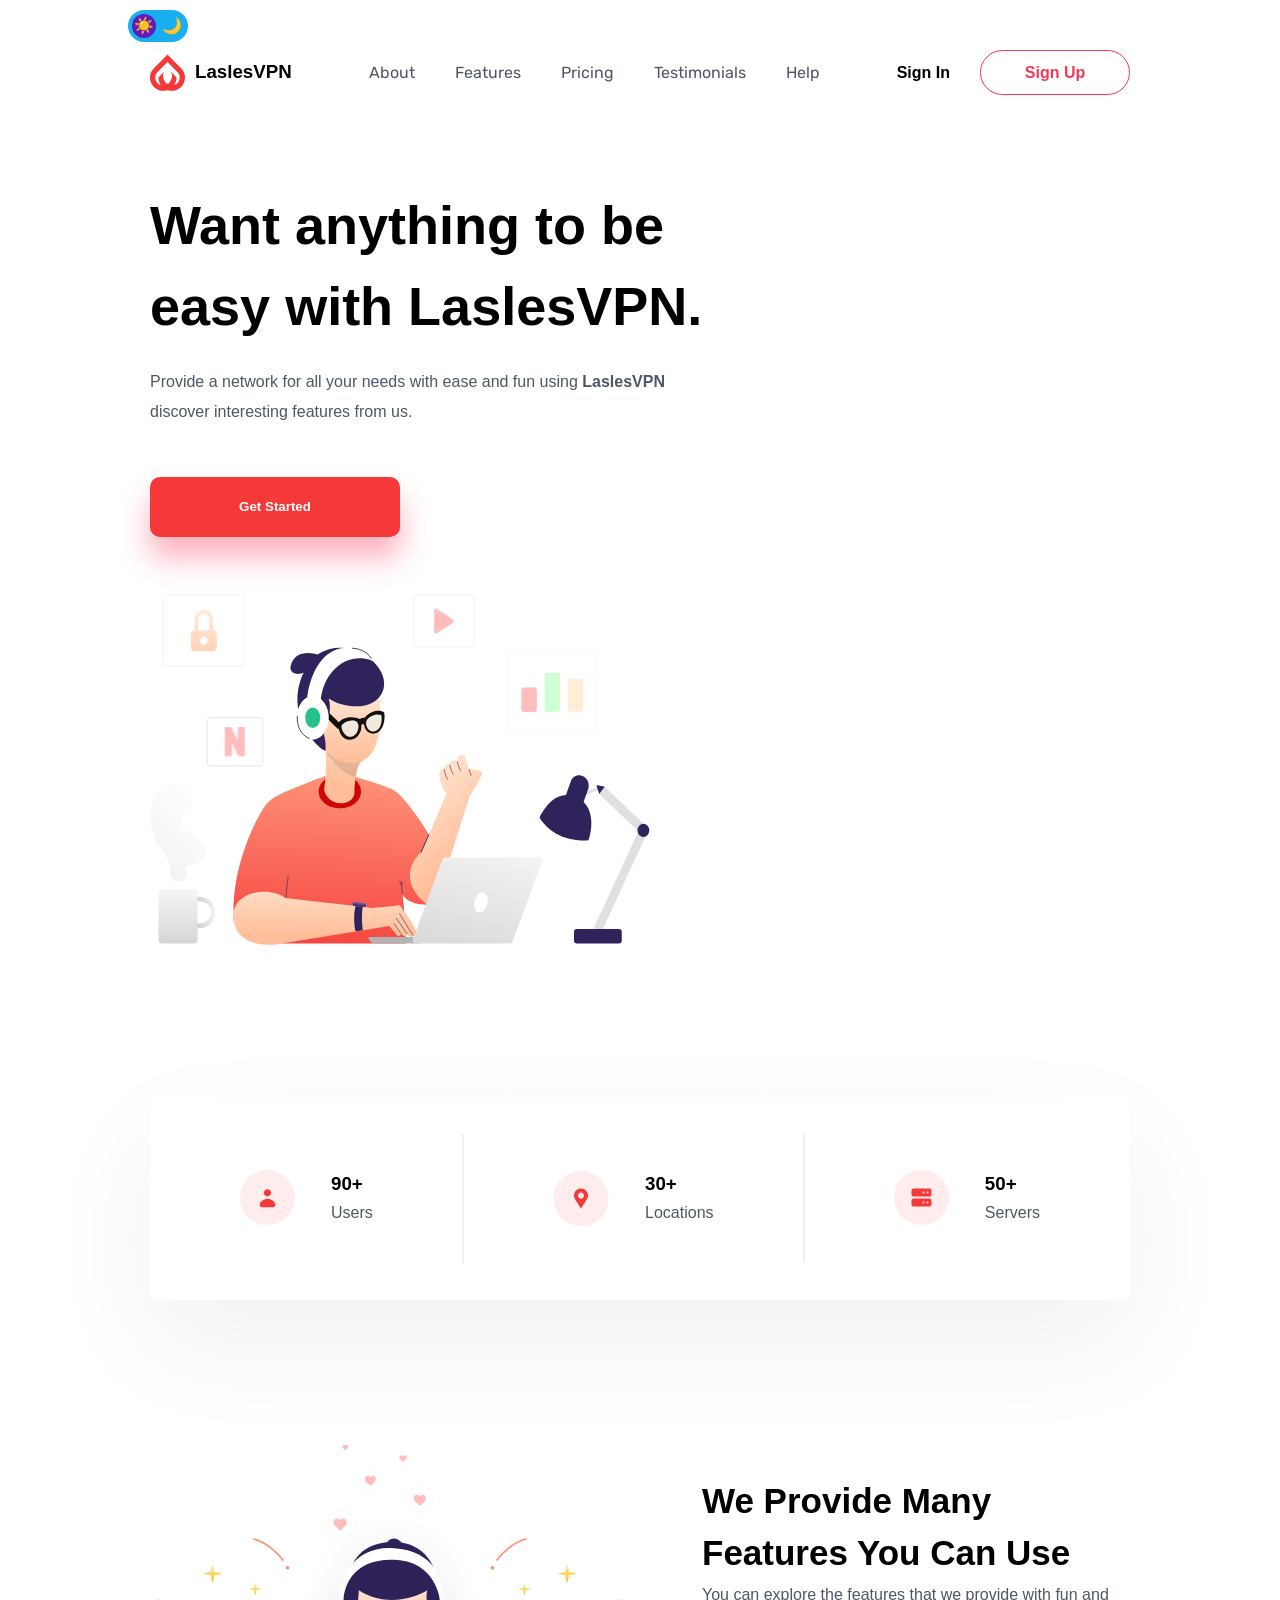
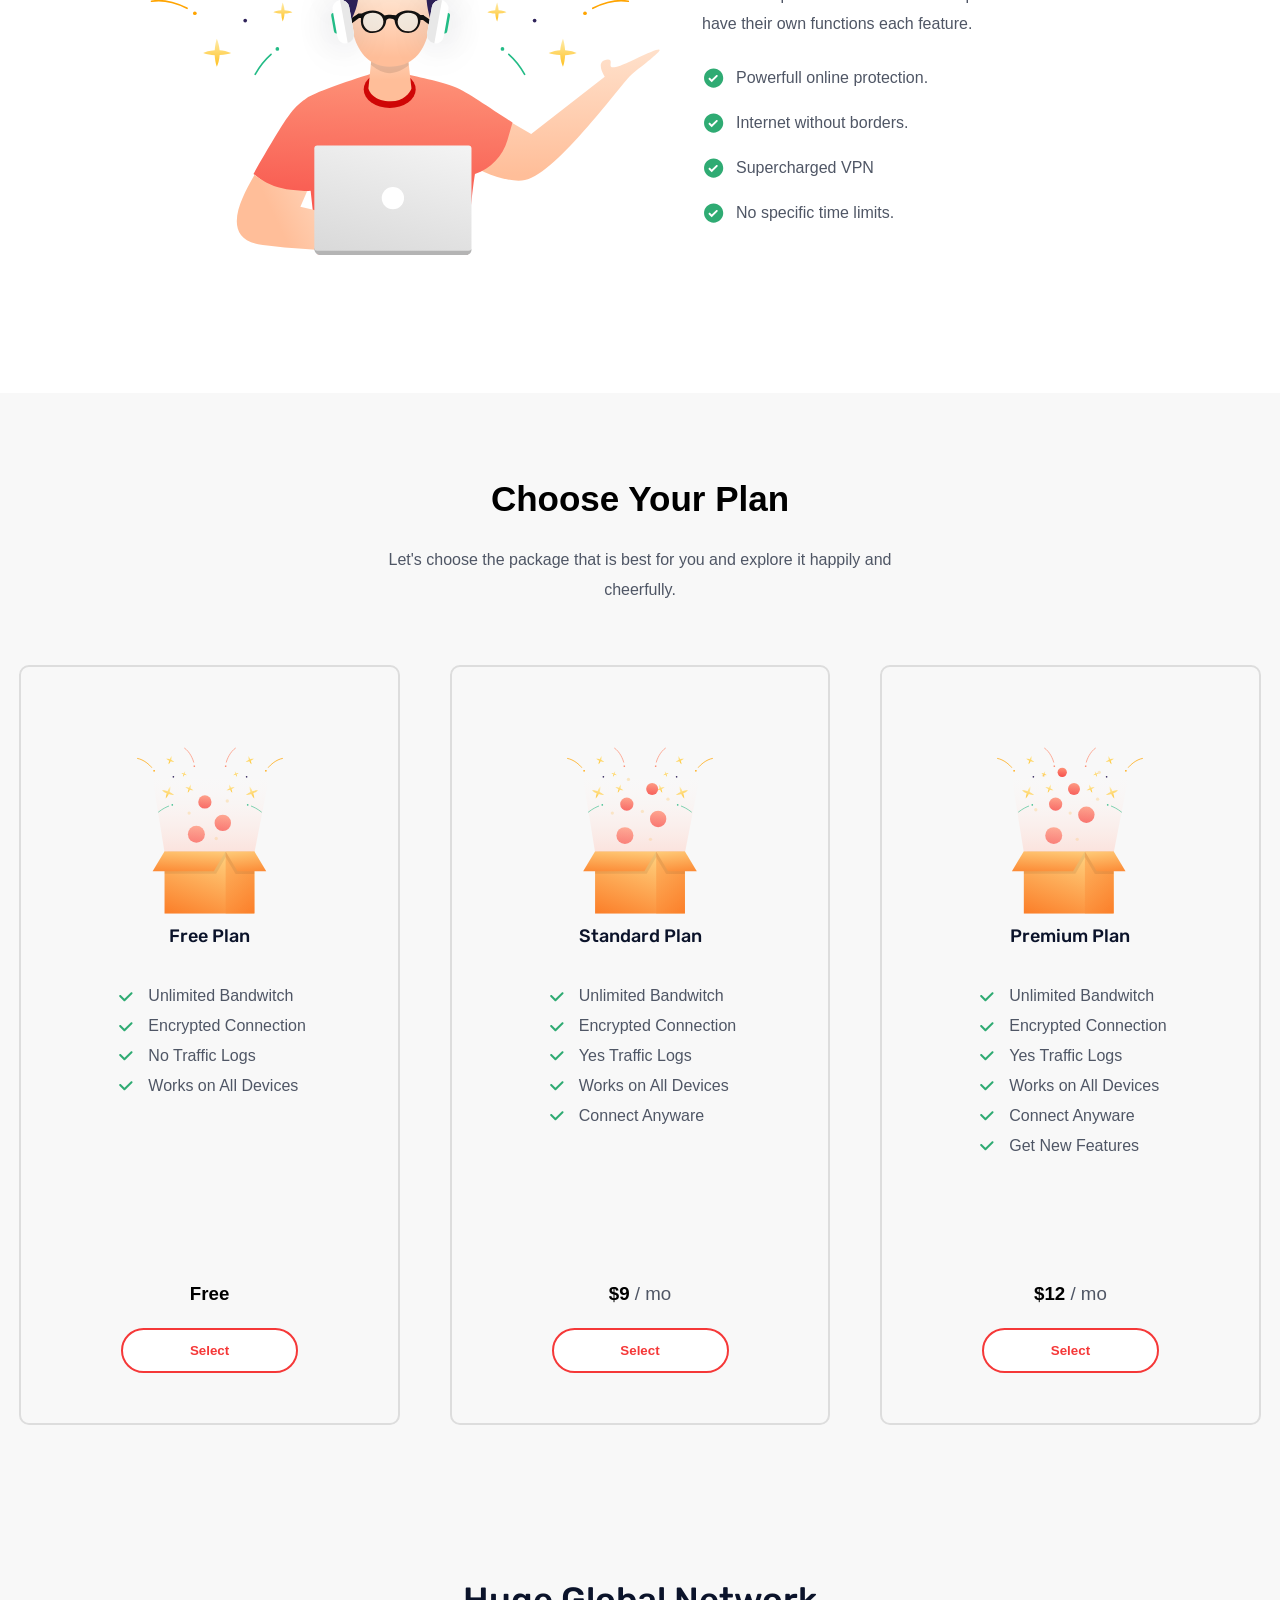
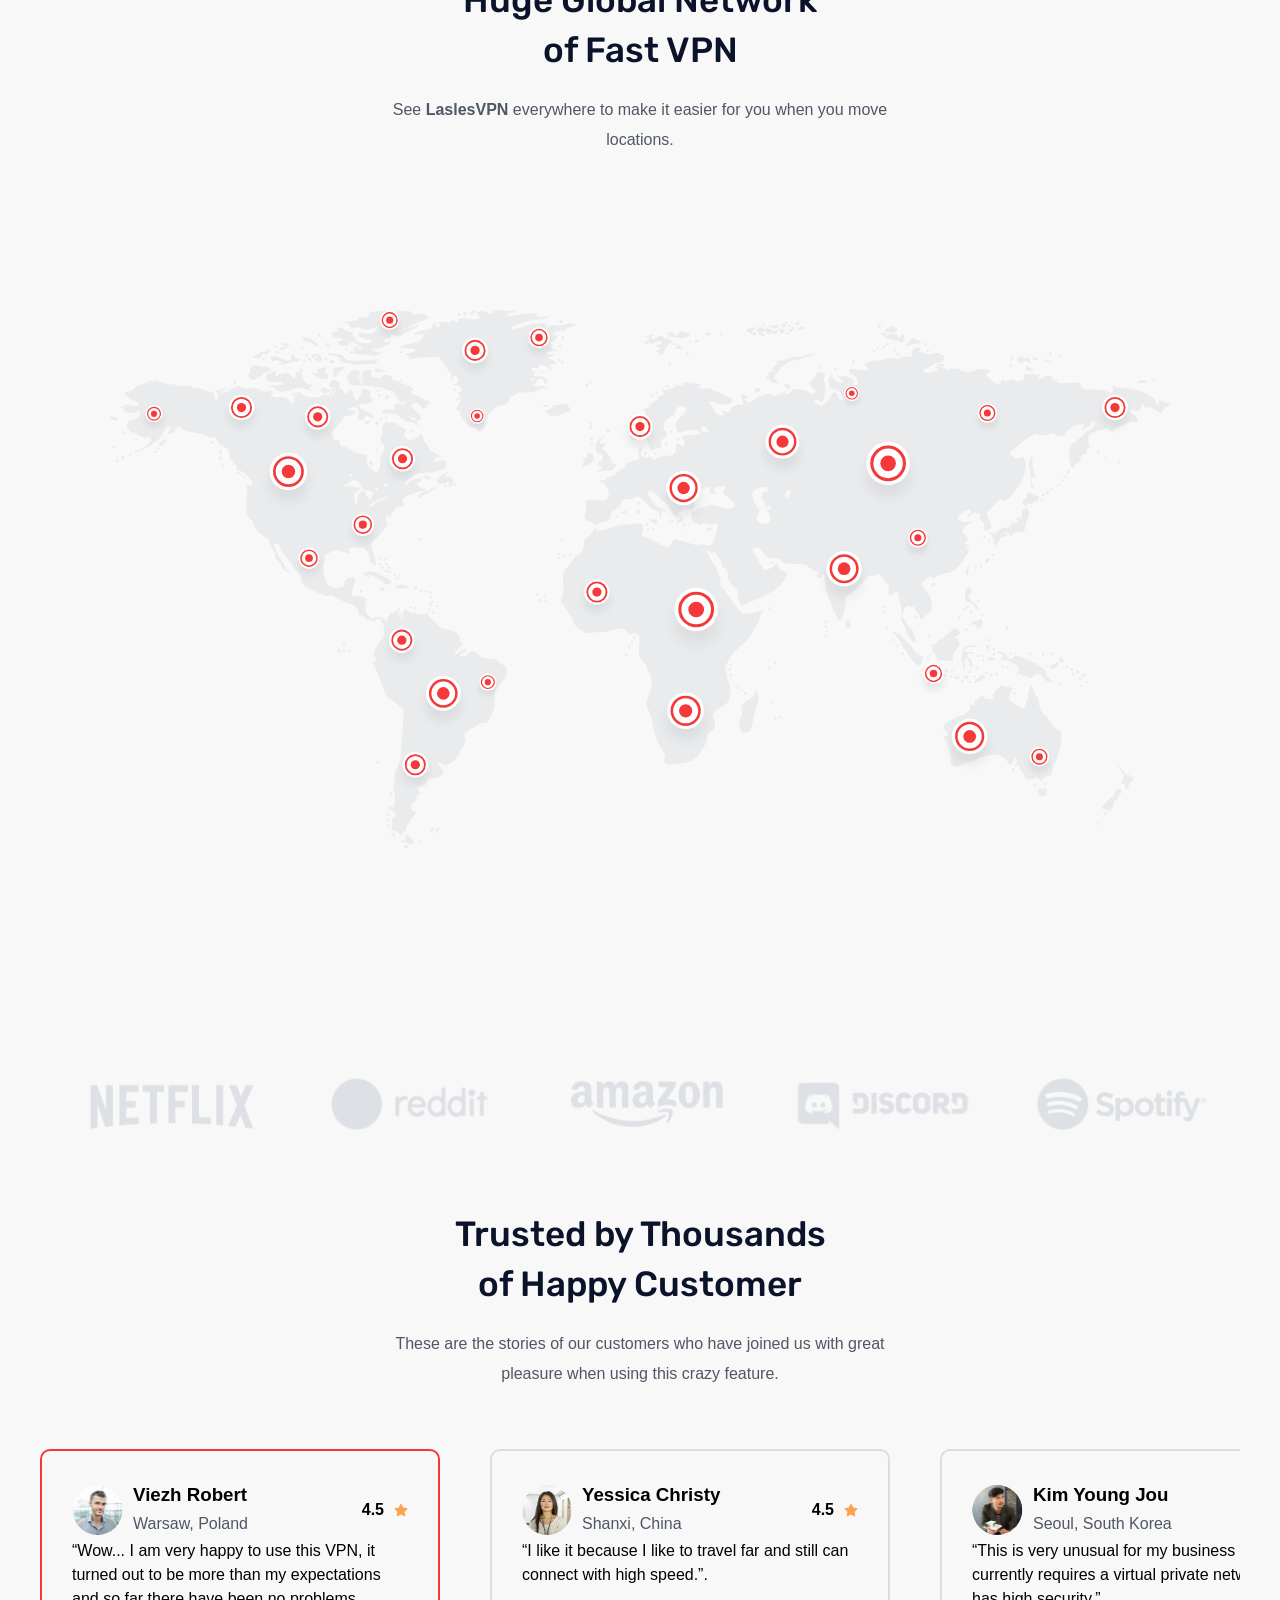
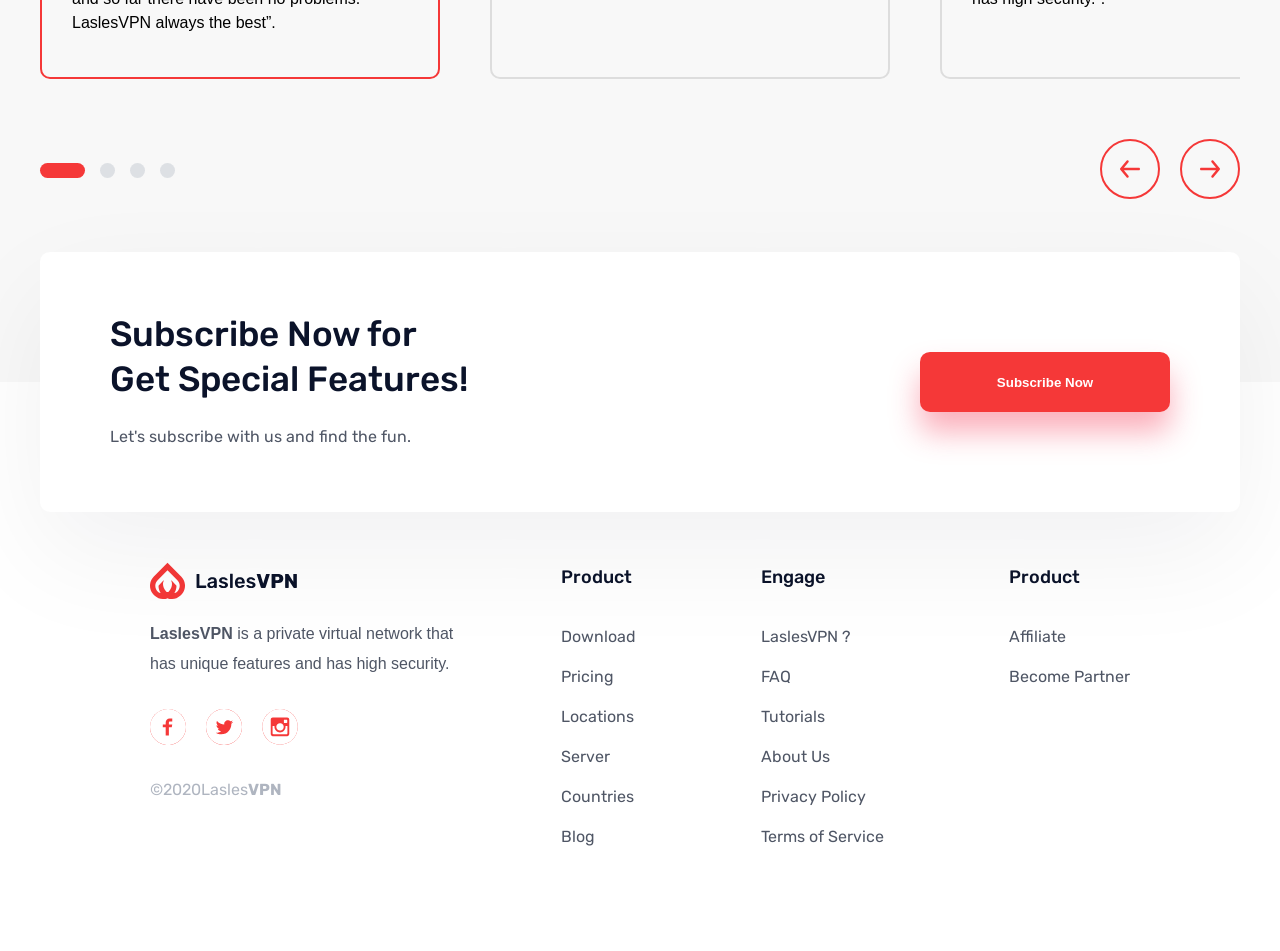
<file: index.html>
<!DOCTYPE html>
<html lang="en">
<head>
    <meta charset="UTF-8">
    <meta name="viewport" content="width=device-width, initial-scale=1.0">
    <link rel="preconnect" href="https://fonts.googleapis.com">
    <link rel="preconnect" href="https://fonts.gstatic.com/" crossorigin>
    <link href="https://fonts.googleapis.com/css2?family=Rubik:ital,wght@0,300..900;1,300..900&display=swap" rel="stylesheet">
    <link href="style.css" rel="stylesheet">
    <title>Document</title>
</head>
<body>
    <label class="theme-switch">
        <input type="checkbox" id="themeToggle">
            <span class="slider">
            <span class="icon sun">☀️</span>
            <span class="icon moon">🌙</span>
        </span>
    </label>

    
    <div class="navBlockMobile" id="menuOverlay">
        <div class="containerBurger">
            <button class="closeBtn" id="closeBtn"><svg xmlns="http://www.w3.org/2000/svg" width="24" height="24" viewBox="0 0 24 24" fill="none" stroke="currentColor" stroke-width="2" stroke-linecap="round" stroke-linejoin="round">
                <line x1="18" y1="6" x2="6" y2="18" />
                <line x1="6" y1="6" x2="18" y2="18" />
            </svg>
            </button>
            <div class="logo">
                <svg width="35" height="37" viewBox="0 0 35 37" fill="none" xmlns="http://www.w3.org/2000/svg">
                        <path d="M31.1473 14.1548L31.1255 14.1329C31.1238 14.1317 31.1224 14.1301 31.1215 14.1282L17.5006 0.463623L3.87983 14.1278C3.87826 14.1294 3.8758 14.1326 3.8758 14.1326L3.85333 14.1544C1.77053 16.2556 0.447586 18.9949 0.0948177 21.9369C-0.25795 24.8789 0.379698 27.8549 1.90639 30.3916C3.43309 32.9284 5.76122 34.8805 8.52069 35.9373C11.2802 36.9942 14.3126 37.0954 17.136 36.2247C17.3735 36.1519 17.6275 36.1519 17.8651 36.2247C20.6882 37.0951 23.7205 36.9938 26.4798 35.9368C29.2391 34.8798 31.567 32.9279 33.0936 30.3913C34.6202 27.8547 35.2579 24.8789 34.9053 21.9371C34.5526 18.9952 33.2299 16.2559 31.1473 14.1548ZM8.7232 23.1654C8.65689 23.2319 8.6043 23.311 8.56844 23.3978C8.53256 23.4846 8.5141 23.5777 8.51412 23.6718C8.53835 26.0835 9.21776 28.4427 10.4792 30.4959C10.5079 30.5425 10.5211 30.597 10.517 30.6515C10.513 30.706 10.4918 30.7579 10.4566 30.7997C10.4213 30.8415 10.3738 30.871 10.3209 30.8841C10.2679 30.8971 10.2122 30.8931 10.1616 30.8724C9.21332 30.4723 8.35182 29.8906 7.62531 29.1599C6.13646 27.6661 5.29946 25.6404 5.2981 23.528C5.29675 21.4155 6.13117 19.3888 7.61812 17.8932L17.5006 7.98018L27.3826 17.8932C28.8698 19.3887 29.7045 21.4154 29.703 23.528C29.7018 25.6404 28.8647 27.6661 27.3757 29.1599C26.6492 29.8906 25.7877 30.4723 24.8396 30.8724C24.7889 30.8931 24.7332 30.8971 24.6802 30.8841C24.6273 30.871 24.5798 30.8414 24.5445 30.7997C24.5093 30.7579 24.488 30.706 24.484 30.6513C24.4799 30.5968 24.4931 30.5423 24.5218 30.4957C25.7835 28.4427 26.4633 26.0835 26.4879 23.6718C26.4879 23.5777 26.4692 23.4846 26.4332 23.3976C26.3971 23.3106 26.3444 23.2318 26.2779 23.1652L21.6037 18.1916C21.557 18.1526 21.4985 18.1312 21.4378 18.1312C21.3773 18.1312 21.3186 18.1526 21.2721 18.1916C21.2255 18.2304 21.1942 18.2845 21.1833 18.3444C21.1724 18.4042 21.1828 18.4657 21.2127 18.5187C23.0281 21.8143 21.467 26.548 18.8637 29.1599L18.85 29.1737C18.4907 29.5303 18.0056 29.7302 17.5002 29.73C16.9948 29.7298 16.5098 29.5296 16.1508 29.1728L16.1382 29.1599C13.5339 26.548 11.9736 21.8148 13.7893 18.5194C13.8192 18.4664 13.8296 18.4049 13.8187 18.3451C13.8079 18.2852 13.7764 18.2311 13.7299 18.1923C13.6834 18.1533 13.6247 18.1319 13.5642 18.1319C13.5036 18.1319 13.4449 18.1533 13.3984 18.1923L8.7232 23.1654Z" fill="#F53838"/>
                    </svg>
                <h3>LaslesVPN</h3>
            </div>
        <ul>
            <li><a href="#">About</a></li>
            <li><a href="#">Features</a></li>
            <li><a href="#">Pricing</a></li>
            <li><a href="#">Testimonials</a></li>
            <li><a href="#">Help</a></li>
        </ul>
        </div>
        
    </div>
    <svg style="display: none;">
        <symbol id="check-icon" viewBox="0 0 25 25" fill="none" xmlns="http://www.w3.org/2000/svg">
                <path d="M12.1215 2.54932C6.60746 2.54932 2.12146 7.03532 2.12146 12.5493C2.12146 18.0633 6.60746 22.5493 12.1215 22.5493C17.6355 22.5493 22.1215 18.0633 22.1215 12.5493C22.1215 7.03532 17.6355 2.54932 12.1215 2.54932ZM10.1225 16.9623L7.11691 13.9632C6.72616 13.5733 6.72537 12.9405 7.11515 12.5496C7.50517 12.1585 8.13847 12.1578 8.52939 12.548L10.1205 14.1363L14.7075 9.54932C15.0979 9.15885 15.731 9.15885 16.1215 9.54932C16.5119 9.93978 16.5119 10.5729 16.1215 10.9633L10.1225 16.9623Z" fill="#2FAB73"/>
            </symbol>
    </svg>
    <svg style="display: none;">
        <symbol id="check-icon2"viewBox="0 0 25 25" fill="none" xmlns="http://www.w3.org/2000/svg">
            <path d="M11.4487 17.2795C11.3174 17.2798 11.1874 17.2542 11.0661 17.204C10.9448 17.1539 10.8345 17.0804 10.7417 16.9875L6.4997 12.7445C6.40412 12.6524 6.32786 12.5421 6.27537 12.4201C6.22288 12.2981 6.1952 12.1669 6.19395 12.0342C6.19271 11.9014 6.21792 11.7697 6.26811 11.6468C6.3183 11.5238 6.39248 11.4121 6.4863 11.3182C6.58013 11.2242 6.69173 11.1499 6.81458 11.0995C6.93744 11.0491 7.0691 11.0237 7.20188 11.0248C7.33466 11.0259 7.4659 11.0534 7.58794 11.1057C7.70998 11.158 7.82038 11.2341 7.9127 11.3295L11.4477 14.8645L17.8127 8.50155C18.0002 8.31391 18.2546 8.20844 18.5198 8.20834C18.7851 8.20825 19.0396 8.31354 19.2272 8.50105C19.4148 8.68855 19.5203 8.94292 19.5204 9.20819C19.5205 9.47346 19.4152 9.72791 19.2277 9.91555L12.1557 16.9875C12.0629 17.0804 11.9526 17.1539 11.8313 17.204C11.71 17.2542 11.58 17.2798 11.4487 17.2795Z" fill="#2FAB73"/>        
        </symbol> 
    </svg>
    <div class="registrationWindow" id="registrationWindow">
        <button class="closeReg" id="closeReg">X</button>
        <div class="regInput">
            <div class="logoInput">
                <svg width="35" height="37" viewBox="0 0 35 37" fill="none" xmlns="http://www.w3.org/2000/svg">
                    <path d="M31.1473 14.1548L31.1255 14.1329C31.1238 14.1317 31.1224 14.1301 31.1215 14.1282L17.5006 0.463623L3.87983 14.1278C3.87826 14.1294 3.8758 14.1326 3.8758 14.1326L3.85333 14.1544C1.77053 16.2556 0.447586 18.9949 0.0948177 21.9369C-0.25795 24.8789 0.379698 27.8549 1.90639 30.3916C3.43309 32.9284 5.76122 34.8805 8.52069 35.9373C11.2802 36.9942 14.3126 37.0954 17.136 36.2247C17.3735 36.1519 17.6275 36.1519 17.8651 36.2247C20.6882 37.0951 23.7205 36.9938 26.4798 35.9368C29.2391 34.8798 31.567 32.9279 33.0936 30.3913C34.6202 27.8547 35.2579 24.8789 34.9053 21.9371C34.5526 18.9952 33.2299 16.2559 31.1473 14.1548ZM8.7232 23.1654C8.65689 23.2319 8.6043 23.311 8.56844 23.3978C8.53256 23.4846 8.5141 23.5777 8.51412 23.6718C8.53835 26.0835 9.21776 28.4427 10.4792 30.4959C10.5079 30.5425 10.5211 30.597 10.517 30.6515C10.513 30.706 10.4918 30.7579 10.4566 30.7997C10.4213 30.8415 10.3738 30.871 10.3209 30.8841C10.2679 30.8971 10.2122 30.8931 10.1616 30.8724C9.21332 30.4723 8.35182 29.8906 7.62531 29.1599C6.13646 27.6661 5.29946 25.6404 5.2981 23.528C5.29675 21.4155 6.13117 19.3888 7.61812 17.8932L17.5006 7.98018L27.3826 17.8932C28.8698 19.3887 29.7045 21.4154 29.703 23.528C29.7018 25.6404 28.8647 27.6661 27.3757 29.1599C26.6492 29.8906 25.7877 30.4723 24.8396 30.8724C24.7889 30.8931 24.7332 30.8971 24.6802 30.8841C24.6273 30.871 24.5798 30.8414 24.5445 30.7997C24.5093 30.7579 24.488 30.706 24.484 30.6513C24.4799 30.5968 24.4931 30.5423 24.5218 30.4957C25.7835 28.4427 26.4633 26.0835 26.4879 23.6718C26.4879 23.5777 26.4692 23.4846 26.4332 23.3976C26.3971 23.3106 26.3444 23.2318 26.2779 23.1652L21.6037 18.1916C21.557 18.1526 21.4985 18.1312 21.4378 18.1312C21.3773 18.1312 21.3186 18.1526 21.2721 18.1916C21.2255 18.2304 21.1942 18.2845 21.1833 18.3444C21.1724 18.4042 21.1828 18.4657 21.2127 18.5187C23.0281 21.8143 21.467 26.548 18.8637 29.1599L18.85 29.1737C18.4907 29.5303 18.0056 29.7302 17.5002 29.73C16.9948 29.7298 16.5098 29.5296 16.1508 29.1728L16.1382 29.1599C13.5339 26.548 11.9736 21.8148 13.7893 18.5194C13.8192 18.4664 13.8296 18.4049 13.8187 18.3451C13.8079 18.2852 13.7764 18.2311 13.7299 18.1923C13.6834 18.1533 13.6247 18.1319 13.5642 18.1319C13.5036 18.1319 13.4449 18.1533 13.3984 18.1923L8.7232 23.1654Z" fill="#F53838"/>
                </svg>
            
                <h3>LaslesVPN</h3>
                <h3>Hello! Welcome back!</h3>
                <a href="#" id="aReg">Do you have an account?</a>
            </div>
            <div class="containerInput">
                <input class="inputArea" id="login" placeholder="Enter name" maxlength="15">
                <input class="inputArea" id="login" placeholder="Enter last name" maxlength="15">
                <input class="inputArea" id="login" placeholder="Create a login" maxlength="30">
                <input class="inputArea" id="login" placeholder="Create a password" maxlength="30">
                <button class="buttonIn">Log in</button>
            </div>
        </div>
    </div>
    <div class="loginWindow" id="loginWindow">
        <button class="closeLog" id="closeLog">X</button>
        <div class="logoInput">
            <svg width="35" height="37" viewBox="0 0 35 37" fill="none" xmlns="http://www.w3.org/2000/svg">
                <path d="M31.1473 14.1548L31.1255 14.1329C31.1238 14.1317 31.1224 14.1301 31.1215 14.1282L17.5006 0.463623L3.87983 14.1278C3.87826 14.1294 3.8758 14.1326 3.8758 14.1326L3.85333 14.1544C1.77053 16.2556 0.447586 18.9949 0.0948177 21.9369C-0.25795 24.8789 0.379698 27.8549 1.90639 30.3916C3.43309 32.9284 5.76122 34.8805 8.52069 35.9373C11.2802 36.9942 14.3126 37.0954 17.136 36.2247C17.3735 36.1519 17.6275 36.1519 17.8651 36.2247C20.6882 37.0951 23.7205 36.9938 26.4798 35.9368C29.2391 34.8798 31.567 32.9279 33.0936 30.3913C34.6202 27.8547 35.2579 24.8789 34.9053 21.9371C34.5526 18.9952 33.2299 16.2559 31.1473 14.1548ZM8.7232 23.1654C8.65689 23.2319 8.6043 23.311 8.56844 23.3978C8.53256 23.4846 8.5141 23.5777 8.51412 23.6718C8.53835 26.0835 9.21776 28.4427 10.4792 30.4959C10.5079 30.5425 10.5211 30.597 10.517 30.6515C10.513 30.706 10.4918 30.7579 10.4566 30.7997C10.4213 30.8415 10.3738 30.871 10.3209 30.8841C10.2679 30.8971 10.2122 30.8931 10.1616 30.8724C9.21332 30.4723 8.35182 29.8906 7.62531 29.1599C6.13646 27.6661 5.29946 25.6404 5.2981 23.528C5.29675 21.4155 6.13117 19.3888 7.61812 17.8932L17.5006 7.98018L27.3826 17.8932C28.8698 19.3887 29.7045 21.4154 29.703 23.528C29.7018 25.6404 28.8647 27.6661 27.3757 29.1599C26.6492 29.8906 25.7877 30.4723 24.8396 30.8724C24.7889 30.8931 24.7332 30.8971 24.6802 30.8841C24.6273 30.871 24.5798 30.8414 24.5445 30.7997C24.5093 30.7579 24.488 30.706 24.484 30.6513C24.4799 30.5968 24.4931 30.5423 24.5218 30.4957C25.7835 28.4427 26.4633 26.0835 26.4879 23.6718C26.4879 23.5777 26.4692 23.4846 26.4332 23.3976C26.3971 23.3106 26.3444 23.2318 26.2779 23.1652L21.6037 18.1916C21.557 18.1526 21.4985 18.1312 21.4378 18.1312C21.3773 18.1312 21.3186 18.1526 21.2721 18.1916C21.2255 18.2304 21.1942 18.2845 21.1833 18.3444C21.1724 18.4042 21.1828 18.4657 21.2127 18.5187C23.0281 21.8143 21.467 26.548 18.8637 29.1599L18.85 29.1737C18.4907 29.5303 18.0056 29.7302 17.5002 29.73C16.9948 29.7298 16.5098 29.5296 16.1508 29.1728L16.1382 29.1599C13.5339 26.548 11.9736 21.8148 13.7893 18.5194C13.8192 18.4664 13.8296 18.4049 13.8187 18.3451C13.8079 18.2852 13.7764 18.2311 13.7299 18.1923C13.6834 18.1533 13.6247 18.1319 13.5642 18.1319C13.5036 18.1319 13.4449 18.1533 13.3984 18.1923L8.7232 23.1654Z" fill="#F53838"/>
            </svg>
            
            <h3>LaslesVPN</h3>
            <h3>Hello! Welcome back!</h3>
            <a href="#" id="aInpt">Don't have an account yet?</a>
        </div>
        <div class="containerInput">
            <input class="inputArea" id="login" placeholder="Enter your login" maxlength="30">
            <input class="inputArea" id="Password" placeholder="Enter your Password" maxlength="30">
            <button class="buttonIn">Log in</button>
        </div>
        
    </div>
    <header>
            <div class="contentMain">
                <div class="svg">
                    <button class="burger" id="burgerBtn">
                    <span ></span>
                    <span ></span>
                    <span ></span>
                </button>
                    <svg width="35" height="37" viewBox="0 0 35 37" fill="none" xmlns="http://www.w3.org/2000/svg">
                        <path d="M31.1473 14.1548L31.1255 14.1329C31.1238 14.1317 31.1224 14.1301 31.1215 14.1282L17.5006 0.463623L3.87983 14.1278C3.87826 14.1294 3.8758 14.1326 3.8758 14.1326L3.85333 14.1544C1.77053 16.2556 0.447586 18.9949 0.0948177 21.9369C-0.25795 24.8789 0.379698 27.8549 1.90639 30.3916C3.43309 32.9284 5.76122 34.8805 8.52069 35.9373C11.2802 36.9942 14.3126 37.0954 17.136 36.2247C17.3735 36.1519 17.6275 36.1519 17.8651 36.2247C20.6882 37.0951 23.7205 36.9938 26.4798 35.9368C29.2391 34.8798 31.567 32.9279 33.0936 30.3913C34.6202 27.8547 35.2579 24.8789 34.9053 21.9371C34.5526 18.9952 33.2299 16.2559 31.1473 14.1548ZM8.7232 23.1654C8.65689 23.2319 8.6043 23.311 8.56844 23.3978C8.53256 23.4846 8.5141 23.5777 8.51412 23.6718C8.53835 26.0835 9.21776 28.4427 10.4792 30.4959C10.5079 30.5425 10.5211 30.597 10.517 30.6515C10.513 30.706 10.4918 30.7579 10.4566 30.7997C10.4213 30.8415 10.3738 30.871 10.3209 30.8841C10.2679 30.8971 10.2122 30.8931 10.1616 30.8724C9.21332 30.4723 8.35182 29.8906 7.62531 29.1599C6.13646 27.6661 5.29946 25.6404 5.2981 23.528C5.29675 21.4155 6.13117 19.3888 7.61812 17.8932L17.5006 7.98018L27.3826 17.8932C28.8698 19.3887 29.7045 21.4154 29.703 23.528C29.7018 25.6404 28.8647 27.6661 27.3757 29.1599C26.6492 29.8906 25.7877 30.4723 24.8396 30.8724C24.7889 30.8931 24.7332 30.8971 24.6802 30.8841C24.6273 30.871 24.5798 30.8414 24.5445 30.7997C24.5093 30.7579 24.488 30.706 24.484 30.6513C24.4799 30.5968 24.4931 30.5423 24.5218 30.4957C25.7835 28.4427 26.4633 26.0835 26.4879 23.6718C26.4879 23.5777 26.4692 23.4846 26.4332 23.3976C26.3971 23.3106 26.3444 23.2318 26.2779 23.1652L21.6037 18.1916C21.557 18.1526 21.4985 18.1312 21.4378 18.1312C21.3773 18.1312 21.3186 18.1526 21.2721 18.1916C21.2255 18.2304 21.1942 18.2845 21.1833 18.3444C21.1724 18.4042 21.1828 18.4657 21.2127 18.5187C23.0281 21.8143 21.467 26.548 18.8637 29.1599L18.85 29.1737C18.4907 29.5303 18.0056 29.7302 17.5002 29.73C16.9948 29.7298 16.5098 29.5296 16.1508 29.1728L16.1382 29.1599C13.5339 26.548 11.9736 21.8148 13.7893 18.5194C13.8192 18.4664 13.8296 18.4049 13.8187 18.3451C13.8079 18.2852 13.7764 18.2311 13.7299 18.1923C13.6834 18.1533 13.6247 18.1319 13.5642 18.1319C13.5036 18.1319 13.4449 18.1533 13.3984 18.1923L8.7232 23.1654Z" fill="#F53838"/>
                    </svg>
                    <h3>LaslesVPN</h3>
                </div>
            
                <nav class="navblocks" >
                    <ul class="navblock" id="navID"> 
                        <li><a href="#">About</a></li>
                        <li><a href="#">Features</a></li>
                        <li><a href="#">Pricing</a></li>
                        <li><a href="#">Testimonials</a></li>
                        <li><a href="#">Help</a></li>
                    </ul>
                </nav>
                
                
                <div class="auth-buttons">
                    <button class="sign-in" id="signIn">Sign In</button>
                    <button class="sign-up" id="signUp">Sign Up</button>
                </div>
              
            </div>
        <!--Следующий блок-->
        <div class="centrContent" id="middleBlock">
            <div class="texttitle">
                <h1>Want anything to be easy with LaslesVPN.</h1>
                <p class="p1head">Provide a network for all your needs with ease and fun using <span class="headspan">LaslesVPN </span>discover interesting features from us.</p>
                <button class="but1">Get Started</button>
            </div>
            <div class="svgcont">
                <svg width="500" height="383" viewBox="0 0 545 383" fill="none" xmlns="http://www.w3.org/2000/svg" xmlns:xlink="http://www.w3.org/1999/xlink">
                <path d="M131.327 224.689C141.305 216.907 178.431 202.889 195.747 196.853H215.196C226.738 200.066 252.671 207.791 264.059 212.976C275.448 218.161 296.211 248.866 304.547 263.126L295.477 282.633C272.392 308.215 290.992 330.8 303.304 339.154C284.836 339.154 276.884 331.376 275.217 327.487C277.064 339.241 278.552 368.106 279.065 381.07H143.247V357.51H91.4452C86.6713 298.848 118.853 234.417 131.327 224.689Z" fill="url(#paint0_linear_742_6)"/>
                <ellipse cx="206.938" cy="215.361" rx="23.1256" ry="18.5082" fill="#CF0606"/>
                <path d="M189.769 213.45C192.771 194.065 191.713 176.128 191.244 169.939C191.901 164.145 219.199 174.997 232.331 180.792C224.921 185.006 222.912 206.075 222.834 216.083C223.069 219.376 221.239 226.355 212.047 227.935C196.664 229.937 190.785 219.112 189.769 213.45Z" fill="url(#paint1_linear_742_6)"/>
                <mask id="mask0_742_6" style="mask-type:alpha" maskUnits="userSpaceOnUse" x="189" y="168" width="44" height="61">
                <path d="M189.769 213.45C192.771 194.065 191.713 176.128 191.244 169.939C191.901 164.145 219.199 174.997 232.331 180.792C224.921 185.006 222.912 206.075 222.834 216.083C223.069 219.376 221.239 226.355 212.047 227.935C196.664 229.937 190.785 219.112 189.769 213.45Z" fill="#BABABA"/>
                </mask>
                <g mask="url(#mask0_742_6)">
                <path opacity="0.1" d="M227.787 200.902C209.3 197.662 195.594 179.408 191.052 170.686C201.603 168.241 225.329 164.819 235.818 170.686C246.307 176.553 234.835 193.275 227.787 200.902Z" fill="black"/>
                </g>
                <path d="M222.155 184.341C252.52 182.858 253.387 136.222 250.026 113.089C195.165 60.8648 173.138 101.9 168.982 128.945C174.054 148.028 191.791 185.824 222.155 184.341Z" fill="url(#paint2_linear_742_6)"/>
                <path d="M182.962 66.4749C174.226 63.3823 156.015 61.836 153.052 80.3916C153.052 92.3887 178.831 89.3494 182.962 66.4749Z" fill="#30235B"/>
                <path d="M193.48 128.098L205.852 140.032L204.509 146.992L192.97 135.618L193.48 128.098Z" fill="#111111"/>
                <path d="M180.9 138.83C191.461 148.879 192.146 164.571 191.168 171.161C187.745 170.131 178.186 163.459 167.331 145.008C150.022 105.304 170.876 75.6093 183.467 65.7246C217.204 43.6901 262.311 77.8745 254.426 104.028C246.542 130.181 208.831 124.14 194.835 114.118C197.768 124.003 195.079 133.75 193.368 137.388C186.767 120.09 167.698 126.268 180.9 138.83Z" fill="#30235B"/>
                <path d="M203.509 60.6219C225.975 53.3745 239.658 66.4378 243.691 73.8754C239.16 71.1352 226.602 67.299 212.62 73.8754C190.513 85.2834 185.683 109.609 186.032 120.346L171.393 119.172V113.132C172.737 98.6487 181.042 67.8694 203.509 60.6219Z" fill="white"/>
                <ellipse cx="177.388" cy="135.067" rx="17.1823" ry="23.6088" fill="white"/>
                <ellipse cx="177.388" cy="135.067" rx="17.1823" ry="23.6088" fill="white"/>
                <ellipse cx="177.388" cy="135.067" rx="8.20164" ry="11.2692" fill="#24C28A"/>
                <path opacity="0.5" d="M252.464 131.464C246.095 129.254 239.236 133.967 236.602 136.6C231.814 141.735 239.075 154.792 247.47 148.777C254.186 143.965 253.597 135.231 252.464 131.464Z" fill="#E6FCFF"/>
                <path d="M233.904 135.05C243.115 125.493 251.851 127.126 255.067 129.138C256.929 134.673 255.067 150.849 244.794 152.283C236.576 153.43 233.759 146.294 233.378 142.582C231.816 141.165 230.779 142.387 230.455 143.175C230.725 153.49 223.342 160.468 215.418 158.85C209.079 157.555 206.319 150.44 205.731 147.045H204.421V141.01C212.675 131.932 224.08 134.157 228.75 136.405C229.978 135.321 232.698 135.05 233.904 135.05ZM227.08 143.488C226.537 136.722 219.445 137.573 215.968 138.844C213.581 139.653 208.807 141.894 208.807 144.39C208.807 147.51 210.583 152.45 214.919 154.86C220.907 158.187 227.759 151.947 227.08 143.488ZM251.981 132.113C245.612 129.902 239.792 133.69 237.158 136.322C232.37 141.458 238.66 154.038 247.447 148.778C252.709 145.628 253.114 135.879 251.981 132.113Z" fill="#111111"/>
                <path opacity="0.5" d="M227.103 143.489C226.56 136.722 219.469 137.572 215.991 138.844C213.604 139.652 208.83 141.894 208.83 144.39C208.83 147.51 210.606 152.45 214.942 154.86C220.93 158.188 227.782 151.948 227.103 143.489Z" fill="#E6FCFF"/>
                <path d="M91.4013 357.585C96.743 384.321 128.464 384.375 143.657 381.061L260.766 362.058C262.276 363.531 265.891 367.413 268.275 371.165C270.659 374.916 272.844 372.279 273.638 370.491C277.071 374.668 279.597 372.68 280.432 371.165C283.387 375.344 285.874 373.885 286.748 372.633C290.848 376.06 291.883 373.082 291.888 371.165C286.295 357.862 276.26 344.529 271.942 339.525L242.743 342.528L147.867 331.664C129.868 317.481 84.7241 324.165 91.4013 357.585Z" fill="url(#paint3_linear_742_6)"/>
                <path d="M318.306 317.133C313.016 336.319 305.724 339.671 302.739 338.949C271.32 315.337 284.811 291.141 295.484 281.995L323.304 217.664C319.277 214.126 314.789 203.059 315.249 196.08C315.617 190.497 319.008 190.31 320.658 190.915C321.118 185.13 324.839 185.314 326.642 186.129C328.207 179.822 332.741 181.175 334.812 182.639C335.088 173.954 340.451 175.144 343.097 176.824L347.743 190.915C349.641 191.211 354.043 191.895 356.468 192.267C359.499 192.731 363.357 193.35 361.428 198.146C359.885 201.984 352.06 215.115 348.34 221.201C340.533 245.184 323.597 297.946 318.306 317.133Z" fill="url(#paint4_linear_742_6)"/>
                <path d="M238.223 374.167H299.487V374.167C299.487 377.979 296.397 381.07 292.585 381.07H245.126C241.314 381.07 238.223 377.979 238.223 374.167V374.167Z" fill="#B4B4B4"/>
                <path d="M318.978 289.332C319.429 288.118 320.587 287.313 321.881 287.313H424.713C426.871 287.313 428.367 289.464 427.616 291.487L395.113 379.05C394.663 380.264 393.505 381.07 392.21 381.07H289.378C287.22 381.07 285.724 378.918 286.475 376.895L318.978 289.332Z" fill="url(#paint5_linear_742_6)"/>
                <path d="M147.903 331.632L150.65 307.343" stroke="#30235B" stroke-width="0.619401"/>
                <path d="M275.133 327.631C274.721 324.78 274.021 317.889 274.515 313.134" stroke="#30235B" stroke-width="0.619401"/>
                <path d="M274.387 318.451L272.023 313.072" stroke="#30235B" stroke-width="0.619401"/>
                <path d="M273.551 370.269L265.877 359.392" stroke="#30235B" stroke-width="0.619401"/>
                <path d="M280.343 370.807L268.367 353.352" stroke="#30235B" stroke-width="0.619401"/>
                <path d="M286.639 372.407L271.753 348.319" stroke="#30235B" stroke-width="0.619401"/>
                <path d="M320.654 191.019C321.064 193.415 322.402 199.078 324.473 202.566" stroke="#30235B" stroke-width="0.619401"/>
                <path d="M334.838 182.69C335.465 185.162 337.098 190.737 338.611 193.262" stroke="#30235B" stroke-width="0.619401"/>
                <path d="M326.559 186.282C327.297 188.973 329.131 194.889 330.558 197.026" stroke="#30235B" stroke-width="0.619401"/>
                <path d="M347.684 190.906L349.967 198.408" stroke="#30235B" stroke-width="0.619401"/>
                <ellipse cx="7.1048" cy="11.2438" rx="7.1048" ry="11.2438" transform="matrix(0.926368 0.376619 -0.306771 0.951783 357.669 323.046)" fill="white"/>
                <rect width="123.606" height="9.47058" transform="matrix(-0.41863 0.908157 -0.864487 -0.502655 541.692 261.004)" fill="#E0E0E0"/>
                <rect x="462.177" y="365.447" width="52.0371" height="15.6235" rx="3.09701" fill="#30235B"/>
                <rect width="63.6652" height="9.89662" transform="matrix(-0.724907 -0.688847 0.601712 -0.798713 535.737 262.019)" fill="#E0E0E0"/>
                <rect width="18.0549" height="3.53164" transform="matrix(-0.940244 0.3405 -0.275953 -0.961171 490.567 213.653)" fill="#E0E0E0"/>
                <ellipse cx="537.8" cy="257.849" rx="6.44052" ry="7.23339" fill="#30235B"/>
                <path d="M486.54 208.427L495.563 210.308L489.601 218.144L486.54 208.427Z" fill="#30235B"/>
                <path d="M458.741 204.193C460.652 198.803 466.433 196.326 471.653 198.66V198.66C476.873 200.994 479.557 207.256 477.646 212.646L471.596 229.715L452.691 221.262L458.741 204.193Z" fill="#30235B"/>
                <path d="M464.432 221.591C443.451 212.339 429.492 233.065 424.564 244.042C439.131 267.368 465.816 269.764 477.91 268.59C482.159 256.779 485.412 230.843 464.432 221.591Z" fill="#30235B"/>
                <path d="M40.2745 309.441C26.7745 318.722 22.5264 310.258 22.0899 304.867C22.0899 297.024 22.0899 290.489 12.9251 278.888C-9.18723 251.44 -2.2044 207.653 28.3455 204.875C58.8953 202.098 50.0213 223.828 39.2561 237.879C28.5122 251.902 35.3014 256.161 51.3805 266.248L51.4761 266.308C72.4246 280.522 54.9675 293.266 44.6387 295.554C34.31 297.841 43.184 304.867 40.2745 309.441Z" fill="url(#paint6_linear_742_6)"/>
                <path d="M173.919 157.483C169.135 156.355 159.646 149.308 160.502 133.118" stroke="#30235B" stroke-width="0.949425"/>
                <path d="M241.314 70.6571C238.709 66.3154 232.556 59.8983 220.153 59.2402" stroke="#30235B" stroke-width="0.949425"/>
                <path d="M70.8947 348.499C72.0253 333.953 60.1874 330.341 52.7747 330.271C51.7543 330.262 50.8957 330.981 50.6299 331.966C50.2112 333.518 51.4147 335.042 53.015 335.194C59.5144 335.809 68.0529 338.976 66.4513 348.499C64.9151 357.633 58.0069 359.543 52.9167 359.266C51.316 359.179 49.788 360.358 49.788 361.961C49.788 363.115 50.5919 364.125 51.7381 364.251C58.6591 365.014 69.7847 362.779 70.8947 348.499Z" fill="url(#paint7_linear_742_6)"/>
                <path d="M51.9276 325.094V377.973C51.9276 379.683 50.5411 381.07 48.8306 381.07H12.338C10.6276 381.07 9.241 379.683 9.241 377.973L9.24103 325.094C9.24104 323.384 10.6276 321.997 12.338 321.997H48.8306C50.5411 321.997 51.9276 323.384 51.9276 325.094Z" fill="url(#paint8_linear_742_6)"/>
                <path d="M295.447 281.938L303.987 262.272" stroke="#30235B" stroke-width="0.949425"/>
                <path d="M224.084 340.283C221.245 351.043 222.901 363.199 224.084 367.932L231.977 366.675C230.331 352.574 231.291 343.857 231.977 341.262L224.084 340.283Z" fill="#30235B"/>
                <rect width="14.9503" height="4.34202" rx="2.17101" transform="matrix(0.993066 0.117558 -0.0934391 0.995625 220.957 335.674)" fill="url(#paint9_linear_742_6)"/>
                <rect opacity="0.5" x="287.588" y="1.17599" width="65.5859" height="57.2037" rx="2.54344" stroke="#F0F0F0" stroke-width="1.89885"/>
                <path d="M329.99 27.778C331.361 28.6668 331.361 30.8889 329.99 31.7777L312.829 42.9052C311.458 43.7941 309.745 42.683 309.745 40.9053V18.6504C309.745 16.8727 311.458 15.7616 312.829 16.6505L329.99 27.778Z" fill="#FF7979"/>
                <rect opacity="0.5" x="300.696" y="8.57031" width="37.9154" height="39.2283" fill="white"/>
                <rect opacity="0.5" x="14.2141" y="1.0588" width="88.8152" height="77.5477" rx="3.7977" stroke="#F0F0F0" stroke-width="1.89885"/>
                <path d="M68.7619 39.8329C69.8376 39.8329 70.8693 40.3128 71.6299 41.1671C72.3906 42.0214 72.8179 43.1801 72.8179 44.3882V58.0544C72.8179 59.2626 72.3906 60.4212 71.6299 61.2755C70.8693 62.1299 69.8376 62.6098 68.7619 62.6098H48.4816C47.4058 62.6098 46.3742 62.1299 45.6135 61.2755C44.8528 60.4212 44.4255 59.2626 44.4255 58.0544V44.3882C44.4255 43.1801 44.8528 42.0214 45.6135 41.1671C46.3742 40.3128 47.4058 39.8329 48.4816 39.8329V28.4444C48.4816 25.424 49.5499 22.5273 51.4515 20.3915C53.3532 18.2558 55.9324 17.0559 58.6217 17.0559C61.311 17.0559 63.8902 18.2558 65.7919 20.3915C67.6935 22.5273 68.7619 25.424 68.7619 28.4444V39.8329ZM58.6217 55.7767C59.6974 55.7767 60.7291 55.2968 61.4898 54.4425C62.2504 53.5882 62.6778 52.4295 62.6778 51.2213C62.6778 50.0132 62.2504 48.8545 61.4898 48.0002C60.7291 47.1459 59.6974 46.6659 58.6217 46.6659C57.546 46.6659 56.5143 47.1459 55.7536 48.0002C54.993 48.8545 54.5657 50.0132 54.5657 51.2213C54.5657 52.4295 54.993 53.5882 55.7536 54.4425C56.5143 55.2968 57.546 55.7767 58.6217 55.7767ZM64.7058 39.8329V28.4444C64.7058 26.6321 64.0648 24.8941 62.9238 23.6127C61.7828 22.3312 60.2353 21.6113 58.6217 21.6113C57.0081 21.6113 55.4606 22.3312 54.3196 23.6127C53.1786 24.8941 52.5376 26.6321 52.5376 28.4444V39.8329H64.7058Z" fill="url(#paint10_linear_742_6)"/>
                <rect opacity="0.5" x="31.867" y="8.15186" width="54.0942" height="58.4305" fill="white"/>
                <rect opacity="0.5" x="62.2639" y="134.896" width="60.3969" height="52.6592" rx="3.7977" stroke="#E2E2E2" stroke-width="1.89885"/>
                <mask id="mask1_742_6" style="mask-type:alpha" maskUnits="userSpaceOnUse" x="78" y="145" width="29" height="33">
                <rect x="78.0806" y="145.073" width="28.7635" height="32.3045" fill="url(#pattern0_742_6)"/>
                </mask>
                <g mask="url(#mask1_742_6)">
                <rect x="71.1219" y="131.939" width="39.4681" height="54.6698" fill="#FF7979"/>
                </g>
                <rect opacity="0.5" x="75.5922" y="139.016" width="38.2258" height="45.3675" fill="white"/>
                <rect opacity="0.5" x="389.202" y="67.1135" width="98.6444" height="80.4669" rx="3.7977" stroke="#F7F7F7" stroke-width="1.89885"/>
                <rect x="404.733" y="102.172" width="16.9071" height="26.5653" rx="2.58027" fill="#FF7979"/>
                <rect x="430.07" y="85.9568" width="16.9071" height="42.7804" rx="2.58027" fill="#9EFFAE"/>
                <rect x="455.407" y="92.8569" width="16.9071" height="35.8803" rx="2.58027" fill="#FFDEAD"/>
                <rect opacity="0.5" x="394.229" y="79.5562" width="85.9198" height="58.4137" fill="white"/>
                <defs>
                <pattern id="pattern0_742_6" patternContentUnits="objectBoundingBox" width="1" height="1">
                <use xlink:href="#image0_742_6" transform="matrix(0.00219357 0 0 0.00195312 -0.0615537 0)"/>
                </pattern>
                <linearGradient id="paint0_linear_742_6" x1="208.797" y1="166.563" x2="194.88" y2="414.739" gradientUnits="userSpaceOnUse">
                <stop stop-color="#FF9F81"/>
                <stop offset="1" stop-color="#F53838"/>
                </linearGradient>
                <linearGradient id="paint1_linear_742_6" x1="208.678" y1="99.3437" x2="206.188" y2="209.632" gradientUnits="userSpaceOnUse">
                <stop stop-color="#FFEFE0"/>
                <stop offset="1" stop-color="#FFBE99"/>
                </linearGradient>
                <linearGradient id="paint2_linear_742_6" x1="210.174" y1="87.928" x2="210.174" y2="184.383" gradientUnits="userSpaceOnUse">
                <stop stop-color="#FFEFE0"/>
                <stop offset="1" stop-color="#FFBE99"/>
                </linearGradient>
                <linearGradient id="paint3_linear_742_6" x1="191.311" y1="288.635" x2="191.311" y2="372.501" gradientUnits="userSpaceOnUse">
                <stop offset="0.0677966" stop-color="#FFEFE0"/>
                <stop offset="1" stop-color="#FFBE99"/>
                </linearGradient>
                <linearGradient id="paint4_linear_742_6" x1="295.384" y1="165.546" x2="377.708" y2="251.332" gradientUnits="userSpaceOnUse">
                <stop stop-color="#FFEFE0"/>
                <stop offset="1" stop-color="#FFBE99"/>
                </linearGradient>
                <linearGradient id="paint5_linear_742_6" x1="386.829" y1="216.948" x2="336.29" y2="403.613" gradientUnits="userSpaceOnUse">
                <stop offset="0.0171777" stop-color="white"/>
                <stop offset="1" stop-color="#D7D7D7"/>
                </linearGradient>
                <linearGradient id="paint6_linear_742_6" x1="-20.8797" y1="321.388" x2="73.3261" y2="215.299" gradientUnits="userSpaceOnUse">
                <stop stop-color="#ECECEC"/>
                <stop offset="1" stop-color="#F5F5F5" stop-opacity="0"/>
                </linearGradient>
                <linearGradient id="paint7_linear_742_6" x1="78.1344" y1="337.422" x2="49.7852" y2="337.976" gradientUnits="userSpaceOnUse">
                <stop stop-color="white"/>
                <stop offset="1" stop-color="#CCCCCC"/>
                </linearGradient>
                <linearGradient id="paint8_linear_742_6" x1="30.5843" y1="304.164" x2="30.5843" y2="399.388" gradientUnits="userSpaceOnUse">
                <stop stop-color="white"/>
                <stop offset="1" stop-color="#CCCCCC"/>
                </linearGradient>
                <linearGradient id="paint9_linear_742_6" x1="7.19097" y1="-0.849073" x2="7.06628" y2="4.4124" gradientUnits="userSpaceOnUse">
                <stop stop-color="#7F67CE"/>
                <stop offset="1" stop-color="#30235B"/>
                </linearGradient>
                <linearGradient id="paint10_linear_742_6" x1="58.6217" y1="17.0559" x2="58.6217" y2="62.6098" gradientUnits="userSpaceOnUse">
                <stop stop-color="#FFD5B7"/>
                <stop offset="1" stop-color="#FFAB6D"/>
                </linearGradient>
                <image id="image0_742_6" width="512" height="512" preserveAspectRatio="none" xlink:href="[data-uri]"/>
                </defs>
                </svg>
            </div>
                
        </div>
        <!--Следующий блок-->
        <div class="lowerblock">
            <div class="block1">
                <svg width="55" height="56" viewBox="0 0 55 56" fill="none" xmlns="http://www.w3.org/2000/svg">
                    <rect y="0.0493164" width="55" height="55" rx="27.5" fill="#FFECEC"/>
                    <path fill-rule="evenodd" clip-rule="evenodd" d="M27.5 26.3493C28.4548 26.3493 29.3705 25.97 30.0456 25.2949C30.7207 24.6197 31.1 23.7041 31.1 22.7493C31.1 21.7945 30.7207 20.8788 30.0456 20.2037C29.3705 19.5286 28.4548 19.1493 27.5 19.1493C26.5452 19.1493 25.6296 19.5286 24.9544 20.2037C24.2793 20.8788 23.9 21.7945 23.9 22.7493C23.9 23.7041 24.2793 24.6197 24.9544 25.2949C25.6296 25.97 26.5452 26.3493 27.5 26.3493ZM22.3987 37.1493C20.5769 37.1493 19.0422 35.6179 19.7394 33.9347C20.1616 32.9156 20.7803 31.9896 21.5603 31.2096C22.3403 30.4296 23.2663 29.8108 24.2855 29.3887C25.3046 28.9666 26.3969 28.7493 27.5 28.7493C28.6031 28.7493 29.6954 28.9666 30.7145 29.3887C31.7337 29.8108 32.6597 30.4296 33.4397 31.2096C34.2197 31.9896 34.8385 32.9156 35.2606 33.9347C35.9578 35.6179 34.4232 37.1493 32.6014 37.1493H22.3987Z" fill="#F53838"/>
                </svg>
                <div class="text-block">
                    <h3>90+</h3>
                    <p class="p1head2">Users</p>
                </div>
            </div>
            <div class="divider"></div><!--дейвайдер между блоками-->
            <div class="block2">
                <svg width="56" height="56" viewBox="0 0 56 56" fill="none" xmlns="http://www.w3.org/2000/svg">
                    <rect x="0.5" y="0.0493164" width="55" height="55" rx="27.5" fill="#FFECEC"/>
                    <path d="M35 24.5493C35 23.6301 34.8189 22.7198 34.4672 21.8705C34.1154 21.0213 33.5998 20.2496 32.9497 19.5996C32.2997 18.9496 31.5281 18.4339 30.6788 18.0822C29.8295 17.7304 28.9193 17.5493 28 17.5493C27.0807 17.5493 26.1705 17.7304 25.3212 18.0822C24.4719 18.4339 23.7003 18.9496 23.0503 19.5996C22.4002 20.2496 21.8846 21.0213 21.5328 21.8705C21.1811 22.7198 21 23.6301 21 24.5493C21 25.9363 21.41 27.2263 22.105 28.3143H22.097C24.457 32.0093 28 37.5493 28 37.5493L33.903 28.3143H33.896C34.6164 27.1907 34.9995 25.8841 35 24.5493ZM28 27.5493C27.2044 27.5493 26.4413 27.2332 25.8787 26.6706C25.3161 26.108 25 25.345 25 24.5493C25 23.7537 25.3161 22.9906 25.8787 22.428C26.4413 21.8654 27.2044 21.5493 28 21.5493C28.7956 21.5493 29.5587 21.8654 30.1213 22.428C30.6839 22.9906 31 23.7537 31 24.5493C31 25.345 30.6839 26.108 30.1213 26.6706C29.5587 27.2332 28.7956 27.5493 28 27.5493Z" fill="#F53838"/>
                    </svg>
                   
                <div class="text-block">
                    <h3>30+</h3>
                    <p class="p1head2">Locations</p> 
                </div>
            </div>
            <div class="divider"></div><!--дейвайдер между блоками-->
            <div class="block3">
                <svg width="55" height="56" viewBox="0 0 55 56" fill="none" xmlns="http://www.w3.org/2000/svg">
                    <rect y="0.0493164" width="55" height="55" rx="27.5" fill="#FFECEC"/>
                    <path d="M35.5 18.5493H19.5C18.9696 18.5493 18.4609 18.76 18.0858 19.1351C17.7107 19.5102 17.5 20.0189 17.5 20.5493V24.5493C17.5 25.0797 17.7107 25.5885 18.0858 25.9635C18.4609 26.3386 18.9696 26.5493 19.5 26.5493H35.5C36.0304 26.5493 36.5391 26.3386 36.9142 25.9635C37.2893 25.5885 37.5 25.0797 37.5 24.5493V20.5493C37.5 20.0189 37.2893 19.5102 36.9142 19.1351C36.5391 18.76 36.0304 18.5493 35.5 18.5493ZM30.5 22.5493C30.5 23.1016 30.0523 23.5493 29.5 23.5493C28.9477 23.5493 28.5 23.1016 28.5 22.5493C28.5 21.997 28.9477 21.5493 29.5 21.5493C30.0523 21.5493 30.5 21.997 30.5 22.5493ZM34.5 22.5493C34.5 23.1016 34.0523 23.5493 33.5 23.5493C32.9477 23.5493 32.5 23.1016 32.5 22.5493C32.5 21.997 32.9477 21.5493 33.5 21.5493C34.0523 21.5493 34.5 21.997 34.5 22.5493ZM35.5 28.5493H19.5C18.9696 28.5493 18.4609 28.76 18.0858 29.1351C17.7107 29.5102 17.5 30.0189 17.5 30.5493V34.5493C17.5 35.0798 17.7107 35.5885 18.0858 35.9635C18.4609 36.3386 18.9696 36.5493 19.5 36.5493H35.5C36.0304 36.5493 36.5391 36.3386 36.9142 35.9635C37.2893 35.5885 37.5 35.0798 37.5 34.5493V30.5493C37.5 30.0189 37.2893 29.5102 36.9142 29.1351C36.5391 28.76 36.0304 28.5493 35.5 28.5493ZM30.5 32.5493C30.5 33.1016 30.0523 33.5493 29.5 33.5493C28.9477 33.5493 28.5 33.1016 28.5 32.5493C28.5 31.997 28.9477 31.5493 29.5 31.5493C30.0523 31.5493 30.5 31.997 30.5 32.5493ZM34.5 32.5493C34.5 33.1016 34.0523 33.5493 33.5 33.5493C32.9477 33.5493 32.5 33.1016 32.5 32.5493C32.5 31.997 32.9477 31.5493 33.5 31.5493C34.0523 31.5493 34.5 31.997 34.5 32.5493Z" fill="#F53838"/>
                    </svg>
                    
                    
                <div class="text-block">
                    <h3>50+</h3>
                <p class="p1head2">Servers</p>
                </div>
            </div>
        </div>
    </header>

    <main>
        <div class="Provide">
            <div class="svgMainContent">
                <svg width="510" height="416" viewBox="0 0 510 416" fill="none" xmlns="http://www.w3.org/2000/svg">
                    <path d="M381.172 294.036L341.45 270.718L310.249 317.15C328.477 332.362 359.1 343.425 374.924 340.047C407.398 333.114 473.021 240.911 482.127 233.891C513.125 209.994 523.201 200.925 484.413 219.494C447.432 237.198 467.019 219.494 457.959 219.494C447.074 220.254 450.681 229.915 454.721 236.837L381.172 294.036Z" fill="url(#paint0_linear_11_45)"/>
                    <path d="M155.79 258.711C166.997 250.929 211.279 236.911 230.727 230.874L251.302 233.119C264.266 236.333 292.073 241.812 304.863 246.998C317.654 252.183 340.866 268.72 362.521 282.51L357.408 300.218C352.816 316.121 340.673 328.733 324.955 333.924C320.91 359.646 317.422 401.463 317.998 414.427L167.512 414.31L160.623 350.662L129.634 353.982L103.457 333.924C136.234 277.23 141.782 268.439 155.79 258.711Z" fill="url(#paint1_linear_11_45)"/>
                    <path d="M112.739 404.965C65.0583 398.92 96.0694 350.595 104.523 334.636C114.748 343.243 127.374 348.494 140.687 349.677L157.118 351.136L150.39 366.658L223.029 383.664L233.22 411.935C225.961 410.699 172.032 412.484 112.739 404.965Z" fill="url(#paint2_linear_11_45)"/>
                    <path d="M235.798 104C238.145 99.7566 244.875 93.8154 253.022 104H235.798Z" fill="#30235B"/>
                    <ellipse cx="239.71" cy="249.383" rx="25.9725" ry="18.5082" fill="#CF0606"/>
                    <path d="M218.429 248.388L222.059 212.239H257.404L261.464 248.388C260.045 252.645 253.345 261.281 240.939 261.281C225.126 261.281 219.442 252.645 218.429 248.388Z" fill="url(#paint3_linear_11_45)"/>
                    <mask id="mask0_11_45" style="mask-type:alpha" maskUnits="userSpaceOnUse" x="218" y="212" width="44" height="50">
                    <path d="M218.429 248.388L222.059 212.239H257.404L261.472 248.461C260.053 252.718 253.33 261.282 240.923 261.282C225.111 261.282 219.442 252.645 218.429 248.388Z" fill="url(#paint4_linear_11_45)"/>
                    </mask>
                    <g mask="url(#mask0_11_45)">
                    <path opacity="0.1" d="M270.142 213.623C238.183 253.165 220.324 221.371 211.099 216.602L217.438 189.87L255.28 185.351L270.142 213.623Z" fill="black"/>
                    </g>
                    <path d="M239.097 226.751C200.98 226.751 194.425 172.036 206.202 147.01C232.7 114.623 265.824 133.515 279.073 147.01C282.263 167.865 285.78 226.751 239.097 226.751Z" fill="url(#paint5_linear_11_45)"/>
                    <path d="M279.724 184.893L272.256 179.392L273.411 175.296L281.941 180.921L279.724 184.893Z" fill="#111111"/>
                    <path d="M201.919 183.298L209.387 177.796L208.232 173.701L199.702 179.325L201.919 183.298Z" fill="#111111"/>
                    <path d="M208.753 150.298C235.777 167.905 265.735 157.634 277.336 150.298C274.893 158.002 278.354 172.811 280.389 179.252C297.973 156.354 292.224 143.989 287.152 140.668C286.307 129.256 275.932 100.722 241.103 102.074C206.274 103.427 199.515 128.129 200.502 137.287C187.314 155.209 195.16 172.731 201.521 179.252C208.753 165.212 208.588 155.363 208.753 150.298Z" fill="#30235B"/>
                    <g filter="url(#filter0_d_11_45)">
                    <path d="M243.871 119.695C203.528 118.344 194.542 144.876 193.336 160.282C193.239 161.516 192.23 162.487 190.993 162.487C189.672 162.487 188.62 161.386 188.738 160.071C190.498 140.317 201.03 105.799 243.871 108.179C287.127 110.582 295.589 145.017 294.262 164.213C294.191 165.24 293.323 166.016 292.293 166.016C291.17 166.016 290.269 165.105 290.224 163.983C289.588 148.056 279 120.713 243.871 119.695Z" fill="white"/>
                    </g>
                    <g filter="url(#filter1_d_11_45)">
                    <rect x="295.069" y="172.316" width="5.4757" height="21.0131" rx="2.73785" transform="rotate(10.0542 295.069 172.316)" fill="#24C28A"/>
                    </g>
                    <g filter="url(#filter2_d_11_45)">
                    <rect x="283.305" y="158.693" width="16.8668" height="43.7733" rx="8.43338" transform="rotate(10.0542 283.305 158.693)" fill="white"/>
                    </g>
                    <g filter="url(#filter3_d_11_45)">
                    <rect width="5.4757" height="21.0131" rx="2.73785" transform="matrix(-0.984643 0.17458 0.17458 0.984643 186.159 172.316)" fill="#24C28A"/>
                    </g>
                    <g filter="url(#filter4_d_11_45)">
                    <rect width="16.8668" height="43.7733" rx="8.43338" transform="matrix(-0.984643 0.17458 0.17458 0.984643 197.77 158.693)" fill="white"/>
                    </g>
                    <mask id="mask1_11_45" style="mask-type:alpha" maskUnits="userSpaceOnUse" x="182" y="160" width="23" height="44">
                    <rect width="16.8668" height="43.7733" rx="8.43338" transform="matrix(-0.984643 0.17458 0.17458 0.984643 197.77 158.693)" fill="white"/>
                    </mask>
                    <g mask="url(#mask1_11_45)">
                    <rect x="189.828" y="158.693" width="21.9399" height="47.5168" transform="rotate(-10.0977 189.828 158.693)" fill="#E8E8E8"/>
                    </g>
                    <mask id="mask2_11_45" style="mask-type:alpha" maskUnits="userSpaceOnUse" x="277" y="160" width="22" height="44">
                    <rect x="283.305" y="158.693" width="16.8668" height="43.7733" rx="8.43338" transform="rotate(10.0542 283.305 158.693)" fill="white"/>
                    </mask>
                    <g mask="url(#mask2_11_45)">
                    <rect width="21.9399" height="47.5168" transform="matrix(-0.98451 -0.175326 -0.175326 0.98451 292.271 158.693)" fill="#E8E8E8"/>
                    </g>
                    <path opacity="0.5" d="M222.672 191.284C217.28 191.284 214.564 187.034 213.874 185.137C213.08 183.55 212.454 179.415 214.333 176.13C216.722 171.954 227.951 170.789 231.885 176.689C235.818 182.589 231.885 191.284 222.672 191.284Z" fill="#E6FCFF"/>
                    <path opacity="0.5" d="M258.403 191.284C263.796 191.284 266.511 187.034 267.201 185.137C267.995 183.55 268.622 179.415 266.743 176.13C264.354 171.954 253.124 170.789 249.191 176.689C245.257 182.589 249.191 191.284 258.403 191.284Z" fill="#E6FCFF"/>
                    <path d="M211.778 173.448C216.176 171.795 224.898 166.805 234.671 175.388C236.248 174.851 240.714 174.079 245.953 175.287C250.702 169.307 264.183 168.712 270.459 175.07L272.953 175.048C273.505 175.043 273.957 175.487 273.962 176.039L273.989 179.07C273.994 179.622 273.55 180.074 272.998 180.079L270.504 180.102C270.401 184.407 267.788 193.014 258.153 193.002C246.109 192.987 244.777 182.034 244.518 180.331C244.259 178.628 237.726 177.103 236.235 180.405C235.862 184.185 233.996 190.209 227.029 192.339C219.214 194.727 209.442 191.181 210.985 177.931H208.854C208.306 177.93 207.86 177.488 207.855 176.939L207.833 174.462C207.828 173.907 208.276 173.454 208.831 173.453L211.778 173.448ZM231.885 176.689C227.951 170.79 216.722 171.954 214.333 176.13C212.454 179.414 213.08 183.549 213.874 185.137C214.564 187.034 217.28 191.284 222.673 191.284C231.885 191.284 235.818 182.589 231.885 176.689ZM266.744 176.13C264.355 171.954 253.125 170.789 249.192 176.689C245.259 182.589 249.192 191.284 258.404 191.284C263.797 191.284 266.513 187.034 267.203 185.137C267.996 183.549 268.623 179.414 266.744 176.13Z" fill="#111111"/>
                    <path d="M164.324 409.064C164.324 408.509 164.774 408.06 165.329 408.06H319.721C320.692 408.06 321.479 408.847 321.479 409.818C321.479 412.73 319.118 415.092 316.205 415.092H170.352C167.023 415.092 164.324 412.393 164.324 409.064Z" fill="#B4B4B4"/>
                    <rect x="164.324" y="305.524" width="157.155" height="105.147" rx="2.94666" fill="url(#paint6_linear_11_45)"/>
                    <circle cx="242.901" cy="358.098" r="11.1765" fill="white"/>
                    <path fill-rule="evenodd" clip-rule="evenodd" d="M131.238 170.252C131.438 166.844 132.117 163.99 132.684 162.404C133.796 165.186 134.346 167.857 134.532 170.292C136.968 170.478 139.639 171.028 142.42 172.141C140.834 172.708 137.981 173.387 134.572 173.586C134.382 177.205 133.452 180.017 132.684 181.457C131.749 178.84 131.322 176.149 131.211 173.613C128.676 173.502 125.984 173.076 123.367 172.141C124.808 171.373 127.619 170.442 131.238 170.252Z" fill="url(#paint7_linear_11_45)"/>
                    <path fill-rule="evenodd" clip-rule="evenodd" d="M104.351 147.826C104.483 145.557 104.936 143.657 105.313 142.602C106.053 144.453 106.419 146.231 106.543 147.852C108.164 147.976 109.942 148.342 111.794 149.083C110.738 149.46 108.839 149.912 106.57 150.045C106.443 152.454 105.824 154.325 105.313 155.284C104.691 153.542 104.407 151.75 104.333 150.063C102.645 149.989 100.853 149.705 99.1115 149.083C100.07 148.572 101.942 147.952 104.351 147.826Z" fill="url(#paint8_linear_11_45)"/>
                    <path fill-rule="evenodd" clip-rule="evenodd" d="M61.0274 131.848C61.2267 128.439 61.9063 125.586 62.4727 124C63.5855 126.782 64.1355 129.452 64.3215 131.888C66.7571 132.074 69.4278 132.624 72.2097 133.737C70.6237 134.303 67.7702 134.983 64.3616 135.182C64.1715 138.801 63.2408 141.613 62.4727 143.053C61.5382 140.436 61.1117 137.744 61.0004 135.209C58.4652 135.098 55.7735 134.671 53.1566 133.737C54.5968 132.969 57.4085 132.038 61.0274 131.848Z" fill="url(#paint9_linear_11_45)"/>
                    <path fill-rule="evenodd" clip-rule="evenodd" d="M64.7364 210.189C65.0296 205.174 66.0295 200.976 66.8628 198.642C68.5 202.735 69.3092 206.664 69.5828 210.248C73.1661 210.521 77.0954 211.331 81.1881 212.968C78.8547 213.801 74.6567 214.801 69.6417 215.094C69.362 220.418 67.9928 224.555 66.8628 226.674C65.4878 222.824 64.8604 218.864 64.6967 215.134C60.9668 214.97 57.0066 214.343 53.1566 212.968C55.2754 211.838 59.4122 210.468 64.7364 210.189Z" fill="url(#paint10_linear_11_45)"/>
                    <circle cx="95.2053" cy="180.534" r="1.8414" fill="#2F235A"/>
                    <circle cx="137.463" cy="127.737" r="1.8414" fill="#FE9076"/>
                    <circle cx="44.8435" cy="173.224" r="1.8414" fill="#FFA400"/>
                    <circle cx="127.37" cy="208.934" r="1.8414" fill="#23BB86"/>
                    <path d="M132.951 120.052C128.788 114.334 117.061 102.121 103.457 99.0115" stroke="#FE9076" stroke-width="1.60277" stroke-linecap="round"/>
                    <path d="M37.0741 168.288C30.921 164.801 15.1963 158.522 1.52302 161.309" stroke="#FFA400" stroke-width="1.60277" stroke-linecap="round"/>
                    <path d="M121.05 214.283C117.897 217.065 110.311 224.967 105.192 234.314" stroke="#23BB86" stroke-width="1.60277" stroke-linecap="round"/>
                    <path fill-rule="evenodd" clip-rule="evenodd" d="M348.588 170.252C348.389 166.844 347.709 163.99 347.143 162.404C346.03 165.186 345.48 167.857 345.294 170.292C342.858 170.478 340.187 171.028 337.406 172.141C338.992 172.708 341.845 173.387 345.254 173.586C345.444 177.205 346.374 180.017 347.143 181.457C348.077 178.84 348.504 176.149 348.615 173.613C351.15 173.502 353.842 173.076 356.459 172.141C355.019 171.373 352.207 170.442 348.588 170.252Z" fill="url(#paint11_linear_11_45)"/>
                    <path fill-rule="evenodd" clip-rule="evenodd" d="M375.476 147.826C375.343 145.557 374.891 143.657 374.514 142.602C373.773 144.453 373.407 146.231 373.283 147.852C371.662 147.976 369.884 148.342 368.032 149.083C369.088 149.46 370.987 149.912 373.256 150.045C373.383 152.454 374.002 154.325 374.514 155.284C375.136 153.542 375.419 151.75 375.494 150.063C377.181 149.989 378.973 149.705 380.715 149.083C379.756 148.572 377.884 147.952 375.476 147.826Z" fill="url(#paint12_linear_11_45)"/>
                    <path fill-rule="evenodd" clip-rule="evenodd" d="M418.799 131.848C418.599 128.439 417.92 125.586 417.353 124C416.241 126.782 415.691 129.452 415.505 131.888C413.069 132.074 410.398 132.624 407.616 133.737C409.202 134.303 412.056 134.983 415.465 135.182C415.655 138.801 416.585 141.613 417.353 143.053C418.288 140.436 418.714 137.744 418.826 135.209C421.361 135.098 424.053 134.671 426.669 133.737C425.229 132.969 422.418 132.038 418.799 131.848Z" fill="url(#paint13_linear_11_45)"/>
                    <path fill-rule="evenodd" clip-rule="evenodd" d="M415.09 210.189C414.796 205.174 413.797 200.976 412.963 198.642C411.326 202.735 410.517 206.664 410.243 210.248C406.66 210.521 402.731 211.331 398.638 212.968C400.971 213.801 405.169 214.801 410.184 215.094C410.464 220.418 411.833 224.555 412.963 226.674C414.338 222.824 414.966 218.864 415.129 215.134C418.859 214.97 422.819 214.343 426.669 212.968C424.551 211.838 420.414 210.468 415.09 210.189Z" fill="url(#paint14_linear_11_45)"/>
                    <circle cx="1.8414" cy="1.8414" r="1.8414" transform="matrix(-1 0 0 1 386.462 178.693)" fill="#2F235A"/>
                    <circle cx="1.8414" cy="1.8414" r="1.8414" transform="matrix(-1 0 0 1 344.204 125.895)" fill="#FE9076"/>
                    <circle cx="1.8414" cy="1.8414" r="1.8414" transform="matrix(-1 0 0 1 436.824 171.382)" fill="#FFA400"/>
                    <circle cx="1.8414" cy="1.8414" r="1.8414" transform="matrix(-1 0 0 1 354.298 207.093)" fill="#23BB86"/>
                    <path d="M346.875 120.052C351.038 114.334 362.765 102.121 376.369 99.0115" stroke="#FE9076" stroke-width="1.60277" stroke-linecap="round"/>
                    <path d="M442.752 168.288C448.905 164.801 464.63 158.522 478.303 161.309" stroke="#FFA400" stroke-width="1.60277" stroke-linecap="round"/>
                    <path d="M358.776 214.283C361.929 217.065 369.515 224.967 374.634 234.314" stroke="#23BB86" stroke-width="1.60277" stroke-linecap="round"/>
                    <path d="M269.949 56.5506C267.861 53.3253 263.635 55.0823 263.635 58.5958C263.635 61.2342 269.429 65.3613 269.949 65.8979C270.473 65.3613 275.979 61.2342 275.979 58.5958C275.979 55.109 272.041 53.3253 269.949 56.5506Z" fill="#FFBCBC"/>
                    <circle cx="269.807" cy="60.3757" r="13.7999" stroke="#F7F7F7" stroke-width="0.649684"/>
                    <path d="M220.426 37.3174C218.578 34.4628 214.838 36.0179 214.838 39.1275C214.838 41.4626 219.966 45.1153 220.426 45.5902C220.89 45.1153 225.763 41.4626 225.763 39.1275C225.763 36.0415 222.278 34.4628 220.426 37.3174Z" fill="#FFBCBC"/>
                    <circle cx="220.3" cy="40.7028" r="12.2135" stroke="#F7F7F7" stroke-width="0.574998"/>
                    <path d="M253.109 16.3424C251.845 14.39 249.287 15.4536 249.287 17.5803C249.287 19.1774 252.794 21.6755 253.109 22.0004C253.426 21.6755 256.758 19.1774 256.758 17.5803C256.758 15.4697 254.375 14.39 253.109 16.3424Z" fill="#FFBCBC"/>
                    <circle cx="253.022" cy="18.6577" r="8.35318" stroke="#F7F7F7" stroke-width="0.393259"/>
                    <path d="M195.379 5.47825C194.345 3.88077 192.252 4.75102 192.252 6.49121C192.252 7.79795 195.121 9.84206 195.379 10.1078C195.638 9.84206 198.365 7.79795 198.365 6.49121C198.365 4.76422 196.415 3.88077 195.379 5.47825Z" fill="#FFBCBC"/>
                    <circle cx="195.308" cy="7.37273" r="6.83488" stroke="#F7F7F7" stroke-width="0.321779"/>
                    <path d="M190.292 80.3643C188.034 76.8765 183.464 78.7765 183.464 82.5759C183.464 85.4289 189.729 89.8918 190.292 90.4721C190.859 89.8918 196.813 85.4289 196.813 82.5759C196.813 78.8053 192.554 76.8765 190.292 80.3643Z" fill="#FFBCBC"/>
                    <circle cx="190.138" cy="84.5004" r="14.9226" stroke="#F7F7F7" stroke-width="0.702541"/>
                    <defs>
                    <filter id="filter0_d_11_45" x="154.729" y="78.0618" width="173.661" height="125.955" filterUnits="userSpaceOnUse" color-interpolation-filters="sRGB">
                    <feFlood flood-opacity="0" result="BackgroundImageFix"/>
                    <feColorMatrix in="SourceAlpha" type="matrix" values="0 0 0 0 0 0 0 0 0 0 0 0 0 0 0 0 0 0 127 0" result="hardAlpha"/>
                    <feOffset dy="4"/>
                    <feGaussianBlur stdDeviation="17"/>
                    <feColorMatrix type="matrix" values="0 0 0 0 0.0386285 0 0 0 0 0.0648437 0 0 0 0 0.104167 0 0 0 0.13 0"/>
                    <feBlend mode="normal" in2="BackgroundImageFix" result="effect1_dropShadow_11_45"/>
                    <feBlend mode="normal" in="SourceGraphic" in2="effect1_dropShadow_11_45" result="shape"/>
                    </filter>
                    <filter id="filter1_d_11_45" x="257.836" y="142.751" width="76.1891" height="88.7754" filterUnits="userSpaceOnUse" color-interpolation-filters="sRGB">
                    <feFlood flood-opacity="0" result="BackgroundImageFix"/>
                    <feColorMatrix in="SourceAlpha" type="matrix" values="0 0 0 0 0 0 0 0 0 0 0 0 0 0 0 0 0 0 127 0" result="hardAlpha"/>
                    <feOffset dy="4"/>
                    <feGaussianBlur stdDeviation="17"/>
                    <feColorMatrix type="matrix" values="0 0 0 0 0.0386285 0 0 0 0 0.0648437 0 0 0 0 0.104167 0 0 0 0.13 0"/>
                    <feBlend mode="normal" in2="BackgroundImageFix" result="effect1_dropShadow_11_45"/>
                    <feBlend mode="normal" in="SourceGraphic" in2="effect1_dropShadow_11_45" result="shape"/>
                    </filter>
                    <filter id="filter2_d_11_45" x="243.005" y="130.034" width="89.567" height="111.363" filterUnits="userSpaceOnUse" color-interpolation-filters="sRGB">
                    <feFlood flood-opacity="0" result="BackgroundImageFix"/>
                    <feColorMatrix in="SourceAlpha" type="matrix" values="0 0 0 0 0 0 0 0 0 0 0 0 0 0 0 0 0 0 127 0" result="hardAlpha"/>
                    <feOffset dy="4"/>
                    <feGaussianBlur stdDeviation="17"/>
                    <feColorMatrix type="matrix" values="0 0 0 0 0.0386285 0 0 0 0 0.0648437 0 0 0 0 0.104167 0 0 0 0.13 0"/>
                    <feBlend mode="normal" in2="BackgroundImageFix" result="effect1_dropShadow_11_45"/>
                    <feBlend mode="normal" in="SourceGraphic" in2="effect1_dropShadow_11_45" result="shape"/>
                    </filter>
                    <filter id="filter3_d_11_45" x="147.203" y="142.751" width="76.1891" height="88.7754" filterUnits="userSpaceOnUse" color-interpolation-filters="sRGB">
                    <feFlood flood-opacity="0" result="BackgroundImageFix"/>
                    <feColorMatrix in="SourceAlpha" type="matrix" values="0 0 0 0 0 0 0 0 0 0 0 0 0 0 0 0 0 0 127 0" result="hardAlpha"/>
                    <feOffset dy="4"/>
                    <feGaussianBlur stdDeviation="17"/>
                    <feColorMatrix type="matrix" values="0 0 0 0 0.0386285 0 0 0 0 0.0648437 0 0 0 0 0.104167 0 0 0 0.13 0"/>
                    <feBlend mode="normal" in2="BackgroundImageFix" result="effect1_dropShadow_11_45"/>
                    <feBlend mode="normal" in="SourceGraphic" in2="effect1_dropShadow_11_45" result="shape"/>
                    </filter>
                    <filter id="filter4_d_11_45" x="148.504" y="130.034" width="89.5669" height="111.363" filterUnits="userSpaceOnUse" color-interpolation-filters="sRGB">
                    <feFlood flood-opacity="0" result="BackgroundImageFix"/>
                    <feColorMatrix in="SourceAlpha" type="matrix" values="0 0 0 0 0 0 0 0 0 0 0 0 0 0 0 0 0 0 127 0" result="hardAlpha"/>
                    <feOffset dy="4"/>
                    <feGaussianBlur stdDeviation="17"/>
                    <feColorMatrix type="matrix" values="0 0 0 0 0.0386285 0 0 0 0 0.0648437 0 0 0 0 0.104167 0 0 0 0.13 0"/>
                    <feBlend mode="normal" in2="BackgroundImageFix" result="effect1_dropShadow_11_45"/>
                    <feBlend mode="normal" in="SourceGraphic" in2="effect1_dropShadow_11_45" result="shape"/>
                    </filter>
                    <linearGradient id="paint0_linear_11_45" x1="391.304" y1="158.698" x2="393.951" y2="334.566" gradientUnits="userSpaceOnUse">
                    <stop stop-color="#FFEFE0"/>
                    <stop offset="1" stop-color="#FFBE99"/>
                    </linearGradient>
                    <linearGradient id="paint1_linear_11_45" x1="242.798" y1="200.585" x2="230.398" y2="448.923" gradientUnits="userSpaceOnUse">
                    <stop stop-color="#FF9F81"/>
                    <stop offset="1" stop-color="#F53838"/>
                    </linearGradient>
                    <linearGradient id="paint2_linear_11_45" x1="227.733" y1="287.86" x2="109.061" y2="344.735" gradientUnits="userSpaceOnUse">
                    <stop offset="0.0677966" stop-color="#FFEFE0"/>
                    <stop offset="1" stop-color="#FFBE99"/>
                    </linearGradient>
                    <linearGradient id="paint3_linear_11_45" x1="238.727" y1="173.352" x2="240.807" y2="239.738" gradientUnits="userSpaceOnUse">
                    <stop stop-color="#FFEFE0"/>
                    <stop offset="1" stop-color="#FFBE99"/>
                    </linearGradient>
                    <linearGradient id="paint4_linear_11_45" x1="238.727" y1="173.352" x2="235.813" y2="248.983" gradientUnits="userSpaceOnUse">
                    <stop stop-color="#FFEFE0"/>
                    <stop offset="1" stop-color="#FFBE99"/>
                    </linearGradient>
                    <linearGradient id="paint5_linear_11_45" x1="242.184" y1="137.96" x2="242.184" y2="217.679" gradientUnits="userSpaceOnUse">
                    <stop stop-color="#FFEFE0"/>
                    <stop offset="1" stop-color="#FFBE99"/>
                    </linearGradient>
                    <linearGradient id="paint6_linear_11_45" x1="275.352" y1="226.611" x2="217.247" y2="435.106" gradientUnits="userSpaceOnUse">
                    <stop offset="0.0171777" stop-color="white"/>
                    <stop offset="1" stop-color="#D7D7D7"/>
                    </linearGradient>
                    <linearGradient id="paint7_linear_11_45" x1="132.894" y1="164.432" x2="132.894" y2="182.322" gradientUnits="userSpaceOnUse">
                    <stop stop-color="#FFE89E"/>
                    <stop offset="1" stop-color="#FFBF1A"/>
                    </linearGradient>
                    <linearGradient id="paint8_linear_11_45" x1="105.453" y1="143.952" x2="105.453" y2="155.859" gradientUnits="userSpaceOnUse">
                    <stop stop-color="#FFE89E"/>
                    <stop offset="1" stop-color="#FFBF1A"/>
                    </linearGradient>
                    <linearGradient id="paint9_linear_11_45" x1="62.6831" y1="126.028" x2="62.6831" y2="143.917" gradientUnits="userSpaceOnUse">
                    <stop stop-color="#FFE89E"/>
                    <stop offset="1" stop-color="#FFBF1A"/>
                    </linearGradient>
                    <linearGradient id="paint10_linear_11_45" x1="67.1724" y1="201.626" x2="67.1724" y2="227.945" gradientUnits="userSpaceOnUse">
                    <stop stop-color="#FFE89E"/>
                    <stop offset="1" stop-color="#FFBF1A"/>
                    </linearGradient>
                    <linearGradient id="paint11_linear_11_45" x1="346.932" y1="164.432" x2="346.932" y2="182.322" gradientUnits="userSpaceOnUse">
                    <stop stop-color="#FFE89E"/>
                    <stop offset="1" stop-color="#FFBF1A"/>
                    </linearGradient>
                    <linearGradient id="paint12_linear_11_45" x1="374.373" y1="143.952" x2="374.373" y2="155.859" gradientUnits="userSpaceOnUse">
                    <stop stop-color="#FFE89E"/>
                    <stop offset="1" stop-color="#FFBF1A"/>
                    </linearGradient>
                    <linearGradient id="paint13_linear_11_45" x1="417.143" y1="126.028" x2="417.143" y2="143.917" gradientUnits="userSpaceOnUse">
                    <stop stop-color="#FFE89E"/>
                    <stop offset="1" stop-color="#FFBF1A"/>
                    </linearGradient>
                    <linearGradient id="paint14_linear_11_45" x1="412.654" y1="201.626" x2="412.654" y2="227.945" gradientUnits="userSpaceOnUse">
                    <stop stop-color="#FFE89E"/>
                    <stop offset="1" stop-color="#FFBF1A"/>
                    </linearGradient>
                    </defs>
                </svg>
                    
            </div>
            <div class="text-area">
                <h2>We Provide Many Features You Can Use</h2>
                <p>You can explore the features that we provide with fun and have their own functions each feature.</p>
                <div class="check-box">
                    <div class="box">
                        <svg class="check-icon"  width="24" height="24">
                            <use href="#check-icon"></use>
                        </svg>
                        <p>Powerfull online protection.</p>
                    </div>
                    <div class="box">
                        <svg class="check-icon"  width="24" height="24">
                            <use href="#check-icon"></use>
                        </svg>
                        <p>Internet without borders.</p>
                    </div>
                    <div class="box">
                        <svg class="check-icon"  width="24" height="24">
                            <use href="#check-icon"></use>
                        </svg>
                        <p>Supercharged VPN</p>
                    </div>
                    <div class="box">
                        <svg class="check-icon"  width="24" height="24">
                            <use href="#check-icon"></use>
                        </svg>
                        <p>No specific time limits.</p>
                    </div>
                </div>
                    
            </div>
        </div>


        
        
        <div class="plan">
            <div class="choose">
                <h2>Choose Your Plan</h2>
                <p class="text-ch">Let's choose the package that is best for you and explore it happily and cheerfully.</p>
                <div class="cards">
                    <div class="card">
                        <div class="svgCard">
                            <svg width="146" height="167" viewBox="0 0 146 167" fill="none" xmlns="http://www.w3.org/2000/svg">
                                <path d="M53.9588 37.57C53.4504 38.1541 52.6823 39.2623 52.0256 40.6882C50.4442 40.1626 49.0845 40.0894 48.339 40.1768C49.3035 41.0163 50.387 41.6468 51.4545 42.1195C51.0766 43.2242 50.8036 44.4477 50.7649 45.7257C51.3352 45.2379 52.2058 44.1905 52.8939 42.6727C54.3862 43.1587 55.7209 43.3473 56.4947 43.3708C55.4906 42.4282 54.4399 41.7444 53.4286 41.2565C53.7572 40.1828 53.9688 38.9473 53.9588 37.57Z" fill="url(#paint0_linear_11_46)"/>
                                <path fill-rule="evenodd" clip-rule="evenodd" d="M46.8334 26.4047C47.2705 25.4557 47.7825 24.7185 48.1209 24.3298C48.1276 25.2466 47.9863 26.069 47.7675 26.7837C48.4407 27.1085 49.1403 27.5632 49.8087 28.1907C49.2936 28.1751 48.4048 28.0504 47.4113 27.7268C46.9533 28.7367 46.3744 29.434 45.9949 29.7586C46.0206 28.9087 46.1994 28.0942 46.4506 27.3594C45.7407 27.0448 45.0213 26.6229 44.3799 26.0646C44.876 26.0065 45.781 26.0551 46.8334 26.4047Z" fill="url(#paint1_linear_11_46)"/>
                                <path fill-rule="evenodd" clip-rule="evenodd" d="M32.7827 12.2072C33.4394 10.7814 34.2087 9.67389 34.7171 9.08993C34.727 10.4673 34.5147 11.7028 34.186 12.7765C35.1974 13.2644 36.2485 13.9476 37.2528 14.8903C36.4789 14.8669 35.1435 14.6794 33.651 14.1933C32.9629 15.7105 32.0932 16.7581 31.523 17.2458C31.5616 15.969 31.8303 14.7453 32.2077 13.6414C31.1411 13.1688 30.0604 12.535 29.0969 11.6962C29.8421 11.6089 31.2017 11.6819 32.7827 12.2072Z" fill="url(#paint2_linear_11_46)"/>
                                <path fill-rule="evenodd" clip-rule="evenodd" d="M30.5563 44.1723C31.5226 42.0747 32.6543 40.4453 33.4022 39.5861C33.4169 41.6125 33.1046 43.4302 32.621 45.01C34.109 45.7278 35.6553 46.7329 37.1328 48.1198C35.9943 48.0854 34.0297 47.8096 31.8338 47.0944C30.8215 49.3266 29.542 50.8678 28.703 51.5854C28.7599 49.7068 29.1551 47.9065 29.7104 46.2824C28.1412 45.5871 26.5511 44.6546 25.1336 43.4206C26.23 43.2921 28.2303 43.3995 30.5563 44.1723Z" fill="url(#paint3_linear_11_46)"/>
                                <circle cx="36.3694" cy="29.8161" r="0.846528" transform="rotate(21.3865 36.3694 29.8161)" fill="#2F235A"/>
                                <circle cx="57.3296" cy="19.1722" r="0.846528" transform="rotate(21.3865 57.3296 19.1722)" fill="#FE9076"/>
                                <circle cx="17.0945" cy="23.7965" r="0.846528" transform="rotate(21.3865 17.0945 23.7965)" fill="#FFA400"/>
                                <circle cx="35.2725" cy="57.8818" r="0.846528" transform="rotate(21.3865 35.2725 57.8818)" fill="#23BB86"/>
                                <path d="M56.6865 15.1262C55.863 11.9807 52.8903 4.78684 47.5884 1.17531" stroke="#FE9076" stroke-width="0.736823" stroke-linecap="round"/>
                                <path d="M14.5961 20.3814C12.5468 17.857 6.86817 12.5333 0.54788 11.4343" stroke="#FFA400" stroke-width="0.736823" stroke-linecap="round"/>
                                <path d="M31.6704 59.112C29.8543 59.7743 25.2825 61.8848 21.5242 65.0281" stroke="#23BB86" stroke-width="0.736823" stroke-linecap="round"/>
                                <path fill-rule="evenodd" clip-rule="evenodd" d="M93.9753 40.6874C93.3185 39.2617 92.5492 38.1541 92.0409 37.5702C92.0309 38.9475 92.2432 40.183 92.5719 41.2568C91.5605 41.7447 90.5094 42.4279 89.5052 43.3705C90.2791 43.3471 91.6144 43.1597 93.107 42.6736C93.795 44.1908 94.6647 45.2384 95.2349 45.7261C95.1963 44.4492 94.9276 43.2255 94.5502 42.1217C95.6168 41.6491 96.6976 41.0153 97.6611 40.1765C96.9159 40.0891 95.5562 40.1621 93.9753 40.6874Z" fill="url(#paint4_linear_11_46)"/>
                                <path fill-rule="evenodd" clip-rule="evenodd" d="M99.1666 26.4047C98.7295 25.4557 98.2175 24.7185 97.8791 24.3298C97.8724 25.2466 98.0137 26.069 98.2325 26.7837C97.5593 27.1085 96.8597 27.5632 96.1913 28.1907C96.7064 28.1751 97.5952 28.0504 98.5887 27.7268C99.0467 28.7367 99.6256 29.434 100.005 29.7586C99.9794 28.9087 99.8006 28.0942 99.5494 27.3594C100.259 27.0448 100.979 26.6229 101.62 26.0646C101.124 26.0065 100.219 26.0551 99.1666 26.4047Z" fill="url(#paint5_linear_11_46)"/>
                                <path fill-rule="evenodd" clip-rule="evenodd" d="M113.217 12.2072C112.561 10.7814 111.791 9.67389 111.283 9.08993C111.273 10.4673 111.485 11.7028 111.814 12.7765C110.803 13.2644 109.752 13.9476 108.747 14.8903C109.521 14.8669 110.856 14.6794 112.349 14.1933C113.037 15.7105 113.907 16.7581 114.477 17.2458C114.438 15.969 114.17 14.7453 113.792 13.6414C114.859 13.1688 115.94 12.535 116.903 11.6962C116.158 11.6089 114.798 11.6819 113.217 12.2072Z" fill="url(#paint6_linear_11_46)"/>
                                <path fill-rule="evenodd" clip-rule="evenodd" d="M115.444 44.1723C114.477 42.0747 113.346 40.4453 112.598 39.5861C112.583 41.6125 112.895 43.4302 113.379 45.01C111.891 45.7278 110.345 46.7329 108.867 48.1198C110.006 48.0854 111.97 47.8096 114.166 47.0944C115.178 49.3266 116.458 50.8678 117.297 51.5854C117.24 49.7068 116.845 47.9065 116.29 46.2824C117.859 45.5871 119.449 44.6546 120.866 43.4206C119.77 43.2921 117.77 43.3995 115.444 44.1723Z" fill="url(#paint7_linear_11_46)"/>
                                <circle cx="0.846528" cy="0.846528" r="0.846528" transform="matrix(-0.931142 0.364658 0.364658 0.931142 110.11 28.7192)" fill="#2F235A"/>
                                <circle cx="0.846528" cy="0.846528" r="0.846528" transform="matrix(-0.931142 0.364658 0.364658 0.931142 89.15 18.0753)" fill="#FE9076"/>
                                <circle cx="0.846528" cy="0.846528" r="0.846528" transform="matrix(-0.931142 0.364658 0.364658 0.931142 129.385 22.6995)" fill="#FFA400"/>
                                <circle cx="0.846528" cy="0.846528" r="0.846528" transform="matrix(-0.931142 0.364658 0.364658 0.931142 111.207 56.7849)" fill="#23BB86"/>
                                <path d="M89.3135 15.1262C90.137 11.9807 93.1097 4.78684 98.4116 1.17531" stroke="#FE9076" stroke-width="0.736823" stroke-linecap="round"/>
                                <path d="M131.404 20.3814C133.453 17.857 139.132 12.5333 145.452 11.4343" stroke="#FFA400" stroke-width="0.736823" stroke-linecap="round"/>
                                <path d="M114.33 59.112C116.146 59.7743 120.718 61.8848 124.476 65.0281" stroke="#23BB86" stroke-width="0.736823" stroke-linecap="round"/>
                                <rect x="27.5352" y="104.439" width="89.8505" height="62.1103" fill="url(#paint8_linear_11_46)"/>
                                <mask id="mask0_11_46" style="mask-type:alpha" maskUnits="userSpaceOnUse" x="27" y="104" width="91" height="63">
                                <rect x="27.5352" y="104.439" width="89.8505" height="62.1103" fill="#C4C4C4"/>
                                </mask>
                                <g mask="url(#mask0_11_46)">
                                <path d="M31.7865 102.858L92.9685 102.858L79.1399 126.869L17.9579 126.869L31.7865 102.858Z" fill="black" fill-opacity="0.07"/>
                                <rect x="88.6371" y="104.439" width="89.8505" height="62.1103" fill="url(#paint9_linear_11_46)"/>
                                </g>
                                <path d="M27.4557 104.439L88.6377 104.439L76.8192 124.162L15.6372 124.162L27.4557 104.439Z" fill="url(#paint10_linear_11_46)"/>
                                <mask id="mask1_11_46" style="mask-type:alpha" maskUnits="userSpaceOnUse" x="88" y="104" width="30" height="63">
                                <rect x="88.6377" y="104.439" width="28.7479" height="62.1103" fill="#C4C4C4"/>
                                </mask>
                                <g mask="url(#mask1_11_46)">
                                <path d="M113.886 104.336L85.0929 104.336L98.6222 127.043L127.415 127.043L113.886 104.336Z" fill="black" fill-opacity="0.07"/>
                                </g>
                                <path d="M117.431 104.439L88.6377 104.439L100.456 124.162L129.249 124.162L117.431 104.439Z" fill="url(#paint11_linear_11_46)"/>
                                <circle cx="59.3861" cy="87.2411" r="8.49082" fill="url(#paint12_linear_11_46)"/>
                                <circle cx="85.7863" cy="75.8913" r="8.20473" fill="url(#paint13_linear_11_46)"/>
                                <circle cx="67.8769" cy="54.9853" r="6.61631" fill="url(#paint14_linear_11_46)"/>
                                <circle cx="90.2877" cy="53.9868" r="1.65" fill="#FFA800" fill-opacity="0.23"/>
                                <circle cx="79.2316" cy="91.4905" r="1.65" fill="#FFA800" fill-opacity="0.23"/>
                                <circle cx="52.1374" cy="66.0365" r="1.65" fill="#FFA800" fill-opacity="0.23"/>
                                <path d="M117.598 104.733H27.464L13.6216 19.3853H134.22L117.598 104.733Z" fill="url(#paint15_linear_11_46)"/>
                                <defs>
                                <linearGradient id="paint0_linear_11_46" x1="53.7093" y1="38.4735" x2="50.7104" y2="46.1312" gradientUnits="userSpaceOnUse">
                                <stop stop-color="#FFE89E"/>
                                <stop offset="1" stop-color="#FFBF1A"/>
                                </linearGradient>
                                <linearGradient id="paint1_linear_11_46" x1="47.9546" y1="24.9311" x2="45.9583" y2="30.0284" gradientUnits="userSpaceOnUse">
                                <stop stop-color="#FFE89E"/>
                                <stop offset="1" stop-color="#FFBF1A"/>
                                </linearGradient>
                                <linearGradient id="paint2_linear_11_46" x1="34.4672" y1="9.99329" x2="31.4681" y2="17.6512" gradientUnits="userSpaceOnUse">
                                <stop stop-color="#FFE89E"/>
                                <stop offset="1" stop-color="#FFBF1A"/>
                                </linearGradient>
                                <linearGradient id="paint3_linear_11_46" x1="33.0346" y1="40.9152" x2="28.6223" y2="52.1817" gradientUnits="userSpaceOnUse">
                                <stop stop-color="#FFE89E"/>
                                <stop offset="1" stop-color="#FFBF1A"/>
                                </linearGradient>
                                <linearGradient id="paint4_linear_11_46" x1="92.2908" y1="38.4735" x2="95.2898" y2="46.1314" gradientUnits="userSpaceOnUse">
                                <stop stop-color="#FFE89E"/>
                                <stop offset="1" stop-color="#FFBF1A"/>
                                </linearGradient>
                                <linearGradient id="paint5_linear_11_46" x1="98.0454" y1="24.9311" x2="100.042" y2="30.0284" gradientUnits="userSpaceOnUse">
                                <stop stop-color="#FFE89E"/>
                                <stop offset="1" stop-color="#FFBF1A"/>
                                </linearGradient>
                                <linearGradient id="paint6_linear_11_46" x1="111.533" y1="9.99329" x2="114.532" y2="17.6512" gradientUnits="userSpaceOnUse">
                                <stop stop-color="#FFE89E"/>
                                <stop offset="1" stop-color="#FFBF1A"/>
                                </linearGradient>
                                <linearGradient id="paint7_linear_11_46" x1="112.965" y1="40.9152" x2="117.378" y2="52.1817" gradientUnits="userSpaceOnUse">
                                <stop stop-color="#FFE89E"/>
                                <stop offset="1" stop-color="#FFBF1A"/>
                                </linearGradient>
                                <linearGradient id="paint8_linear_11_46" x1="57.5494" y1="92.9402" x2="21.7391" y2="191.572" gradientUnits="userSpaceOnUse">
                                <stop stop-color="#FFD481"/>
                                <stop offset="1" stop-color="#FA620C"/>
                                </linearGradient>
                                <linearGradient id="paint9_linear_11_46" x1="42.8649" y1="100.5" x2="151.545" y2="216.639" gradientUnits="userSpaceOnUse">
                                <stop stop-color="#FFD481"/>
                                <stop offset="0.83311" stop-color="#FA620C"/>
                                </linearGradient>
                                <linearGradient id="paint10_linear_11_46" x1="28.7148" y1="97.3904" x2="25.8071" y2="139.413" gradientUnits="userSpaceOnUse">
                                <stop stop-color="#FFD481"/>
                                <stop offset="1" stop-color="#FA620C"/>
                                </linearGradient>
                                <linearGradient id="paint11_linear_11_46" x1="121.974" y1="97.3904" x2="127.145" y2="138.971" gradientUnits="userSpaceOnUse">
                                <stop stop-color="#FFD481"/>
                                <stop offset="1" stop-color="#FA620C"/>
                                </linearGradient>
                                <linearGradient id="paint12_linear_11_46" x1="60.029" y1="75.948" x2="58.414" y2="98.8668" gradientUnits="userSpaceOnUse">
                                <stop stop-color="#FF9F81"/>
                                <stop offset="1" stop-color="#F53838"/>
                                </linearGradient>
                                <linearGradient id="paint13_linear_11_46" x1="86.4076" y1="64.9787" x2="84.847" y2="87.1252" gradientUnits="userSpaceOnUse">
                                <stop stop-color="#FF9F81"/>
                                <stop offset="1" stop-color="#F53838"/>
                                </linearGradient>
                                <linearGradient id="paint14_linear_11_46" x1="68.3779" y1="46.1854" x2="67.1194" y2="64.0444" gradientUnits="userSpaceOnUse">
                                <stop stop-color="#FF9F81"/>
                                <stop offset="1" stop-color="#F53838"/>
                                </linearGradient>
                                <linearGradient id="paint15_linear_11_46" x1="72.9297" y1="19.3853" x2="72.9297" y2="200.709" gradientUnits="userSpaceOnUse">
                                <stop stop-color="white" stop-opacity="0"/>
                                <stop offset="1" stop-color="#FE9277"/>
                                </linearGradient>
                                </defs>
                                </svg>
                        
                        
                        <h4 class="infof4">Free Plan</h4>
                        </div>
                        <div class="info">
                            <div class="box">
                                <svg class="check-icon2" width="25" height="25">
                                    <use href="#check-icon2"></use>
                                </svg>
                                <p>Unlimited Bandwitch</p>
                            </div>
                            <div class="box">
                                <svg class="check-icon2" width="25" height="25">
                                    <use href="#check-icon2"></use>
                                </svg>
                                <p>Encrypted Connection</p>
                            </div>
                            <div class="box">
                                <svg class="check-icon2" width="25" height="25">
                                    <use href="#check-icon2"></use>
                                </svg>
                                <p>No Traffic Logs</p>
                            </div>
                            <div class="box">
                                <svg class="check-icon2" width="25" height="25">
                                    <use href="#check-icon2"></use>
                                </svg>
                                <p>Works on All Devices</p>
                            </div>
                            
                        </div>
                        <div class="txt"><h3>Free</h3></div>
                        <button class="butinfoc">Select</button>
                      </div>
                    <div class="card">
                        <div class="svgCard">
                            <svg width="146" height="167" viewBox="0 0 146 167" fill="none" xmlns="http://www.w3.org/2000/svg">
                                <path fill-rule="evenodd" clip-rule="evenodd" d="M52.0247 40.6874C52.6815 39.2617 53.4508 38.1541 53.9591 37.5702C53.9691 38.9475 53.7568 40.183 53.4281 41.2568C54.4395 41.7447 55.4906 42.4279 56.4948 43.3705C55.7209 43.3471 54.3856 43.1597 52.893 42.6736C52.205 44.1908 51.3353 45.2384 50.7651 45.7261C50.8037 44.4492 51.0724 43.2255 51.4498 42.1217C50.3832 41.6491 49.3024 41.0153 48.3389 40.1765C49.0841 40.0891 50.4438 40.1621 52.0247 40.6874Z" fill="url(#paint0_linear_11_47)"/>
                                <path fill-rule="evenodd" clip-rule="evenodd" d="M46.8334 26.4047C47.2705 25.4557 47.7825 24.7185 48.1209 24.3298C48.1276 25.2466 47.9863 26.069 47.7675 26.7837C48.4407 27.1085 49.1403 27.5632 49.8087 28.1907C49.2936 28.1751 48.4048 28.0504 47.4113 27.7268C46.9533 28.7367 46.3744 29.434 45.9949 29.7586C46.0206 28.9087 46.1994 28.0942 46.4506 27.3594C45.7407 27.0448 45.0213 26.6229 44.3799 26.0646C44.876 26.0065 45.781 26.0551 46.8334 26.4047Z" fill="url(#paint1_linear_11_47)"/>
                                <path fill-rule="evenodd" clip-rule="evenodd" d="M32.7827 12.2072C33.4394 10.7814 34.2087 9.67389 34.7171 9.08993C34.727 10.4673 34.5147 11.7028 34.186 12.7765C35.1974 13.2644 36.2485 13.9476 37.2528 14.8903C36.4789 14.8669 35.1435 14.6794 33.651 14.1933C32.9629 15.7105 32.0932 16.7581 31.523 17.2458C31.5616 15.969 31.8303 14.7453 32.2077 13.6414C31.1411 13.1688 30.0604 12.535 29.0969 11.6962C29.8421 11.6089 31.2017 11.6819 32.7827 12.2072Z" fill="url(#paint2_linear_11_47)"/>
                                <path fill-rule="evenodd" clip-rule="evenodd" d="M30.5563 44.1723C31.5226 42.0747 32.6543 40.4453 33.4022 39.5861C33.4169 41.6125 33.1046 43.4302 32.621 45.01C34.109 45.7278 35.6553 46.7329 37.1328 48.1198C35.9943 48.0854 34.0297 47.8096 31.8338 47.0944C30.8215 49.3266 29.542 50.8678 28.703 51.5854C28.7599 49.7068 29.1551 47.9065 29.7104 46.2824C28.1412 45.5871 26.5511 44.6546 25.1336 43.4206C26.23 43.2921 28.2303 43.3995 30.5563 44.1723Z" fill="url(#paint3_linear_11_47)"/>
                                <circle cx="36.3693" cy="29.8161" r="0.846528" transform="rotate(21.3865 36.3693 29.8161)" fill="#2F235A"/>
                                <circle cx="57.3296" cy="19.1722" r="0.846528" transform="rotate(21.3865 57.3296 19.1722)" fill="#FE9076"/>
                                <circle cx="17.0945" cy="23.7965" r="0.846528" transform="rotate(21.3865 17.0945 23.7965)" fill="#FFA400"/>
                                <circle cx="35.2724" cy="57.8818" r="0.846528" transform="rotate(21.3865 35.2724 57.8818)" fill="#23BB86"/>
                                <path d="M56.6865 15.1262C55.863 11.9807 52.8903 4.78684 47.5884 1.17531" stroke="#FE9076" stroke-width="0.736823" stroke-linecap="round"/>
                                <path d="M14.5961 20.3814C12.5468 17.857 6.86814 12.5333 0.54785 11.4343" stroke="#FFA400" stroke-width="0.736823" stroke-linecap="round"/>
                                <path d="M31.6704 59.112C29.8543 59.7743 25.2825 61.8848 21.5241 65.0281" stroke="#23BB86" stroke-width="0.736823" stroke-linecap="round"/>
                                <path fill-rule="evenodd" clip-rule="evenodd" d="M93.9753 40.6874C93.3186 39.2617 92.5493 38.1541 92.0409 37.5702C92.031 38.9475 92.2432 40.183 92.572 41.2568C91.5606 41.7447 90.5095 42.4279 89.5053 43.3705C90.2791 43.3471 91.6145 43.1597 93.107 42.6736C93.7951 44.1908 94.6648 45.2384 95.235 45.7261C95.1964 44.4492 94.9277 43.2255 94.5503 42.1217C95.6169 41.6491 96.6976 41.0153 97.6612 40.1765C96.9159 40.0891 95.5563 40.1621 93.9753 40.6874Z" fill="url(#paint4_linear_11_47)"/>
                                <path fill-rule="evenodd" clip-rule="evenodd" d="M99.1667 26.4047C98.7296 25.4557 98.2175 24.7185 97.8791 24.3298C97.8725 25.2466 98.0138 26.069 98.2326 26.7837C97.5594 27.1085 96.8598 27.5632 96.1913 28.1907C96.7064 28.1751 97.5953 28.0504 98.5888 27.7268C99.0467 28.7367 99.6256 29.434 100.005 29.7586C99.9795 28.9087 99.8006 28.0942 99.5494 27.3594C100.259 27.0448 100.979 26.6229 101.62 26.0646C101.124 26.0065 100.219 26.0551 99.1667 26.4047Z" fill="url(#paint5_linear_11_47)"/>
                                <path fill-rule="evenodd" clip-rule="evenodd" d="M113.217 12.2072C112.561 10.7814 111.791 9.67389 111.283 9.08993C111.273 10.4673 111.485 11.7028 111.814 12.7765C110.803 13.2644 109.752 13.9476 108.747 14.8903C109.521 14.8669 110.857 14.6794 112.349 14.1933C113.037 15.7105 113.907 16.7581 114.477 17.2458C114.438 15.969 114.17 14.7453 113.792 13.6414C114.859 13.1688 115.94 12.535 116.903 11.6962C116.158 11.6089 114.798 11.6819 113.217 12.2072Z" fill="url(#paint6_linear_11_47)"/>
                                <path fill-rule="evenodd" clip-rule="evenodd" d="M115.444 44.1723C114.478 42.0747 113.346 40.4453 112.598 39.5861C112.583 41.6125 112.895 43.4302 113.379 45.01C111.891 45.7278 110.345 46.7329 108.867 48.1198C110.006 48.0854 111.97 47.8096 114.166 47.0944C115.179 49.3266 116.458 50.8678 117.297 51.5854C117.24 49.7068 116.845 47.9065 116.29 46.2824C117.859 45.5871 119.449 44.6546 120.866 43.4206C119.77 43.2921 117.77 43.3995 115.444 44.1723Z" fill="url(#paint7_linear_11_47)"/>
                                <circle cx="0.846528" cy="0.846528" r="0.846528" transform="matrix(-0.931142 0.364658 0.364658 0.931142 110.11 28.7192)" fill="#2F235A"/>
                                <circle cx="0.846528" cy="0.846528" r="0.846528" transform="matrix(-0.931142 0.364658 0.364658 0.931142 89.1501 18.0753)" fill="#FE9076"/>
                                <circle cx="0.846528" cy="0.846528" r="0.846528" transform="matrix(-0.931142 0.364658 0.364658 0.931142 129.385 22.6995)" fill="#FFA400"/>
                                <circle cx="0.846528" cy="0.846528" r="0.846528" transform="matrix(-0.931142 0.364658 0.364658 0.931142 111.207 56.7849)" fill="#23BB86"/>
                                <path d="M89.3135 15.1262C90.1371 11.9807 93.1097 4.78684 98.4117 1.17531" stroke="#FE9076" stroke-width="0.736823" stroke-linecap="round"/>
                                <path d="M131.404 20.3814C133.453 17.857 139.132 12.5333 145.452 11.4343" stroke="#FFA400" stroke-width="0.736823" stroke-linecap="round"/>
                                <path d="M114.33 59.112C116.146 59.7743 120.718 61.8848 124.476 65.0281" stroke="#23BB86" stroke-width="0.736823" stroke-linecap="round"/>
                                <rect x="28.0748" y="104.439" width="89.8505" height="62.1103" fill="url(#paint8_linear_11_47)"/>
                                <mask id="mask0_11_47" style="mask-type:alpha" maskUnits="userSpaceOnUse" x="28" y="104" width="90" height="63">
                                <rect x="28.0748" y="104.439" width="89.8505" height="62.1103" fill="#C4C4C4"/>
                                </mask>
                                <g mask="url(#mask0_11_47)">
                                <path d="M32.3262 102.858L93.5082 102.858L79.6796 126.869L18.4976 126.869L32.3262 102.858Z" fill="black" fill-opacity="0.07"/>
                                <rect x="89.1767" y="104.439" width="89.8505" height="62.1103" fill="url(#paint9_linear_11_47)"/>
                                </g>
                                <path d="M27.9954 104.439L89.1774 104.439L77.3589 124.162L16.1769 124.162L27.9954 104.439Z" fill="url(#paint10_linear_11_47)"/>
                                <mask id="mask1_11_47" style="mask-type:alpha" maskUnits="userSpaceOnUse" x="89" y="104" width="29" height="63">
                                <rect x="89.1773" y="104.439" width="28.7479" height="62.1103" fill="#C4C4C4"/>
                                </mask>
                                <g mask="url(#mask1_11_47)">
                                <path d="M114.425 104.336L85.6325 104.336L99.1618 127.043L127.955 127.043L114.425 104.336Z" fill="black" fill-opacity="0.07"/>
                                </g>
                                <path d="M117.97 104.439L89.1773 104.439L100.996 124.162L129.789 124.162L117.97 104.439Z" fill="url(#paint11_linear_11_47)"/>
                                <circle cx="57.9258" cy="88.6195" r="8.49082" fill="url(#paint12_linear_11_47)"/>
                                <circle cx="91.127" cy="71.924" r="8.20473" fill="url(#paint13_linear_11_47)"/>
                                <circle cx="59.8003" cy="57.1029" r="6.61631" fill="url(#paint14_linear_11_47)"/>
                                <circle cx="85.1419" cy="41.9637" r="5.98519" fill="url(#paint15_linear_11_47)"/>
                                <circle cx="75.4016" cy="64.3865" r="1.65" fill="#FFA800" fill-opacity="0.23"/>
                                <circle cx="100.982" cy="52.1366" r="1.65" fill="#FFA800" fill-opacity="0.23"/>
                                <circle cx="61.4503" cy="32.4276" r="1.65" fill="#FFA800" fill-opacity="0.23"/>
                                <circle cx="83.4919" cy="92.284" r="1.65" fill="#FFA800" fill-opacity="0.23"/>
                                <circle cx="45.3417" cy="66.0365" r="1.65" fill="#FFA800" fill-opacity="0.23"/>
                                <path d="M118.137 104.733H28.0037L14.1613 19.3853H134.759L118.137 104.733Z" fill="url(#paint16_linear_11_47)"/>
                                <defs>
                                <linearGradient id="paint0_linear_11_47" x1="53.7092" y1="38.4735" x2="50.7102" y2="46.1314" gradientUnits="userSpaceOnUse">
                                <stop stop-color="#FFE89E"/>
                                <stop offset="1" stop-color="#FFBF1A"/>
                                </linearGradient>
                                <linearGradient id="paint1_linear_11_47" x1="47.9546" y1="24.9311" x2="45.9583" y2="30.0284" gradientUnits="userSpaceOnUse">
                                <stop stop-color="#FFE89E"/>
                                <stop offset="1" stop-color="#FFBF1A"/>
                                </linearGradient>
                                <linearGradient id="paint2_linear_11_47" x1="34.4672" y1="9.99329" x2="31.4681" y2="17.6512" gradientUnits="userSpaceOnUse">
                                <stop stop-color="#FFE89E"/>
                                <stop offset="1" stop-color="#FFBF1A"/>
                                </linearGradient>
                                <linearGradient id="paint3_linear_11_47" x1="33.0346" y1="40.9152" x2="28.6223" y2="52.1817" gradientUnits="userSpaceOnUse">
                                <stop stop-color="#FFE89E"/>
                                <stop offset="1" stop-color="#FFBF1A"/>
                                </linearGradient>
                                <linearGradient id="paint4_linear_11_47" x1="92.2908" y1="38.4735" x2="95.2899" y2="46.1314" gradientUnits="userSpaceOnUse">
                                <stop stop-color="#FFE89E"/>
                                <stop offset="1" stop-color="#FFBF1A"/>
                                </linearGradient>
                                <linearGradient id="paint5_linear_11_47" x1="98.0455" y1="24.9311" x2="100.042" y2="30.0284" gradientUnits="userSpaceOnUse">
                                <stop stop-color="#FFE89E"/>
                                <stop offset="1" stop-color="#FFBF1A"/>
                                </linearGradient>
                                <linearGradient id="paint6_linear_11_47" x1="111.533" y1="9.99329" x2="114.532" y2="17.6512" gradientUnits="userSpaceOnUse">
                                <stop stop-color="#FFE89E"/>
                                <stop offset="1" stop-color="#FFBF1A"/>
                                </linearGradient>
                                <linearGradient id="paint7_linear_11_47" x1="112.965" y1="40.9152" x2="117.378" y2="52.1817" gradientUnits="userSpaceOnUse">
                                <stop stop-color="#FFE89E"/>
                                <stop offset="1" stop-color="#FFBF1A"/>
                                </linearGradient>
                                <linearGradient id="paint8_linear_11_47" x1="58.089" y1="92.9402" x2="22.2788" y2="191.572" gradientUnits="userSpaceOnUse">
                                <stop stop-color="#FFD481"/>
                                <stop offset="1" stop-color="#FA620C"/>
                                </linearGradient>
                                <linearGradient id="paint9_linear_11_47" x1="43.4046" y1="100.5" x2="152.085" y2="216.639" gradientUnits="userSpaceOnUse">
                                <stop stop-color="#FFD481"/>
                                <stop offset="0.83311" stop-color="#FA620C"/>
                                </linearGradient>
                                <linearGradient id="paint10_linear_11_47" x1="29.2545" y1="97.3904" x2="26.3468" y2="139.413" gradientUnits="userSpaceOnUse">
                                <stop stop-color="#FFD481"/>
                                <stop offset="1" stop-color="#FA620C"/>
                                </linearGradient>
                                <linearGradient id="paint11_linear_11_47" x1="122.513" y1="97.3904" x2="127.685" y2="138.971" gradientUnits="userSpaceOnUse">
                                <stop stop-color="#FFD481"/>
                                <stop offset="1" stop-color="#FA620C"/>
                                </linearGradient>
                                <linearGradient id="paint12_linear_11_47" x1="58.5687" y1="77.3264" x2="56.9536" y2="100.245" gradientUnits="userSpaceOnUse">
                                <stop stop-color="#FF9F81"/>
                                <stop offset="1" stop-color="#F53838"/>
                                </linearGradient>
                                <linearGradient id="paint13_linear_11_47" x1="91.7483" y1="61.0114" x2="90.1877" y2="83.158" gradientUnits="userSpaceOnUse">
                                <stop stop-color="#FF9F81"/>
                                <stop offset="1" stop-color="#F53838"/>
                                </linearGradient>
                                <linearGradient id="paint14_linear_11_47" x1="60.3013" y1="48.303" x2="59.0428" y2="66.162" gradientUnits="userSpaceOnUse">
                                <stop stop-color="#FF9F81"/>
                                <stop offset="1" stop-color="#F53838"/>
                                </linearGradient>
                                <linearGradient id="paint15_linear_11_47" x1="85.5951" y1="34.0032" x2="84.4566" y2="50.1587" gradientUnits="userSpaceOnUse">
                                <stop stop-color="#FF9F81"/>
                                <stop offset="1" stop-color="#F53838"/>
                                </linearGradient>
                                <linearGradient id="paint16_linear_11_47" x1="73.4694" y1="19.3853" x2="73.4694" y2="200.709" gradientUnits="userSpaceOnUse">
                                <stop stop-color="white" stop-opacity="0"/>
                                <stop offset="1" stop-color="#FE9277"/>
                                </linearGradient>
                                </defs>
                            </svg>
                        <h4 class="infof4">Standard Plan</h4>
                        </div>
                        <div class="info">
                            <div class="box">
                                <svg class="check-icon2" width="25" height="25">
                                    <use href="#check-icon2"></use>
                                </svg>
                                <p>Unlimited Bandwitch</p>
                            </div>
                            <div class="box">
                                <svg class="check-icon2" width="25" height="25">
                                    <use href="#check-icon2"></use>
                                </svg>
                                <p>Encrypted Connection</p>
                            </div>
                            <div class="box">
                                <svg class="check-icon2" width="25" height="25">
                                    <use href="#check-icon2"></use>
                                </svg>
                                <p>Yes Traffic Logs</p>
                            </div>
                            <div class="box">
                                <svg class="check-icon2" width="25" height="25">
                                    <use href="#check-icon2"></use>
                                </svg>
                                <p>Works on All Devices</p>
                            </div>
                            <div class="box">
                                <svg class="check-icon2" width="25" height="25">
                                    <use href="#check-icon2"></use>
                                </svg>
                                <p>Connect Anyware</p>
                            </div>
                        </div>
                        <div class="txt"><h3>$9 <span class="mo">/ mo</h3></div>
                        <button class="butinfoc">Select</button>
                    </div>
                    <div class="card">
                        <div class="svgCard">
                            <svg width="146" height="167" viewBox="0 0 146 167" fill="none" xmlns="http://www.w3.org/2000/svg">
                                <path fill-rule="evenodd" clip-rule="evenodd" d="M52.0247 40.6874C52.6815 39.2617 53.4508 38.1541 53.9591 37.5702C53.9691 38.9475 53.7568 40.183 53.4281 41.2568C54.4395 41.7447 55.4906 42.4279 56.4948 43.3705C55.7209 43.3471 54.3856 43.1597 52.893 42.6736C52.205 44.1908 51.3353 45.2384 50.7651 45.7261C50.8037 44.4492 51.0724 43.2255 51.4498 42.1217C50.3832 41.6491 49.3024 41.0153 48.3389 40.1765C49.0841 40.0891 50.4438 40.1621 52.0247 40.6874Z" fill="url(#paint0_linear_11_48)"/>
                                <path fill-rule="evenodd" clip-rule="evenodd" d="M46.8334 26.4047C47.2705 25.4557 47.7825 24.7185 48.1209 24.3298C48.1276 25.2466 47.9863 26.069 47.7675 26.7837C48.4407 27.1085 49.1403 27.5632 49.8087 28.1907C49.2936 28.1751 48.4048 28.0504 47.4113 27.7268C46.9533 28.7367 46.3744 29.434 45.9949 29.7586C46.0206 28.9087 46.1994 28.0942 46.4506 27.3594C45.7407 27.0448 45.0213 26.6229 44.3799 26.0646C44.876 26.0065 45.781 26.0551 46.8334 26.4047Z" fill="url(#paint1_linear_11_48)"/>
                                <path fill-rule="evenodd" clip-rule="evenodd" d="M32.7827 12.2072C33.4394 10.7814 34.2087 9.67389 34.7171 9.08993C34.727 10.4673 34.5147 11.7028 34.186 12.7765C35.1974 13.2644 36.2485 13.9476 37.2528 14.8903C36.4789 14.8669 35.1435 14.6794 33.651 14.1933C32.9629 15.7105 32.0932 16.7581 31.523 17.2458C31.5616 15.969 31.8303 14.7453 32.2077 13.6414C31.1411 13.1688 30.0604 12.535 29.0969 11.6962C29.8421 11.6089 31.2017 11.6819 32.7827 12.2072Z" fill="url(#paint2_linear_11_48)"/>
                                <path fill-rule="evenodd" clip-rule="evenodd" d="M30.5563 44.1723C31.5226 42.0747 32.6543 40.4453 33.4022 39.5861C33.4169 41.6125 33.1046 43.4302 32.621 45.01C34.109 45.7278 35.6553 46.7329 37.1328 48.1198C35.9943 48.0854 34.0297 47.8096 31.8338 47.0944C30.8215 49.3266 29.542 50.8678 28.703 51.5854C28.7599 49.7068 29.1551 47.9065 29.7104 46.2824C28.1412 45.5871 26.5511 44.6546 25.1336 43.4206C26.23 43.2921 28.2303 43.3995 30.5563 44.1723Z" fill="url(#paint3_linear_11_48)"/>
                                <circle cx="36.3693" cy="29.8161" r="0.846528" transform="rotate(21.3865 36.3693 29.8161)" fill="#2F235A"/>
                                <circle cx="57.3296" cy="19.1722" r="0.846528" transform="rotate(21.3865 57.3296 19.1722)" fill="#FE9076"/>
                                <circle cx="17.0945" cy="23.7965" r="0.846528" transform="rotate(21.3865 17.0945 23.7965)" fill="#FFA400"/>
                                <circle cx="35.2724" cy="57.8818" r="0.846528" transform="rotate(21.3865 35.2724 57.8818)" fill="#23BB86"/>
                                <path d="M56.6865 15.1262C55.863 11.9807 52.8903 4.78684 47.5884 1.17531" stroke="#FE9076" stroke-width="0.736823" stroke-linecap="round"/>
                                <path d="M14.5961 20.3814C12.5468 17.857 6.86814 12.5333 0.54785 11.4343" stroke="#FFA400" stroke-width="0.736823" stroke-linecap="round"/>
                                <path d="M31.6704 59.112C29.8543 59.7743 25.2825 61.8848 21.5241 65.0281" stroke="#23BB86" stroke-width="0.736823" stroke-linecap="round"/>
                                <path fill-rule="evenodd" clip-rule="evenodd" d="M93.9753 40.6874C93.3185 39.2617 92.5492 38.1541 92.0409 37.5702C92.0309 38.9475 92.2432 40.183 92.5719 41.2568C91.5605 41.7447 90.5094 42.4279 89.5052 43.3705C90.2791 43.3471 91.6144 43.1597 93.107 42.6736C93.795 44.1908 94.6647 45.2384 95.2349 45.7261C95.1963 44.4492 94.9276 43.2255 94.5502 42.1217C95.6168 41.6491 96.6976 41.0153 97.6611 40.1765C96.9159 40.0891 95.5562 40.1621 93.9753 40.6874Z" fill="url(#paint4_linear_11_48)"/>
                                <path fill-rule="evenodd" clip-rule="evenodd" d="M99.1666 26.4047C98.7295 25.4557 98.2175 24.7185 97.8791 24.3298C97.8724 25.2466 98.0137 26.069 98.2325 26.7837C97.5593 27.1085 96.8597 27.5632 96.1913 28.1907C96.7064 28.1751 97.5952 28.0504 98.5887 27.7268C99.0467 28.7367 99.6256 29.434 100.005 29.7586C99.9794 28.9087 99.8006 28.0942 99.5494 27.3594C100.259 27.0448 100.979 26.6229 101.62 26.0646C101.124 26.0065 100.219 26.0551 99.1666 26.4047Z" fill="url(#paint5_linear_11_48)"/>
                                <path fill-rule="evenodd" clip-rule="evenodd" d="M113.217 12.2072C112.561 10.7814 111.791 9.67389 111.283 9.08993C111.273 10.4673 111.485 11.7028 111.814 12.7765C110.803 13.2644 109.752 13.9476 108.747 14.8903C109.521 14.8669 110.856 14.6794 112.349 14.1933C113.037 15.7105 113.907 16.7581 114.477 17.2458C114.438 15.969 114.17 14.7453 113.792 13.6414C114.859 13.1688 115.94 12.535 116.903 11.6962C116.158 11.6089 114.798 11.6819 113.217 12.2072Z" fill="url(#paint6_linear_11_48)"/>
                                <path fill-rule="evenodd" clip-rule="evenodd" d="M115.444 44.1723C114.477 42.0747 113.346 40.4453 112.598 39.5861C112.583 41.6125 112.895 43.4302 113.379 45.01C111.891 45.7278 110.345 46.7329 108.867 48.1198C110.006 48.0854 111.97 47.8096 114.166 47.0944C115.178 49.3266 116.458 50.8678 117.297 51.5854C117.24 49.7068 116.845 47.9065 116.29 46.2824C117.859 45.5871 119.449 44.6546 120.866 43.4206C119.77 43.2921 117.77 43.3995 115.444 44.1723Z" fill="url(#paint7_linear_11_48)"/>
                                <circle cx="0.846528" cy="0.846528" r="0.846528" transform="matrix(-0.931142 0.364658 0.364658 0.931142 110.11 28.7192)" fill="#2F235A"/>
                                <circle cx="0.846528" cy="0.846528" r="0.846528" transform="matrix(-0.931142 0.364658 0.364658 0.931142 89.15 18.0753)" fill="#FE9076"/>
                                <circle cx="0.846528" cy="0.846528" r="0.846528" transform="matrix(-0.931142 0.364658 0.364658 0.931142 129.385 22.6995)" fill="#FFA400"/>
                                <circle cx="0.846528" cy="0.846528" r="0.846528" transform="matrix(-0.931142 0.364658 0.364658 0.931142 111.207 56.7849)" fill="#23BB86"/>
                                <path d="M89.3135 15.1262C90.137 11.9807 93.1097 4.78684 98.4116 1.17531" stroke="#FE9076" stroke-width="0.736823" stroke-linecap="round"/>
                                <path d="M131.404 20.3814C133.453 17.857 139.132 12.5333 145.452 11.4343" stroke="#FFA400" stroke-width="0.736823" stroke-linecap="round"/>
                                <path d="M114.33 59.112C116.146 59.7743 120.717 61.8848 124.476 65.0281" stroke="#23BB86" stroke-width="0.736823" stroke-linecap="round"/>
                                <rect x="26.8154" y="104.439" width="89.8505" height="62.1103" fill="url(#paint8_linear_11_48)"/>
                                <mask id="mask0_11_48" style="mask-type:alpha" maskUnits="userSpaceOnUse" x="26" y="104" width="91" height="63">
                                <rect x="26.8154" y="104.439" width="89.8505" height="62.1103" fill="#C4C4C4"/>
                                </mask>
                                <g mask="url(#mask0_11_48)">
                                <path d="M31.0668 102.858L92.2488 102.858L78.4202 126.869L17.2382 126.869L31.0668 102.858Z" fill="black" fill-opacity="0.07"/>
                                <rect x="87.9173" y="104.439" width="89.8505" height="62.1103" fill="url(#paint9_linear_11_48)"/>
                                </g>
                                <path d="M26.736 104.439L87.918 104.439L76.0995 124.162L14.9175 124.162L26.736 104.439Z" fill="url(#paint10_linear_11_48)"/>
                                <mask id="mask1_11_48" style="mask-type:alpha" maskUnits="userSpaceOnUse" x="87" y="104" width="30" height="63">
                                <rect x="87.9179" y="104.439" width="28.7479" height="62.1103" fill="#C4C4C4"/>
                                </mask>
                                <g mask="url(#mask1_11_48)">
                                <path d="M113.166 104.336L84.3731 104.336L97.9024 127.043L126.695 127.043L113.166 104.336Z" fill="black" fill-opacity="0.07"/>
                                </g>
                                <path d="M116.711 104.439L87.9179 104.439L99.7365 124.162L128.529 124.162L116.711 104.439Z" fill="url(#paint11_linear_11_48)"/>
                                <circle cx="56.7434" cy="88.6195" r="8.49082" fill="url(#paint12_linear_11_48)"/>
                                <circle cx="89.3727" cy="67.6864" r="8.20473" fill="url(#paint13_linear_11_48)"/>
                                <circle cx="58.6179" cy="57.1029" r="6.61631" fill="url(#paint14_linear_11_48)"/>
                                <circle cx="76.9911" cy="41.9936" r="5.98519" fill="url(#paint15_linear_11_48)"/>
                                <circle cx="65.2343" cy="25.3705" r="4.6365" fill="url(#paint16_linear_11_48)"/>
                                <circle cx="73.201" cy="66.0365" r="1.65" fill="#FFA800" fill-opacity="0.23"/>
                                <circle cx="100.642" cy="52.1366" r="1.65" fill="#FFA800" fill-opacity="0.23"/>
                                <circle cx="102.292" cy="25.3705" r="1.65" fill="#FFA800" fill-opacity="0.23"/>
                                <circle cx="46.6025" cy="28.357" r="1.65" fill="#FFA800" fill-opacity="0.23"/>
                                <circle cx="80.2009" cy="92.284" r="1.65" fill="#FFA800" fill-opacity="0.23"/>
                                <circle cx="38.7964" cy="62.7364" r="1.65" fill="#FFA800" fill-opacity="0.23"/>
                                <path d="M116.878 104.733H26.7443L12.902 19.3853H133.5L116.878 104.733Z" fill="url(#paint17_linear_11_48)"/>
                                <defs>
                                <linearGradient id="paint0_linear_11_48" x1="53.7092" y1="38.4735" x2="50.7102" y2="46.1314" gradientUnits="userSpaceOnUse">
                                <stop stop-color="#FFE89E"/>
                                <stop offset="1" stop-color="#FFBF1A"/>
                                </linearGradient>
                                <linearGradient id="paint1_linear_11_48" x1="47.9546" y1="24.9311" x2="45.9583" y2="30.0284" gradientUnits="userSpaceOnUse">
                                <stop stop-color="#FFE89E"/>
                                <stop offset="1" stop-color="#FFBF1A"/>
                                </linearGradient>
                                <linearGradient id="paint2_linear_11_48" x1="34.4672" y1="9.99329" x2="31.4681" y2="17.6512" gradientUnits="userSpaceOnUse">
                                <stop stop-color="#FFE89E"/>
                                <stop offset="1" stop-color="#FFBF1A"/>
                                </linearGradient>
                                <linearGradient id="paint3_linear_11_48" x1="33.0346" y1="40.9152" x2="28.6223" y2="52.1817" gradientUnits="userSpaceOnUse">
                                <stop stop-color="#FFE89E"/>
                                <stop offset="1" stop-color="#FFBF1A"/>
                                </linearGradient>
                                <linearGradient id="paint4_linear_11_48" x1="92.2908" y1="38.4735" x2="95.2898" y2="46.1314" gradientUnits="userSpaceOnUse">
                                <stop stop-color="#FFE89E"/>
                                <stop offset="1" stop-color="#FFBF1A"/>
                                </linearGradient>
                                <linearGradient id="paint5_linear_11_48" x1="98.0454" y1="24.9311" x2="100.042" y2="30.0284" gradientUnits="userSpaceOnUse">
                                <stop stop-color="#FFE89E"/>
                                <stop offset="1" stop-color="#FFBF1A"/>
                                </linearGradient>
                                <linearGradient id="paint6_linear_11_48" x1="111.533" y1="9.99329" x2="114.532" y2="17.6512" gradientUnits="userSpaceOnUse">
                                <stop stop-color="#FFE89E"/>
                                <stop offset="1" stop-color="#FFBF1A"/>
                                </linearGradient>
                                <linearGradient id="paint7_linear_11_48" x1="112.965" y1="40.9152" x2="117.378" y2="52.1817" gradientUnits="userSpaceOnUse">
                                <stop stop-color="#FFE89E"/>
                                <stop offset="1" stop-color="#FFBF1A"/>
                                </linearGradient>
                                <linearGradient id="paint8_linear_11_48" x1="56.8296" y1="92.9402" x2="21.0194" y2="191.572" gradientUnits="userSpaceOnUse">
                                <stop stop-color="#FFD481"/>
                                <stop offset="1" stop-color="#FA620C"/>
                                </linearGradient>
                                <linearGradient id="paint9_linear_11_48" x1="42.1452" y1="100.5" x2="150.825" y2="216.639" gradientUnits="userSpaceOnUse">
                                <stop stop-color="#FFD481"/>
                                <stop offset="0.83311" stop-color="#FA620C"/>
                                </linearGradient>
                                <linearGradient id="paint10_linear_11_48" x1="27.9951" y1="97.3904" x2="25.0874" y2="139.413" gradientUnits="userSpaceOnUse">
                                <stop stop-color="#FFD481"/>
                                <stop offset="1" stop-color="#FA620C"/>
                                </linearGradient>
                                <linearGradient id="paint11_linear_11_48" x1="121.254" y1="97.3904" x2="126.426" y2="138.971" gradientUnits="userSpaceOnUse">
                                <stop stop-color="#FFD481"/>
                                <stop offset="1" stop-color="#FA620C"/>
                                </linearGradient>
                                <linearGradient id="paint12_linear_11_48" x1="57.3863" y1="77.3264" x2="55.7712" y2="100.245" gradientUnits="userSpaceOnUse">
                                <stop stop-color="#FF9F81"/>
                                <stop offset="1" stop-color="#F53838"/>
                                </linearGradient>
                                <linearGradient id="paint13_linear_11_48" x1="89.994" y1="56.7739" x2="88.4333" y2="78.9204" gradientUnits="userSpaceOnUse">
                                <stop stop-color="#FF9F81"/>
                                <stop offset="1" stop-color="#F53838"/>
                                </linearGradient>
                                <linearGradient id="paint14_linear_11_48" x1="59.1189" y1="48.303" x2="57.8604" y2="66.162" gradientUnits="userSpaceOnUse">
                                <stop stop-color="#FF9F81"/>
                                <stop offset="1" stop-color="#F53838"/>
                                </linearGradient>
                                <linearGradient id="paint15_linear_11_48" x1="77.4443" y1="34.0331" x2="76.3058" y2="50.1886" gradientUnits="userSpaceOnUse">
                                <stop stop-color="#FF9F81"/>
                                <stop offset="1" stop-color="#F53838"/>
                                </linearGradient>
                                <linearGradient id="paint16_linear_11_48" x1="65.5854" y1="19.2038" x2="64.7034" y2="31.7188" gradientUnits="userSpaceOnUse">
                                <stop stop-color="#FF9F81"/>
                                <stop offset="1" stop-color="#F53838"/>
                                </linearGradient>
                                <linearGradient id="paint17_linear_11_48" x1="72.21" y1="19.3853" x2="72.21" y2="200.709" gradientUnits="userSpaceOnUse">
                                <stop stop-color="white" stop-opacity="0"/>
                                <stop offset="1" stop-color="#FE9277"/>
                                </linearGradient>
                                </defs>
                                </svg>
                        
                        
                        <h4 class="infof4">Premium Plan</h4>
                        </div> 
                        <div class="info">
                            <div class="box">
                                <svg class="check-icon2" width="25" height="25">
                                    <use href="#check-icon2"></use>
                                </svg>
                                <p>Unlimited Bandwitch</p>
                            </div>
                            <div class="box">
                                <svg class="check-icon2" width="25" height="25">
                                    <use href="#check-icon2"></use>
                                </svg>
                                <p>Encrypted Connection</p>
                            </div>
                            <div class="box">
                                <svg class="check-icon2" width="25" height="25">
                                    <use href="#check-icon2"></use>
                                </svg>
                                <p>Yes Traffic Logs</p>
                            </div>
                            <div class="box">
                                <svg class="check-icon2" width="25" height="25">
                                    <use href="#check-icon2"></use>
                                </svg>
                                <p>Works on All Devices</p>
                            </div>
                            <div class="box">
                                <svg class="check-icon2" width="25" height="25">
                                    <use href="#check-icon2"></use>
                                </svg>
                                <p>Connect Anyware</p>
                            </div>
                            <div class="box">
                                <svg class="check-icon2" width="25" height="25">
                                    <use href="#check-icon2"></use>
                                </svg>
                                <p>Get New Features</p>
                            </div>
                        </div>
                        <div class="txt"><h3>$12 <span class="mo">/ mo</span></h3></div>
                        <button class="butinfoc">Select</button> 
                    </div>
                </div>
            </div>
            <!--Следущий блок-->
            <div class="Map">
                <h2 class="Maph2">Huge Global Network of Fast VPN</h2>
                <p class="text-ch">See <span class="headspan">LaslesVPN</span> everywhere to make it easier for you when you move locations.</p>
                <div class="svgMap">
                   <img src="Huge Global.svg" alt="Map" class="imgHuge">  
                </div>
                <div class="Map">
                    <img src="Sponsored.svg" alt="Sponsored" class="MapSpons">
                </div>    
            </div>
            <!--Блок с Каруселью-->
            <div class="Comments" id="idcom">
                <h2 class="Maph2">Trusted by Thousands of Happy Customer</h2>
                <p class = "text-ch">These are the stories of our customers who have joined us with great pleasure when using this crazy feature.</p>
                <!--Карусель-->
                
                <div class="cardCarouse">
                    <div class="infoCardPhoto">
                        <div class="UsersComm">
                            <div class="infoUsers">
                                <img src="photo1.svg" alt="photo">
                                <div class="geo">
                                    <h3 class="NameUsers">Viezh Robert</h3>
                                    <p class="textP1">Warsaw, Poland</p>
                                </div>
                                
                            </div>
                            <div class="grade">
                                <h4>4.5</h4>
                                <svg width="14" height="14" viewBox="0 0 14 14" fill="none" xmlns="http://www.w3.org/2000/svg">
                                    <path d="M13.1891 5.16509L9.22187 4.58853L7.44844 0.993219C7.4 0.894781 7.32031 0.815094 7.22187 0.766656C6.975 0.644781 6.675 0.746344 6.55156 0.993219L4.77812 4.58853L0.810936 5.16509C0.701561 5.18072 0.601561 5.23228 0.524999 5.31041C0.432439 5.40554 0.381434 5.53353 0.383192 5.66625C0.38495 5.79897 0.439327 5.92557 0.534374 6.01822L3.40469 8.81666L2.72656 12.7682C2.71066 12.8601 2.72083 12.9547 2.75592 13.0411C2.79102 13.1276 2.84963 13.2024 2.92511 13.2572C3.00059 13.3121 3.08992 13.3446 3.18297 13.3513C3.27602 13.3579 3.36907 13.3383 3.45156 13.2948L7 11.4292L10.5484 13.2948C10.6453 13.3463 10.7578 13.3635 10.8656 13.3448C11.1375 13.2979 11.3203 13.0401 11.2734 12.7682L10.5953 8.81666L13.4656 6.01822C13.5437 5.94166 13.5953 5.84166 13.6109 5.73228C13.6531 5.45884 13.4625 5.20572 13.1891 5.16509Z" fill="#FEA250" />
                                    </svg>
                            </div>
                        </div>

                        <div class="text_comment">
                            “Wow... I am very happy to use this VPN, it turned out to be more than my expectations and so far there have been no problems. LaslesVPN always the best”.
                        </div>
                    </div>
                    <div class="infoCardPhoto">
                        <div class="UsersComm">
                            <div class="infoUsers">
                                <img src="photo2.svg" alt="photo">
                                <div class="geo">
                                    <h3 class="NameUsers">Yessica Christy</h3>
                                    <p class="textP1">Shanxi, China</p>
                                </div>
                                
                            </div>
                            <div class="grade">
                                <h4>4.5</h4>
                                <svg width="14" height="14" viewBox="0 0 14 14" fill="none" xmlns="http://www.w3.org/2000/svg">
                                    <path d="M13.1891 5.16509L9.22187 4.58853L7.44844 0.993219C7.4 0.894781 7.32031 0.815094 7.22187 0.766656C6.975 0.644781 6.675 0.746344 6.55156 0.993219L4.77812 4.58853L0.810936 5.16509C0.701561 5.18072 0.601561 5.23228 0.524999 5.31041C0.432439 5.40554 0.381434 5.53353 0.383192 5.66625C0.38495 5.79897 0.439327 5.92557 0.534374 6.01822L3.40469 8.81666L2.72656 12.7682C2.71066 12.8601 2.72083 12.9547 2.75592 13.0411C2.79102 13.1276 2.84963 13.2024 2.92511 13.2572C3.00059 13.3121 3.08992 13.3446 3.18297 13.3513C3.27602 13.3579 3.36907 13.3383 3.45156 13.2948L7 11.4292L10.5484 13.2948C10.6453 13.3463 10.7578 13.3635 10.8656 13.3448C11.1375 13.2979 11.3203 13.0401 11.2734 12.7682L10.5953 8.81666L13.4656 6.01822C13.5437 5.94166 13.5953 5.84166 13.6109 5.73228C13.6531 5.45884 13.4625 5.20572 13.1891 5.16509Z" fill="#FEA250" />
                                    </svg>
                            </div>
                        </div>

                        <div class="text_comment">
                            “I like it because I like to travel far and still can connect with high speed.”.
                        </div>
                    </div>
                    
                    <div class="infoCardPhoto">
                        <div class="UsersComm">
                            <div class="infoUsers">
                                <img src="Photo3.svg" alt="photo">
                                <div class="geo">
                                    <h3 class="NameUsers">Kim Young Jou</h3>
                                    <p class="textP1">Seoul, South Korea</p>
                                </div>
                                
                            </div>
                            <div class="grade">
                                <h4>4.5</h4>
                                <svg width="14" height="14" viewBox="0 0 14 14" fill="none" xmlns="http://www.w3.org/2000/svg">
                                    <path d="M13.1891 5.16509L9.22187 4.58853L7.44844 0.993219C7.4 0.894781 7.32031 0.815094 7.22187 0.766656C6.975 0.644781 6.675 0.746344 6.55156 0.993219L4.77812 4.58853L0.810936 5.16509C0.701561 5.18072 0.601561 5.23228 0.524999 5.31041C0.432439 5.40554 0.381434 5.53353 0.383192 5.66625C0.38495 5.79897 0.439327 5.92557 0.534374 6.01822L3.40469 8.81666L2.72656 12.7682C2.71066 12.8601 2.72083 12.9547 2.75592 13.0411C2.79102 13.1276 2.84963 13.2024 2.92511 13.2572C3.00059 13.3121 3.08992 13.3446 3.18297 13.3513C3.27602 13.3579 3.36907 13.3383 3.45156 13.2948L7 11.4292L10.5484 13.2948C10.6453 13.3463 10.7578 13.3635 10.8656 13.3448C11.1375 13.2979 11.3203 13.0401 11.2734 12.7682L10.5953 8.81666L13.4656 6.01822C13.5437 5.94166 13.5953 5.84166 13.6109 5.73228C13.6531 5.45884 13.4625 5.20572 13.1891 5.16509Z" fill="#FEA250" />
                                    </svg>
                            </div>
                        </div>

                        <div class="text_comment">
                            “This is very unusual for my business that currently requires a virtual private network that has high security.”.
                        </div>
                    </div>
                    <div class="infoCardPhoto">
                        <div class="UsersComm">
                            <div class="infoUsers">
                                <img src="Photo3.svg" alt="photo">
                                <div class="geo">
                                    <h3 class="NameUsers">Kim Young Jou</h3>
                                    <p class="textP1">Seoul, South Korea</p>
                                </div>
                                
                            </div>
                            <div class="grade">
                                <h4>4.5</h4>
                                <svg width="14" height="14" viewBox="0 0 14 14" fill="none" xmlns="http://www.w3.org/2000/svg">
                                    <path d="M13.1891 5.16509L9.22187 4.58853L7.44844 0.993219C7.4 0.894781 7.32031 0.815094 7.22187 0.766656C6.975 0.644781 6.675 0.746344 6.55156 0.993219L4.77812 4.58853L0.810936 5.16509C0.701561 5.18072 0.601561 5.23228 0.524999 5.31041C0.432439 5.40554 0.381434 5.53353 0.383192 5.66625C0.38495 5.79897 0.439327 5.92557 0.534374 6.01822L3.40469 8.81666L2.72656 12.7682C2.71066 12.8601 2.72083 12.9547 2.75592 13.0411C2.79102 13.1276 2.84963 13.2024 2.92511 13.2572C3.00059 13.3121 3.08992 13.3446 3.18297 13.3513C3.27602 13.3579 3.36907 13.3383 3.45156 13.2948L7 11.4292L10.5484 13.2948C10.6453 13.3463 10.7578 13.3635 10.8656 13.3448C11.1375 13.2979 11.3203 13.0401 11.2734 12.7682L10.5953 8.81666L13.4656 6.01822C13.5437 5.94166 13.5953 5.84166 13.6109 5.73228C13.6531 5.45884 13.4625 5.20572 13.1891 5.16509Z" fill="#FEA250" />
                                    </svg>
                            </div>
                        </div>

                        <div class="text_comment">
                            “This is very unusual for my business that currently requires a virtual private network that has high security.”.
                        </div>
                    </div>
                </div>



                
                <div class="buttonComments">
                    <div class="indetfic">
                    </div>
                    <div class="buttons">
                        <button class="arrow_back">
                            <svg class="arrBsvg" width="60" height="60" viewBox="0 0 60 60" fill="none" xmlns="http://www.w3.org/2000/svg">
                                <circle cx="30" cy="30" r="29" stroke="#F53838" stroke-width="2"/>
                                <path d ="M38.75 28.75H23.925L28.4625 23.3C28.6747 23.0447 28.7768 22.7156 28.7463 22.3851C28.7158 22.0545 28.5553 21.7497 28.3 21.5375C28.0447 21.3253 27.7156 21.2232 27.3851 21.2537C27.0546 21.2842 26.7497 21.4447 26.5375 21.7L20.2875 29.2C20.2455 29.2596 20.2079 29.3223 20.175 29.3875C20.175 29.45 20.175 29.4875 20.0875 29.55C20.0309 29.6933 20.0012 29.8459 20 30C20.0012 30.1541 20.0309 30.3067 20.0875 30.45C20.0875 30.5125 20.0875 30.55 20.175 30.6125C20.2079 30.6777 20.2455 30.7403 20.2875 30.8L26.5375 38.3C26.655 38.4411 26.8022 38.5546 26.9686 38.6323C27.1349 38.7101 27.3164 38.7503 27.5 38.75C27.7921 38.7505 28.0751 38.6488 28.3 38.4625C28.4266 38.3575 28.5312 38.2287 28.6079 38.0832C28.6846 37.9378 28.7318 37.7787 28.7469 37.6149C28.762 37.4512 28.7447 37.2861 28.6959 37.1291C28.6471 36.9721 28.5678 36.8263 28.4625 36.7L23.925 31.25H38.75C39.0815 31.25 39.3995 31.1183 39.6339 30.8839C39.8683 30.6494 40 30.3315 40 30C40 29.6685 39.8683 29.3505 39.6339 29.1161C39.3995 28.8817 39.0815 28.75 38.75 28.75Z" fill="#F53838" />
                                </svg>      
                        </button>
                        <button class="arrow_next">
                            <svg class="arrBsvg" width="60" height="60" viewBox="0 0 60 60" fill="none" xmlns="http://www.w3.org/2000/svg">
                                <circle cx="30" cy="30" r="29" stroke="#F53838" stroke-width="2"/>
                                <g transform="translate(60, 0) scale(-1, 1)">
                                  <path d="M38.75 28.75H23.925L28.4625 23.3C28.6747 23.0447 28.7768 22.7156 28.7463 22.3851C28.7158 22.0545 28.5553 21.7497 28.3 21.5375C28.0447 21.3253 27.7156 21.2232 27.3851 21.2537C27.0546 21.2842 26.7497 21.4447 26.5375 21.7L20.2875 29.2C20.2455 29.2596 20.2079 29.3223 20.175 29.3875C20.175 29.45 20.175 29.4875 20.0875 29.55C20.0309 29.6933 20.0012 29.8459 20 30C20.0012 30.1541 20.0309 30.3067 20.0875 30.45C20.0875 30.5125 20.0875 30.55 20.175 30.6125C20.2079 30.6777 20.2455 30.7403 20.2875 30.8L26.5375 38.3C26.655 38.4411 26.8022 38.5546 26.9686 38.6323C27.1349 38.7101 27.3164 38.7503 27.5 38.75C27.7921 38.7505 28.0751 38.6488 28.3 38.4625C28.4266 38.3575 28.5312 38.2287 28.6079 38.0832C28.6846 37.9378 28.7318 37.7787 28.7469 37.6149C28.762 37.4512 28.7447 37.2861 28.6959 37.1291C28.6471 36.9721 28.5678 36.8263 28.4625 36.7L23.925 31.25H38.75C39.0815 31.25 39.3995 31.1183 39.6339 30.8839C39.8683 30.6494 40 30.3315 40 30C40 29.6685 39.8683 29.3505 39.6339 29.1161C39.3995 28.8817 39.0815 28.75 38.75 28.75Z" fill="#F53838"/>
                                </g>
                              </svg>                                        
                        </button>
                    </div>
                </div>
            </div>
            

            
        </div>
    </main>
    <footer>
        <div class="container">
            <div class="contentfooter">
                <div class="Subscribe">
                    <div class="textfooter">
                        <h2 class="footerTextH2">Subscribe Now for Get Special Features!</h2>
                        <p class="footerP">Let's subscribe with us and find the fun.</p>
                    </div>
                    <button class="but1">Subscribe Now</button>
                </div>
            </div>
            <div class="link">
                <div class="social">
                    <div class="logoText">
                        <div><img src="logo.svg" alt="logo"></div>
                        <p><span class="headspan">LaslesVPN</span> is a private virtual network that has unique features and has high security.</p>
                    </div>
                    
                    <div class="socialNetworks">
                        <a href="#"><img src="Facebook.svg" alt="Facebook"></a>
                        <a href="#"><img src="Twitter.svg" alt="Twitter"></a>
                        <a href="#"><img src="Instagram.svg" alt="Instagram"></a>
                    </div>
                    <p class="ptxtfoot">©2020Lasles<span class="headspan">VPN</span></p>
                </div>
                <div class="InfoSite">
                    <div class="TextLink">
                        <p class="LinkP">Product</p>
                        <a href="#">Download </a>
                        <a href="#">Pricing</a>
                        <a href="#">Locations </a>
                        <a href="#">Server</a>
                        <a href="#">Countries</a>
                        <a href="#">Blog</a>
                    </div>
                    <div class="TextLink">
                        <p class="LinkP">Engage</p>
                        <a href="#">LaslesVPN ?  </a>
                        <a href="#">FAQ </a>
                        <a href="#">Tutorials </a>
                        <a href="#">About Us</a>
                        <a href="#">Privacy Policy</a>
                        <a href="#">Terms of Service</a>
                    </div>
                    <div class="TextLink">
                        <p class="LinkP">Product</p>
                        <a href="#">Affiliate </a>
                        <a href="#">Become Partner</a>
                    </div>
                </div>
            </div>
        </div>
    </footer>
    <script src="scripts.js"></script>
    
    
    
</body>
    
</html>
</file>
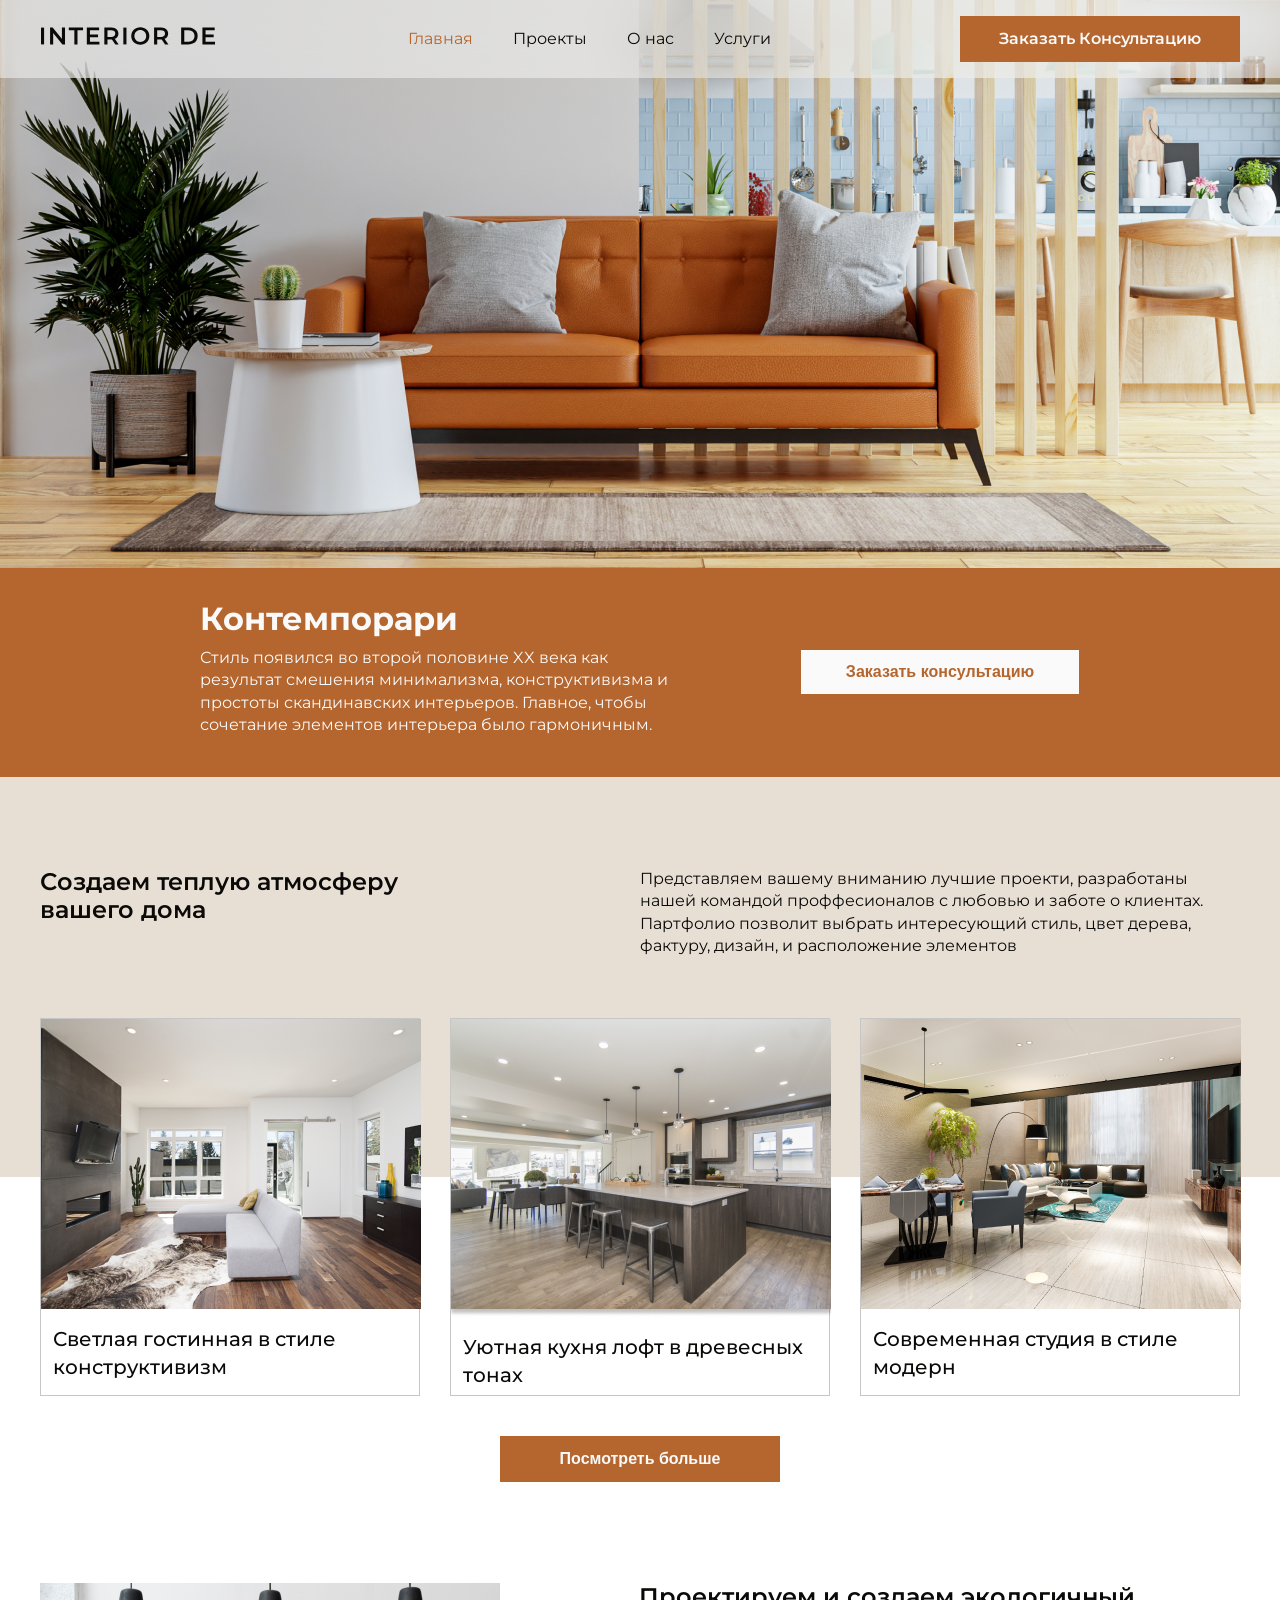
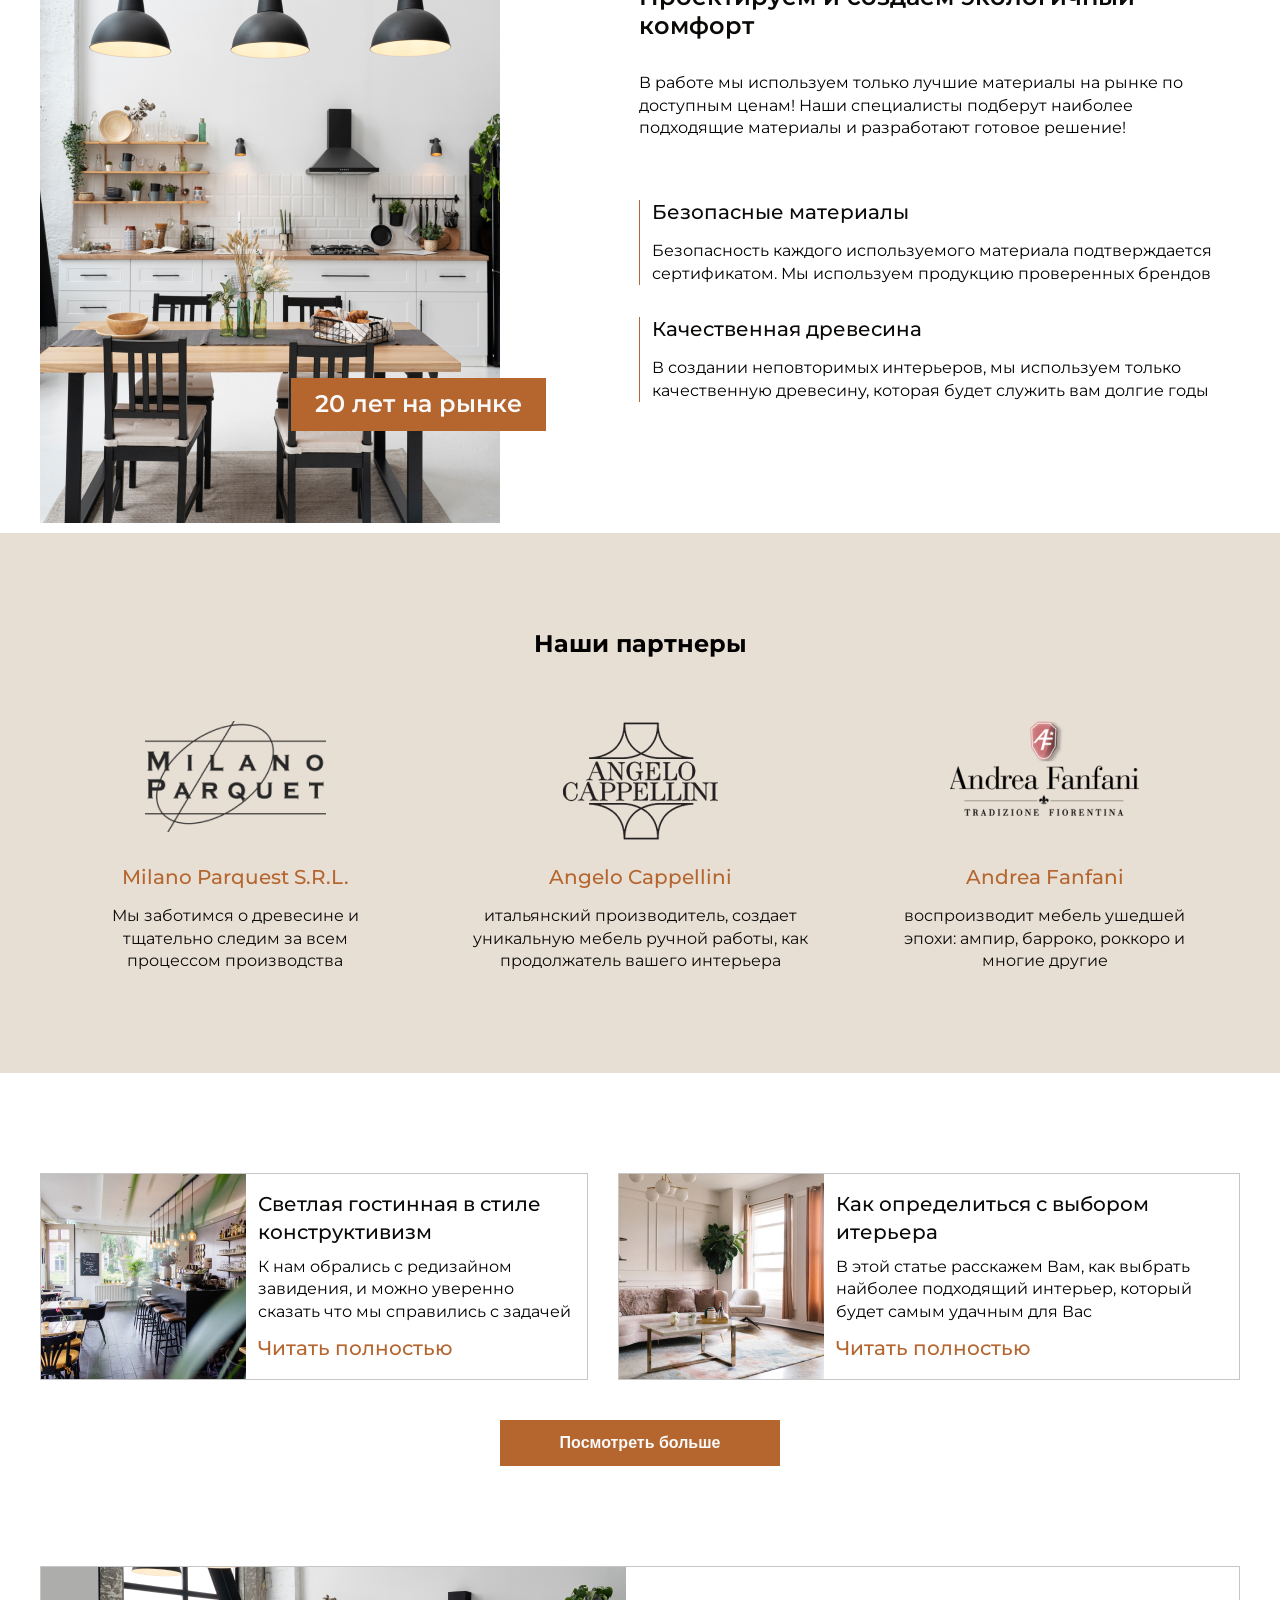
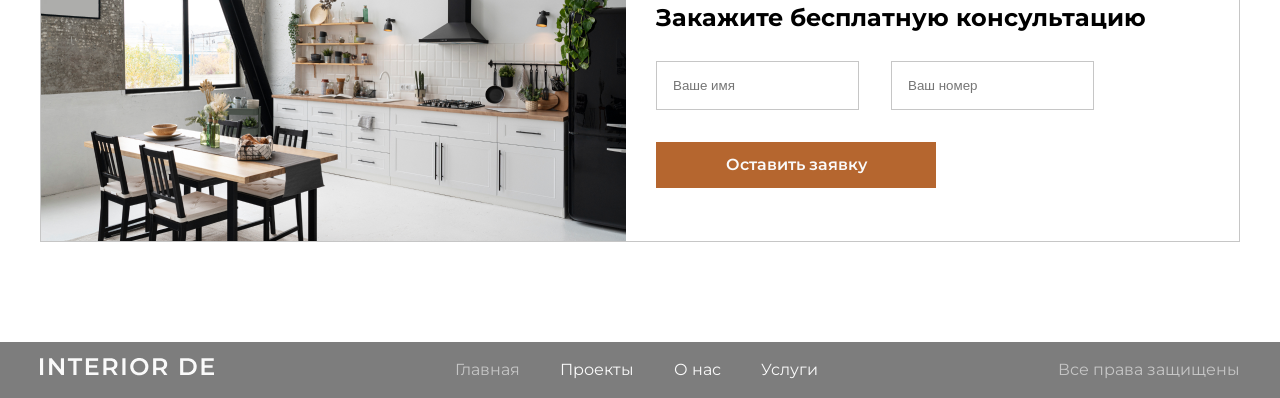
<file: Design/Index.html>
<!DOCTYPE html>
<html lang="en">
<head>
    <meta charset="UTF-8">
    <meta name="viewport" content="width=device-width, initial-scale=1.0">
    <link rel="preconnect" href="https://fonts.googleapis.com">
    <link rel="preconnect" href="https://fonts.gstatic.com" crossorigin>
    <link href="https://fonts.googleapis.com/css2?family=Arimo:ital,wght@0,400;0,500;0,600;0,700;1,400;1,500;1,600;1,700&family=Montserrat:wght@400;500;600&display=swap" rel="stylesheet">
    <title>Design</title>
    <link rel="stylesheet" href="/Design/Style/design.css">
</head>
<body>

    <header class="header">
        <div class="head">
            <div class="logo">
                <img src="/Design/Image/Logo.svg">
            </div>
            <nav class="navin">
                <a href="Index.html" class="nav1">Главная</a>
                <a href="Projects.html" >Проекты</a>
                <a href="#" >О нас</a>
                <a href="#" >Услуги</a>
            </nav>
            <a href="#">
                <button class="button_head">
                    Заказать Консультацию
                </button>
            </a>
        </div>
    </header>
    
    
    <main class="main">
        <div class="photo"></div>
        <div class="main_content">
            <div class="CTA">
                <div class="Frame13">
                    <h1 class="H1main">Контемпорари</h1>
                    <p1 class="pmain">Стиль появился во второй половине XX века как результат смешения минимализма, конструктивизма и простоты скандинавских интерьеров. Главное, чтобы сочетание элементов интерьера было гармоничным.</p1>

                </div>
                <a href="#">
                    <button class="button_main">
                        Заказать консультацию
                    </button>
                </a>
            </div>
        </div>
        
        
        
        
        <div class="rect">
        </div>            
        <div class="Frame25">
                       
            
            <div class="Frame24">
                <div class="Frame17">
                    <p class="htext">Создаем теплую атмосферу вашего дома</p>
                    <p class="ltext">Представляем вашему вниманию лучшие проекти, 
                        разработаны нашей командой проффесионалов с любовью и заботе о клиентах.
                        Партфолио позволит выбрать интересующий стиль, цвет дерева, фактуру, дизайн,
                        и расположение элементов
                    </p>
                </div>
                
                
                <div class="Frame23">
                    <div class="Frame22">
                        <div class="card">
                            <img src="/Design/Image/cadr2.png" alt="photo">
                            <div class="text_card">
                                <p class="pcard">
                                    Светлая гостинная в стиле конструктивизм
                                </p>
                            </div>
                        </div>
                        <div class="card">
                            <img src="/Design/Image/card3.png" alt="photo">
                            <div class="text_card">
                                <p class="pcard">
                                    Уютная кухня лофт в древесных тонах
                                </p>
                            </div>
                        </div>
                        <div class="card">
                            <img src="/Design/Image/card1.png" alt="photo">
                            <div class="text_card">
                                <p class="pcard">
                                    Современная студия в стиле модерн
                                </p>
                            </div>
                        </div>
                    </div>
                    <a href="#">
                        <button class="button_card">
                            Посмотреть больше
                        </button>
                    </a>
                </div>
            </div>    

        </div>
        


        <section class="years">
            <div class="Frame34">
                <div class="Frame33">
                    <img src="/Design/Image/20years.png" alt="photo" class="f33">
                    <div class="Frame32">
                        <p class="pf32">20 лет на рынке</p>
                    </div>
                </div>
                <div class="Frame31">
                    <div class="Frame27">
                        <p class="HpF27">Проектируем и создаем экологичный комфорт</p>
                        <p>
                            В работе мы используем только лучшие материалы на рынке по доступным ценам!
                             Наши специалисты подберут наиболее подходящие материалы и разработают готовое решение!
                        </p>
                    </div>
                    <div class="Frame30">
                        <div class="Frame28">
                            <p class="F28_29">Безопасные материалы</p>
                            <p>
                                Безопасность каждого используемого материала подтверждается сертификатом. 
                                Мы используем продукцию проверенных брендов
                            </p>
                        </div>
                        <div class="Frame29">
                            <p class="F28_29">Качественная древесина</p>
                            <p>В создании неповторимых интерьеров, мы используем только качественную древесину, 
                                которая будет служить вам долгие годы
                            </p>
                        </div>
                    </div>
                </div>
            </div>
        </section>

        <section class="Frame47">
            <div class="Frame46">
                <h2>Наши партнеры</h2>
                <div class="Frame45">
                    <div class="Frame44">
                        <div class="Frame36">
                            <img src="/Design/Image/logo-top 1.png" alt="photo">
                        </div>
                        <div class="Frame40">
                            <p class="FR40">Milano Parquest S.R.L.</p>
                            <p class="p40">Мы заботимcя о древесине и тщательно следим за всем процессом производства</p>
                        </div>
                    </div>
                    <div class="Frame44">
                        <div class="Frame36">
                            <img src="/Design/Image/angello-logo 1.png" alt="photo">
                        </div>
                        <div class="Frame39">
                            <p class="FR40">Angelo Cappellini</p>
                            <p class="p40">итальянский производитель, создает уникальную мебель ручной работы, как продолжатель вашего интерьера</p>
                        </div>
                    </div>
                    <div class="Frame43">
                        <div class="Frame36">
                            <img src="/Design/Image/b7b2ecd44c516a4e8dad9f2424822cc7 1.png" alt="photo">
                        </div>
                        <div class="Frame41">
                            <p class="FR40">Andrea Fanfani</p>
                            <p class="p40">воспроизводит мебель ушедшей эпохи: ампир, барроко, роккоро и многие другие</p>
                        </div>
                    </div>
                </div>
            </div>
        </section>


        <section class="Frame54">
            <div class="Frame49">
                <div class="Frame48">
                    <div class="Card48">
                        <img src="/Design/Image/b1.png" alt="photo">
                        <div class="Frame19">
                            <p class="H2f19">Светлая гостинная в стиле конструктивизм</p>
                            <p>К нам обрались с редизайном завидения, и можно уверенно сказать что мы справились с задачей</p>
                            <a href="#"><p class="h3f19">Читать полностью</p></a>
                        </div>
                    </div>
                    <div class="Card48">
                        <img src="/Design/Image/b2.png" alt="photo">
                        <div class="Frame19">
                            <p class="H2f19">Как определиться с выбором итерьера</p>
                            <p>В этой статье расскажем Вам, как выбрать найболее подходящий интерьер, который будет самым удачным для Вас</p>
                            <a href="#"><p class="h3f19">Читать полностью</p></a>
                        </div>
                    </div>
                </div>
                <a href="#">
                    <button class="fr48">
                        Посмотреть больше
                    </button>
                </a>
            </div>
        </section>



        <section class="Frame55">
            <div class="Card_Frame50">
                <img src="/Design/Image/F55.png" alt="photo">
                <div class="Frame_52">
                    <h2>Закажите бесплатную консультацию</h2>
                    <div class="Frame53">
                        <div><label for="username"></label>
                            <input type="text" id="username" name="username" placeholder="Ваше имя"class="input55">
                        </div>
                        <div>
                            <label for="username"></label>
                            <input type="text" id="username" name="username" placeholder="Ваш номер" class="input55">
                        </div>
                        
                    </div>
                    <a href="#">
                        <button class="button_F55">
                        Оставить заявку
                        </button>
                    </a>
                </div>
            </div>
        </section>
    </main>
   
   
   
   
    <footer class="footer">
        <div class="head">
            <div class="logo">
                <img src="/Design/Image/Interior De.png">
            </div>
            <nav class="navin">
                <a href="Index.html" class="pfoot">Главная</a>
                <a href="Projects.html" class="foot2">Проекты</a>
                <a href="#" class="foot2">О нас</a>
                <a href="#" class="foot2">Услуги</a>
            </nav>
            <p class="pfoot">Все права защищены</p>
        </div>
        
    </footer>
    
  
</body>
</html>
</file>
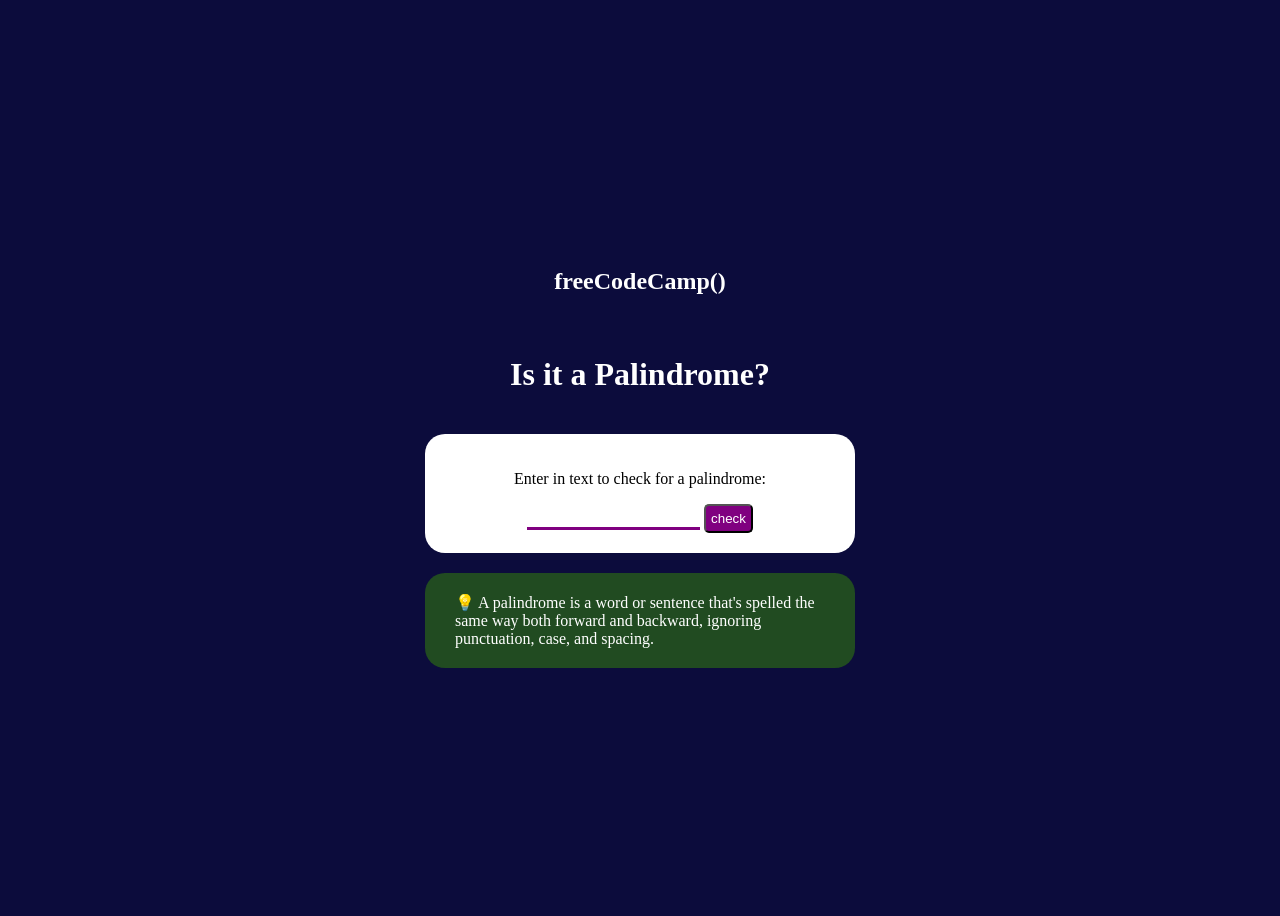
<file: educational projects/palidrome-checker/index.html>
<!DOCTYPE html>
<html lang="en">
<head>
    <meta charset="UTF-8">
    <meta name="viewport" content="width=device-width, initial-scale=1.0">
    <link href="style.css" rel="stylesheet">
    <title>Document</title>
</head>
<body>
    <div class="container">
      <h2>freeCodeCamp()</h2>
      <h1>Is it a Palindrome?</h1>
      <div class="inputWindow">
        <p>Enter in text to check for a palindrome:</p>
        <div class="inputArea">
          <input id="text-input" ></input>
          <button id="check-btn">check</button>
          <div class="result">
            <span id="result"></span>
          </div>
        </div>
      </div>

      <div class="info">
        💡 A palindrome is a word or sentence that's spelled the same way both forward and backward, ignoring punctuation, case, and spacing.
      </div>
    </div>
    <script src="script.js"></script>
</body>
</html>
</file>
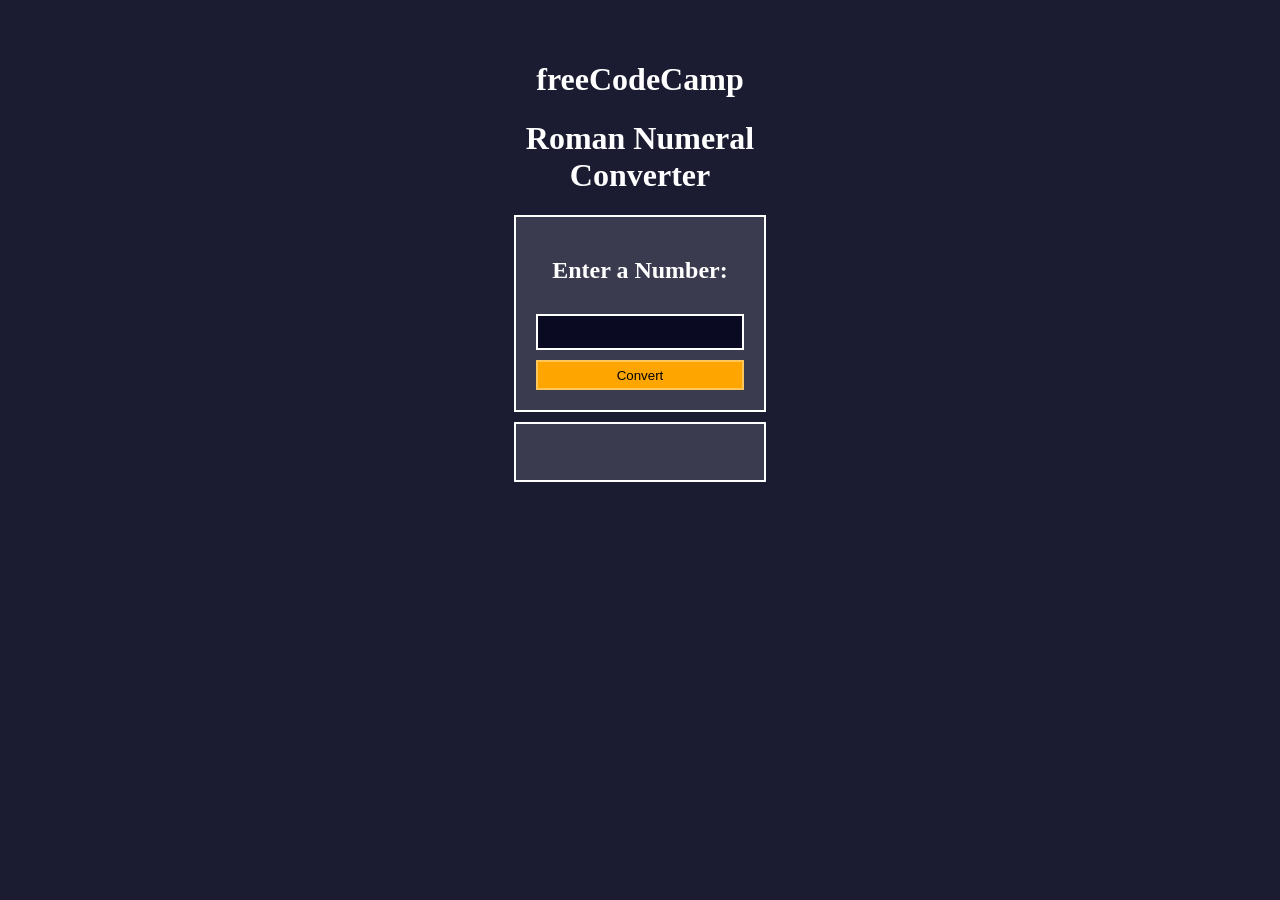
<file: educational projects/Roman Numeral Converter/index.html>
<!DOCTYPE html>
<html lang="en">
<head>
    <meta charset="UTF-8">
    <meta name="viewport" content="width=device-width, initial-scale=1.0">
    <title>Document</title>
    <link href="style.css" rel="stylesheet">
</head>
<body>
    <div class="containerMain">
        <h1>freeCodeCamp</h1>
        <h1>Roman Numeral <br> Converter</h1>
        <div class="containerInput">
            <h2>Enter a Number:</h2>
            <input id ="number" class="number" type ="number">
            <button id="convert-btn" class="convert-btn">Convert</button>
        </div>
        <div class ="output" >
            <p id="output"></p>
        </div>
    </div>
    
</body>
<script src ="script.js"></script>
</html>
</file>
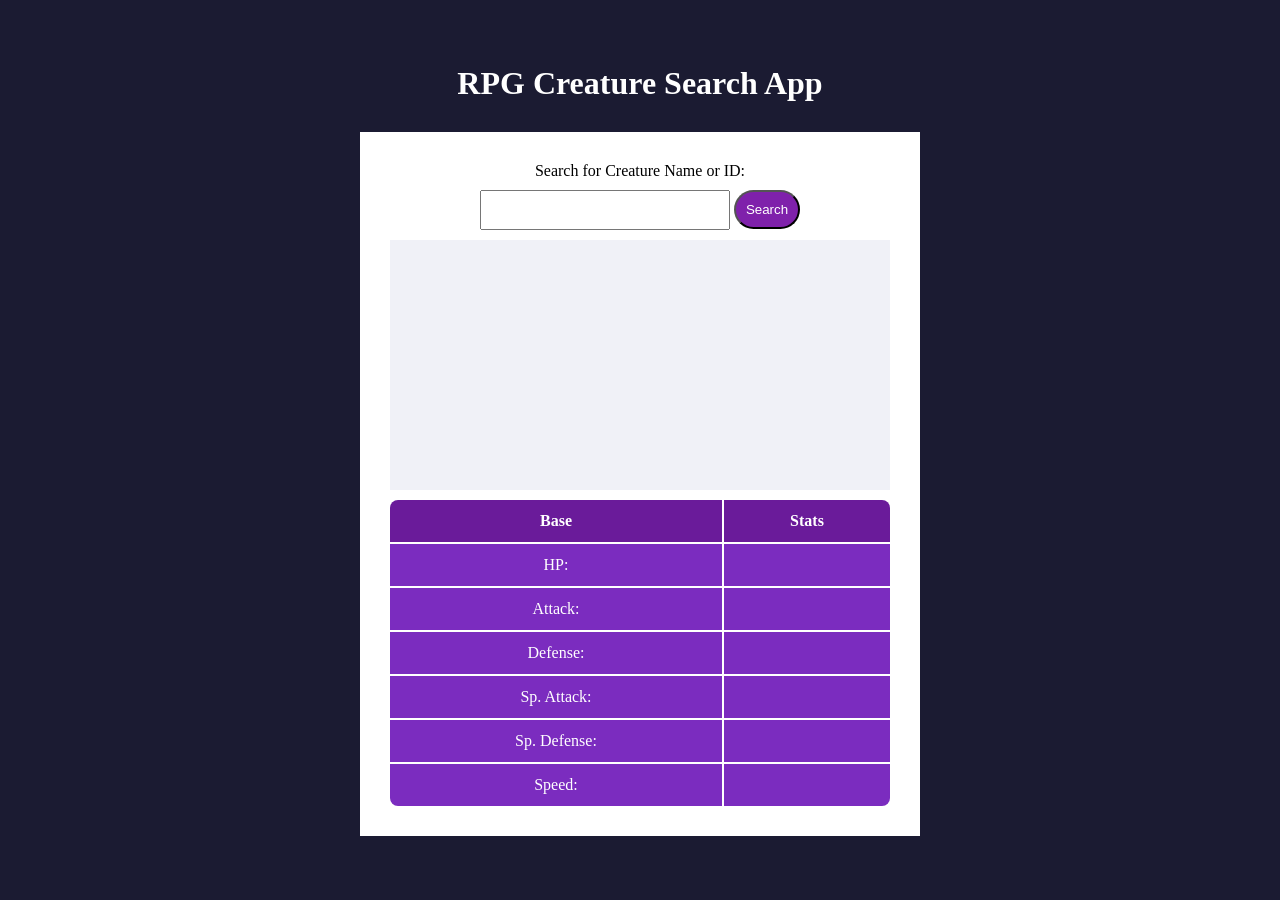
<file: educational projects/RPG Creature Search App/index.html>
<!DOCTYPE html>
<html lang="en">
<head>
    <meta charset="UTF-8">
    <meta name="viewport" content="width=device-width, initial-scale=1.0">
    <link href="style.css" rel="stylesheet">
    <title>RPG Creature Search App</title>
</head>

<body>

    <h1>RPG Creature Search App</h1>

    <div class="container">

        <p>Search for Creature Name or ID:</p>

        <div class="input_area">
            <input class="inputRPG" id="search-input" required>
            <button id="search-button">Search</button>
        </div>

        <div class="character">
            <div id="creature-name"></div>
            <div id="creature-id"></div>
            <div id="weight"></div>
            <div id="height"></div>
            <div id="types"></div>
        </div>

        <div class="stats-table">

            <div class="header">Base</div>
            <div class="header">Stats</div>

            <div>HP:</div>
            <div id="hp"></div>

            <div>Attack:</div>
            <div id="attack"></div>

            <div>Defense:</div>
            <div id="defense"></div>

            <div>Sp. Attack:</div>
            <div id="special-attack"></div>

            <div>Sp. Defense:</div>
            <div id="special-defense"></div>

            <div>Speed:</div>
            <div id="speed"></div>

        </div>

    </div>

    <script src="script.js"></script>

</body>
</html>
</file>
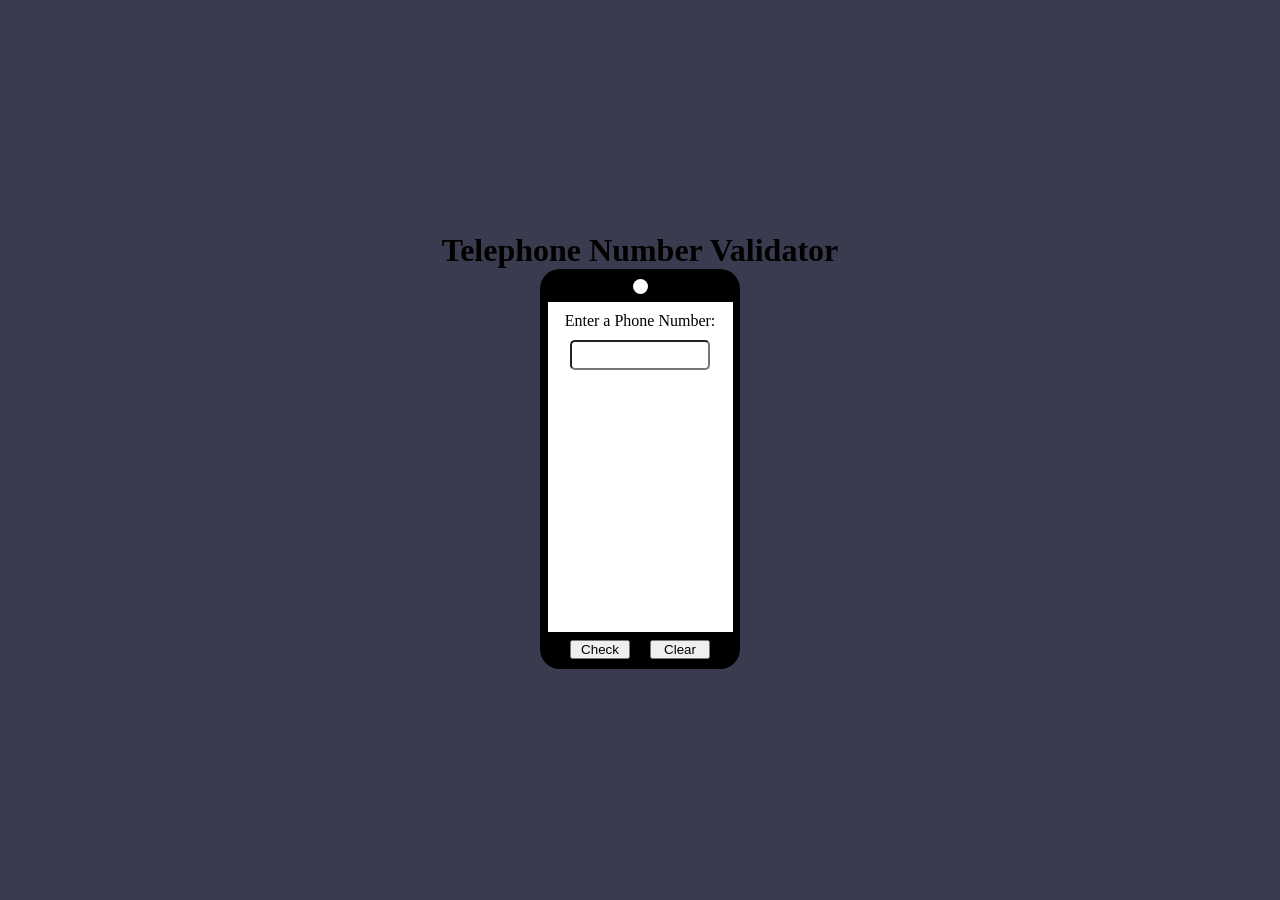
<file: educational projects/Telephone Number Validator/index.html>
<!DOCTYPE html>
<html lang="en">
<head>
    <meta charset="UTF-8">
    <meta name="viewport" content="width=device-width, initial-scale=1.0">
    <link rel="stylesheet" href="style.css">
    <title>Document</title>
</head>
<body>
  <h1>Telephone Number Validator</h1>
  <div class="container">
    <div class ="circle"></div>
    <div class ="window">
      <p>Enter a Phone Number:</p>
      <input id ="user-input">
      <div class ="results-div" 
      id="results-div">
      </div>
    </div>
    <div class ="buttons">
      <button id ="check-btn">Check</button>
      <button id ="clear-btn">Clear</button>
    </div>
  </div>
  <script src ="script.js"></script>
</body>

</html>
</file>
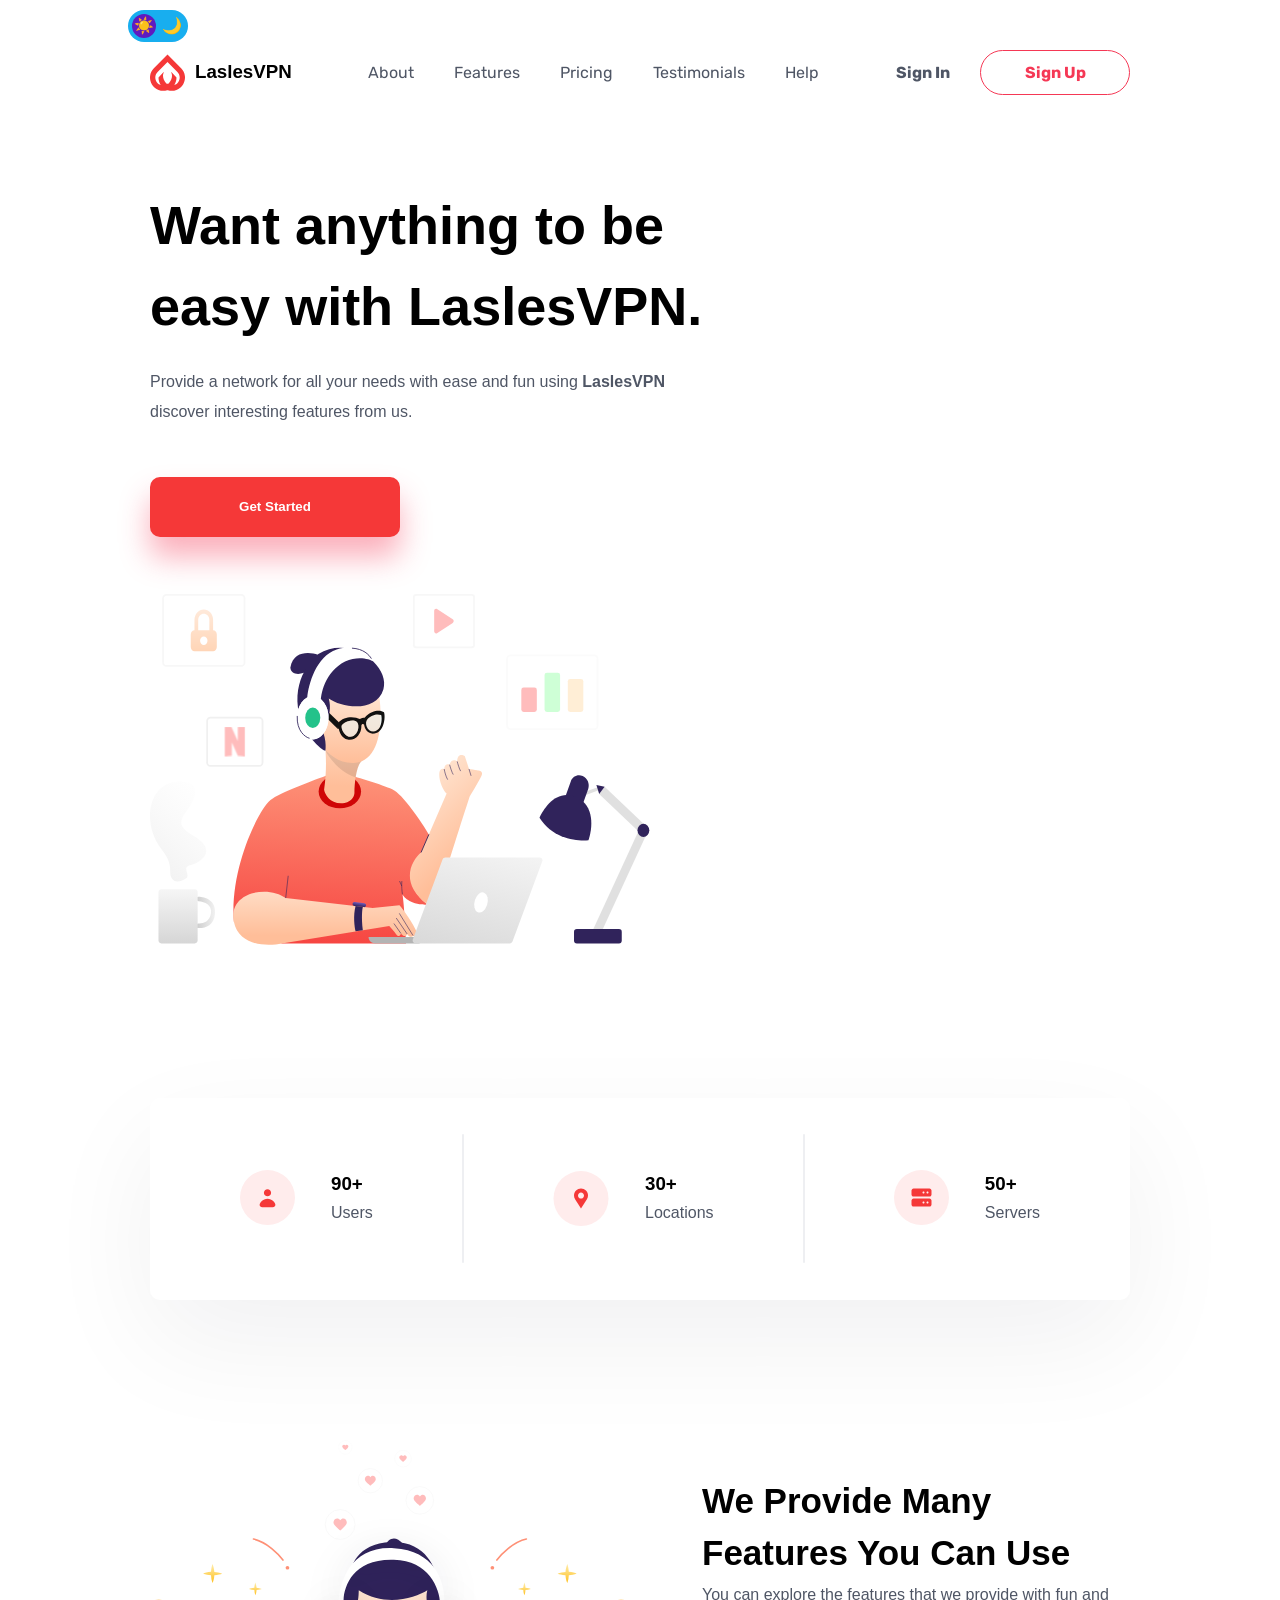
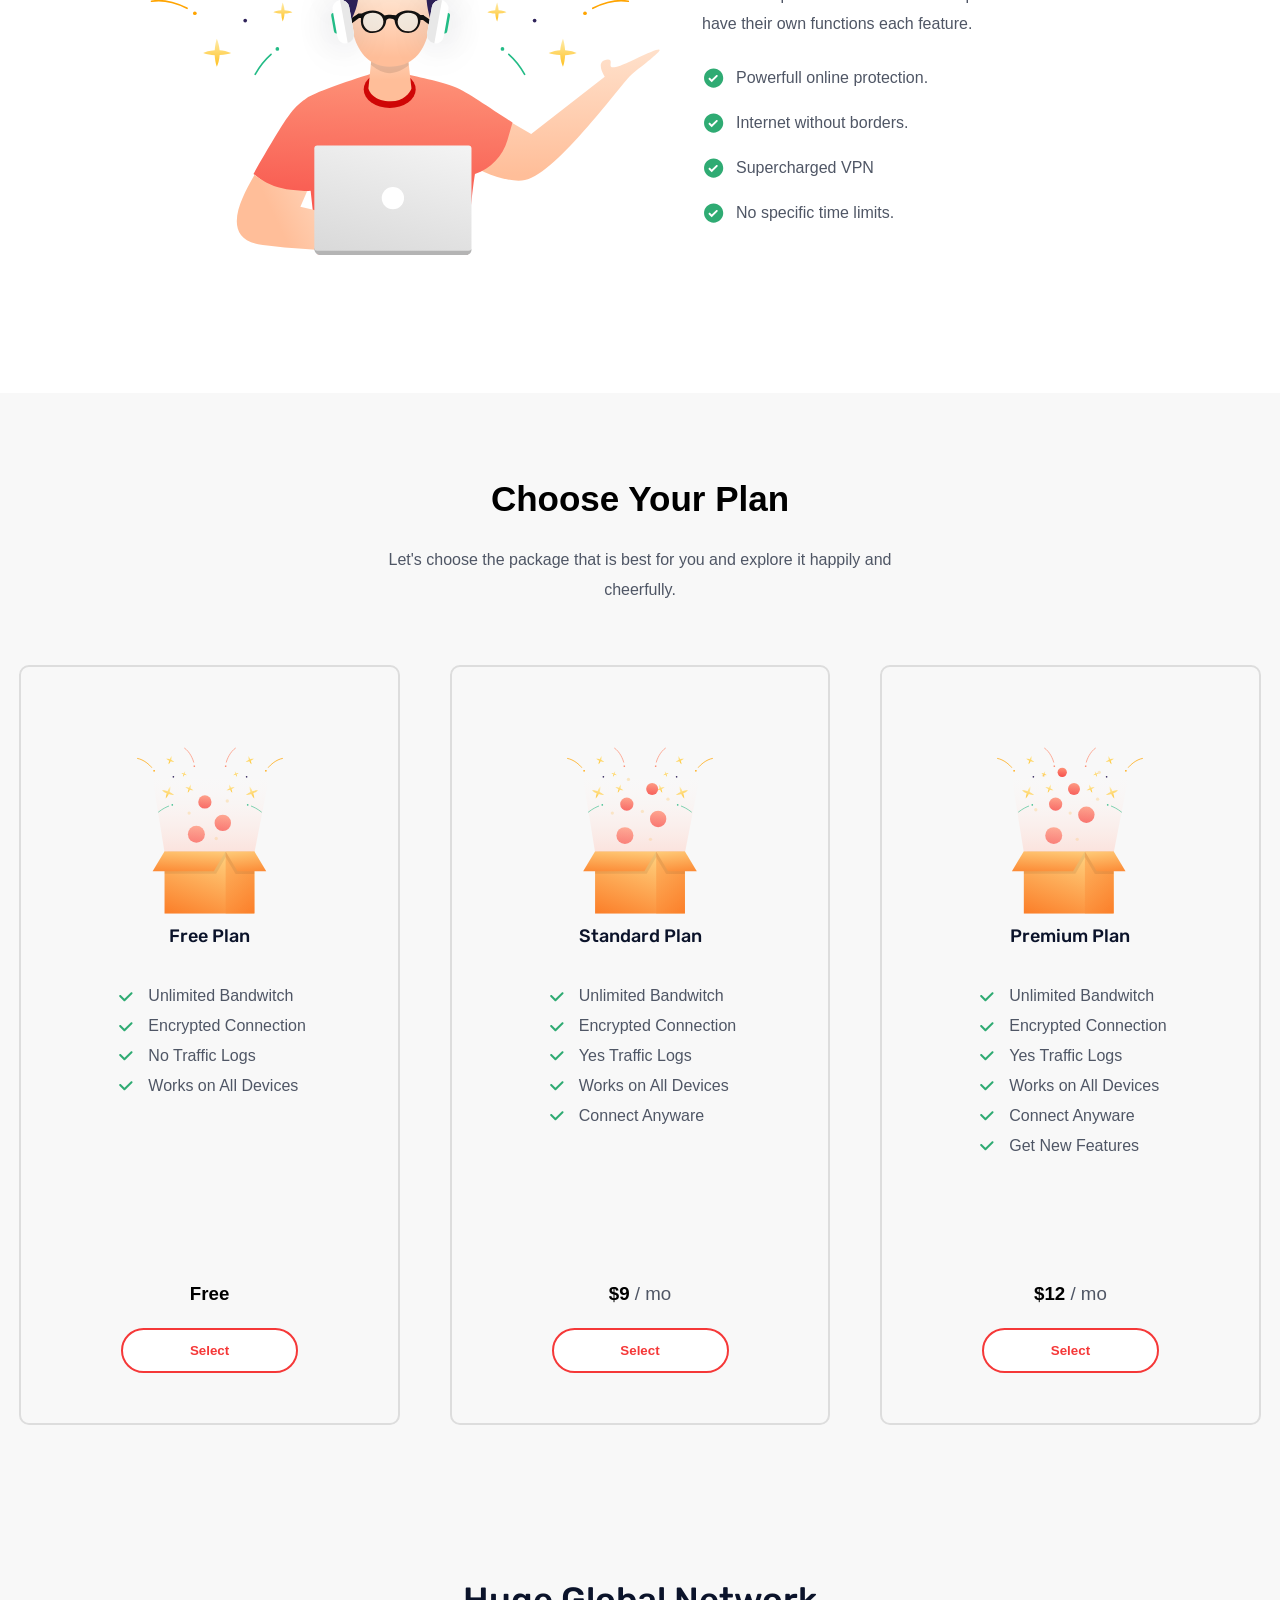
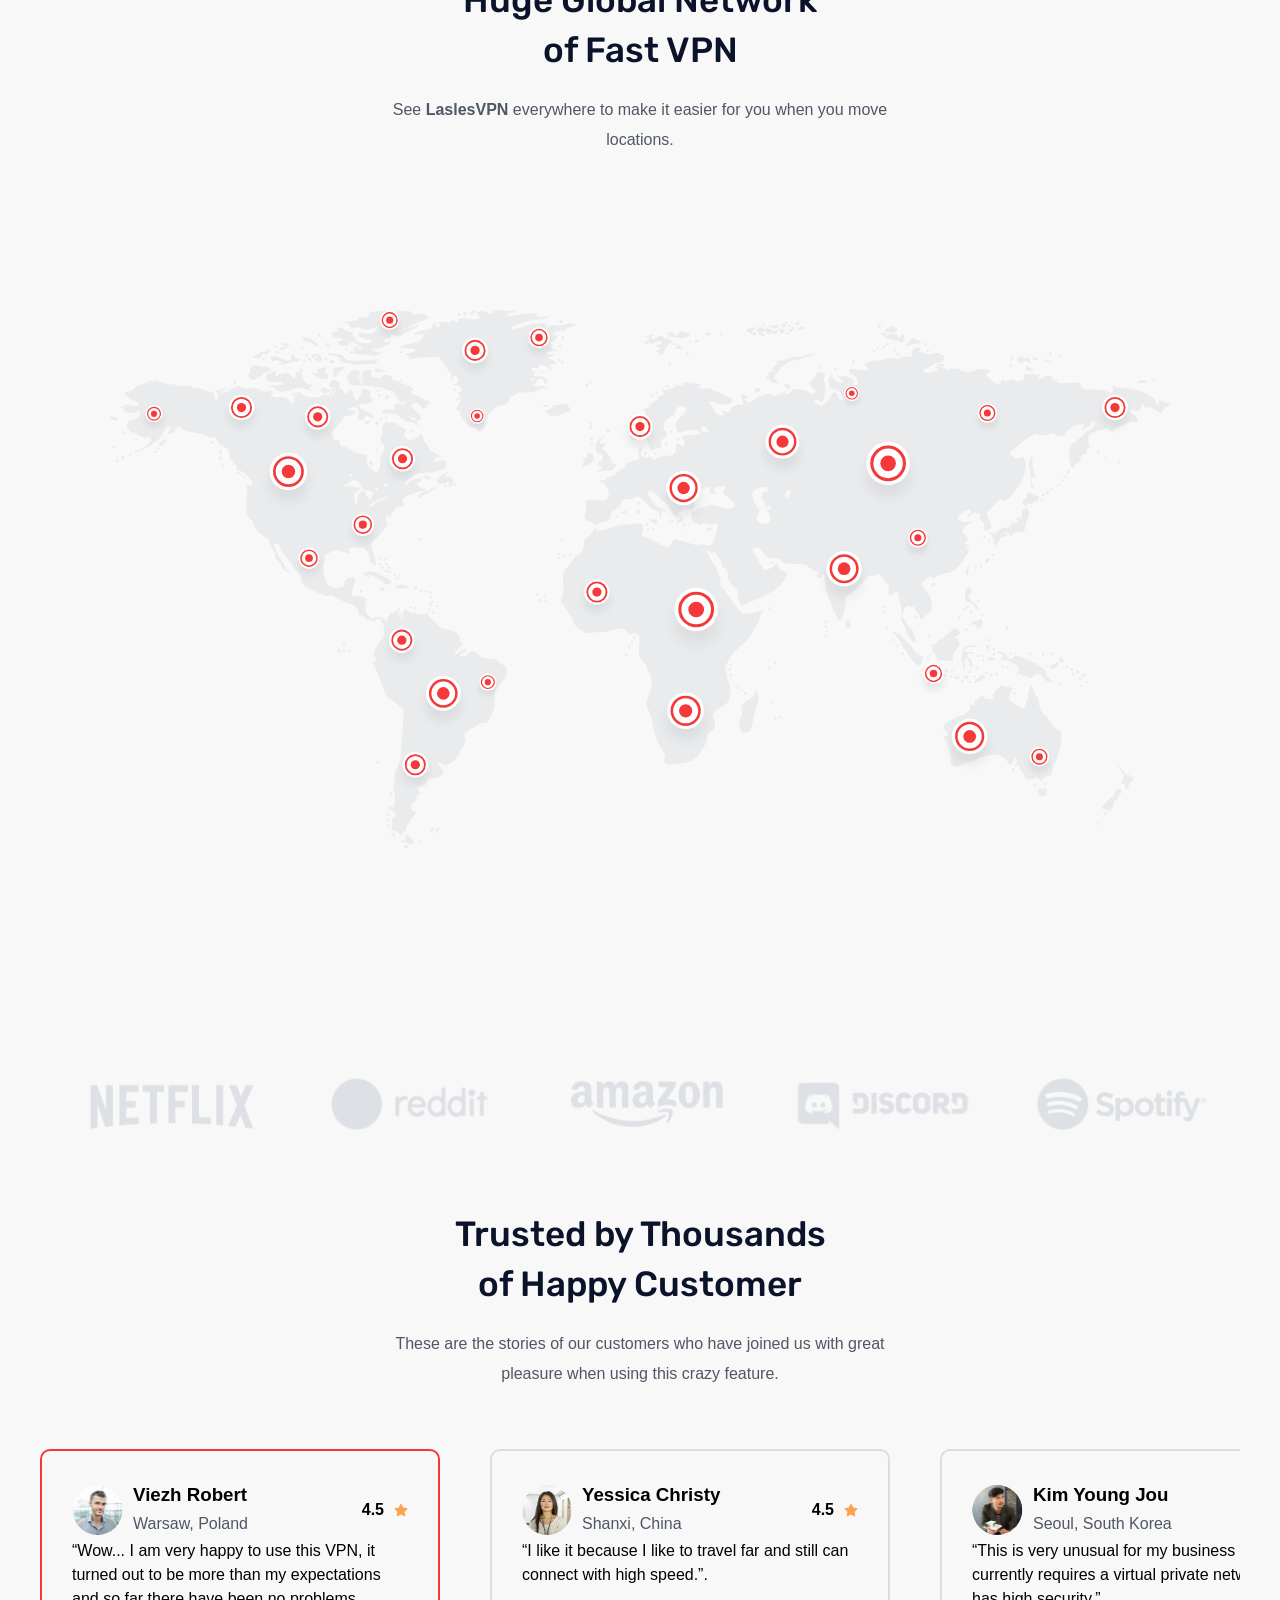
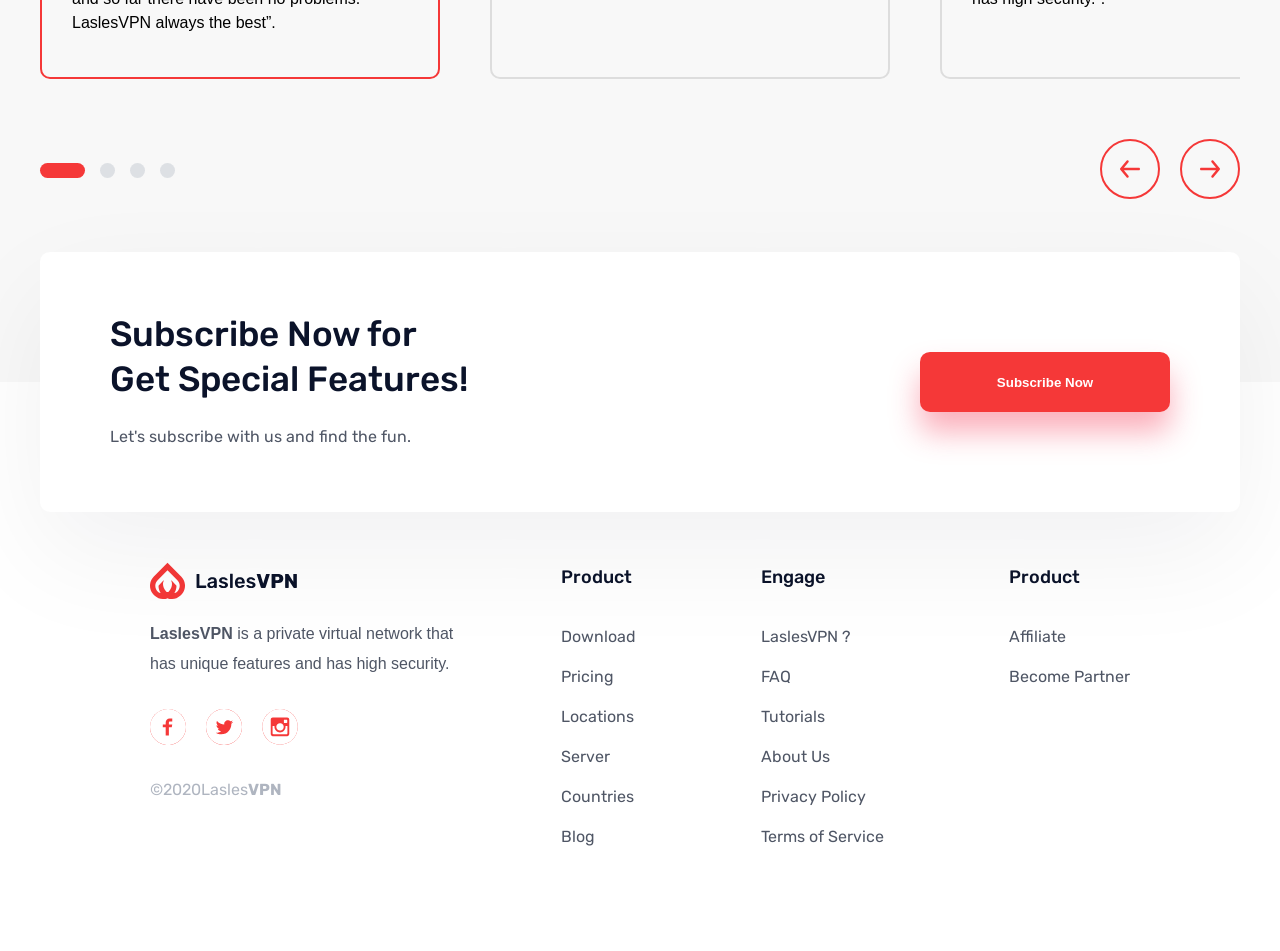
<file: Landing.html>
<!DOCTYPE html>
<html lang="en">
<head>
    <meta charset="UTF-8">
    <meta name="viewport" content="width=device-width, initial-scale=1.0">
    <link rel="preconnect" href="https://fonts.googleapis.com">
    <link rel="preconnect" href="https://fonts.gstatic.com/" crossorigin>
    <link href="https://fonts.googleapis.com/css2?family=Rubik:ital,wght@0,300..900;1,300..900&display=swap" rel="stylesheet">
    <link href="style.css" rel="stylesheet">
    <title>Document</title>
</head>
<body>
    <label class="theme-switch">
        <input type="checkbox" id="themeToggle">
            <span class="slider">
            <span class="icon sun">☀️</span>
            <span class="icon moon">🌙</span>
        </span>
    </label>

    
    <div class="navBlockMobile" id="menuOverlay">
        <div class="containerBurger">
            <button class="closeBtn" id="closeBtn"><svg xmlns="http://www.w3.org/2000/svg" width="24" height="24" viewBox="0 0 24 24" fill="none" stroke="currentColor" stroke-width="2" stroke-linecap="round" stroke-linejoin="round">
                <line x1="18" y1="6" x2="6" y2="18" />
                <line x1="6" y1="6" x2="18" y2="18" />
            </svg>
            </button>
            <div class="logo">
                <svg width="35" height="37" viewBox="0 0 35 37" fill="none" xmlns="http://www.w3.org/2000/svg">
                        <path d="M31.1473 14.1548L31.1255 14.1329C31.1238 14.1317 31.1224 14.1301 31.1215 14.1282L17.5006 0.463623L3.87983 14.1278C3.87826 14.1294 3.8758 14.1326 3.8758 14.1326L3.85333 14.1544C1.77053 16.2556 0.447586 18.9949 0.0948177 21.9369C-0.25795 24.8789 0.379698 27.8549 1.90639 30.3916C3.43309 32.9284 5.76122 34.8805 8.52069 35.9373C11.2802 36.9942 14.3126 37.0954 17.136 36.2247C17.3735 36.1519 17.6275 36.1519 17.8651 36.2247C20.6882 37.0951 23.7205 36.9938 26.4798 35.9368C29.2391 34.8798 31.567 32.9279 33.0936 30.3913C34.6202 27.8547 35.2579 24.8789 34.9053 21.9371C34.5526 18.9952 33.2299 16.2559 31.1473 14.1548ZM8.7232 23.1654C8.65689 23.2319 8.6043 23.311 8.56844 23.3978C8.53256 23.4846 8.5141 23.5777 8.51412 23.6718C8.53835 26.0835 9.21776 28.4427 10.4792 30.4959C10.5079 30.5425 10.5211 30.597 10.517 30.6515C10.513 30.706 10.4918 30.7579 10.4566 30.7997C10.4213 30.8415 10.3738 30.871 10.3209 30.8841C10.2679 30.8971 10.2122 30.8931 10.1616 30.8724C9.21332 30.4723 8.35182 29.8906 7.62531 29.1599C6.13646 27.6661 5.29946 25.6404 5.2981 23.528C5.29675 21.4155 6.13117 19.3888 7.61812 17.8932L17.5006 7.98018L27.3826 17.8932C28.8698 19.3887 29.7045 21.4154 29.703 23.528C29.7018 25.6404 28.8647 27.6661 27.3757 29.1599C26.6492 29.8906 25.7877 30.4723 24.8396 30.8724C24.7889 30.8931 24.7332 30.8971 24.6802 30.8841C24.6273 30.871 24.5798 30.8414 24.5445 30.7997C24.5093 30.7579 24.488 30.706 24.484 30.6513C24.4799 30.5968 24.4931 30.5423 24.5218 30.4957C25.7835 28.4427 26.4633 26.0835 26.4879 23.6718C26.4879 23.5777 26.4692 23.4846 26.4332 23.3976C26.3971 23.3106 26.3444 23.2318 26.2779 23.1652L21.6037 18.1916C21.557 18.1526 21.4985 18.1312 21.4378 18.1312C21.3773 18.1312 21.3186 18.1526 21.2721 18.1916C21.2255 18.2304 21.1942 18.2845 21.1833 18.3444C21.1724 18.4042 21.1828 18.4657 21.2127 18.5187C23.0281 21.8143 21.467 26.548 18.8637 29.1599L18.85 29.1737C18.4907 29.5303 18.0056 29.7302 17.5002 29.73C16.9948 29.7298 16.5098 29.5296 16.1508 29.1728L16.1382 29.1599C13.5339 26.548 11.9736 21.8148 13.7893 18.5194C13.8192 18.4664 13.8296 18.4049 13.8187 18.3451C13.8079 18.2852 13.7764 18.2311 13.7299 18.1923C13.6834 18.1533 13.6247 18.1319 13.5642 18.1319C13.5036 18.1319 13.4449 18.1533 13.3984 18.1923L8.7232 23.1654Z" fill="#F53838"/>
                    </svg>
                <h3>LaslesVPN</h3>
            </div>
        <ul>
            <li><a href="#">About</a></li>
            <li><a href="#">Features</a></li>
            <li><a href="#">Pricing</a></li>
            <li><a href="#">Testimonials</a></li>
            <li><a href="#">Help</a></li>
        </ul>
        </div>
        
    </div>
    <svg style="display: none;">
        <symbol id="check-icon" viewBox="0 0 25 25" fill="none" xmlns="http://www.w3.org/2000/svg">
                <path d="M12.1215 2.54932C6.60746 2.54932 2.12146 7.03532 2.12146 12.5493C2.12146 18.0633 6.60746 22.5493 12.1215 22.5493C17.6355 22.5493 22.1215 18.0633 22.1215 12.5493C22.1215 7.03532 17.6355 2.54932 12.1215 2.54932ZM10.1225 16.9623L7.11691 13.9632C6.72616 13.5733 6.72537 12.9405 7.11515 12.5496C7.50517 12.1585 8.13847 12.1578 8.52939 12.548L10.1205 14.1363L14.7075 9.54932C15.0979 9.15885 15.731 9.15885 16.1215 9.54932C16.5119 9.93978 16.5119 10.5729 16.1215 10.9633L10.1225 16.9623Z" fill="#2FAB73"/>
            </symbol>
    </svg>
    <svg style="display: none;">
        <symbol id="check-icon2"viewBox="0 0 25 25" fill="none" xmlns="http://www.w3.org/2000/svg">
            <path d="M11.4487 17.2795C11.3174 17.2798 11.1874 17.2542 11.0661 17.204C10.9448 17.1539 10.8345 17.0804 10.7417 16.9875L6.4997 12.7445C6.40412 12.6524 6.32786 12.5421 6.27537 12.4201C6.22288 12.2981 6.1952 12.1669 6.19395 12.0342C6.19271 11.9014 6.21792 11.7697 6.26811 11.6468C6.3183 11.5238 6.39248 11.4121 6.4863 11.3182C6.58013 11.2242 6.69173 11.1499 6.81458 11.0995C6.93744 11.0491 7.0691 11.0237 7.20188 11.0248C7.33466 11.0259 7.4659 11.0534 7.58794 11.1057C7.70998 11.158 7.82038 11.2341 7.9127 11.3295L11.4477 14.8645L17.8127 8.50155C18.0002 8.31391 18.2546 8.20844 18.5198 8.20834C18.7851 8.20825 19.0396 8.31354 19.2272 8.50105C19.4148 8.68855 19.5203 8.94292 19.5204 9.20819C19.5205 9.47346 19.4152 9.72791 19.2277 9.91555L12.1557 16.9875C12.0629 17.0804 11.9526 17.1539 11.8313 17.204C11.71 17.2542 11.58 17.2798 11.4487 17.2795Z" fill="#2FAB73"/>        
        </symbol> 
    </svg>
    <header>
            <div class="contentMain">
                <div class="svg">
                    <button class="burger" id="burgerBtn">
                    <span ></span>
                    <span ></span>
                    <span ></span>
                </button>
                    <svg width="35" height="37" viewBox="0 0 35 37" fill="none" xmlns="http://www.w3.org/2000/svg">
                        <path d="M31.1473 14.1548L31.1255 14.1329C31.1238 14.1317 31.1224 14.1301 31.1215 14.1282L17.5006 0.463623L3.87983 14.1278C3.87826 14.1294 3.8758 14.1326 3.8758 14.1326L3.85333 14.1544C1.77053 16.2556 0.447586 18.9949 0.0948177 21.9369C-0.25795 24.8789 0.379698 27.8549 1.90639 30.3916C3.43309 32.9284 5.76122 34.8805 8.52069 35.9373C11.2802 36.9942 14.3126 37.0954 17.136 36.2247C17.3735 36.1519 17.6275 36.1519 17.8651 36.2247C20.6882 37.0951 23.7205 36.9938 26.4798 35.9368C29.2391 34.8798 31.567 32.9279 33.0936 30.3913C34.6202 27.8547 35.2579 24.8789 34.9053 21.9371C34.5526 18.9952 33.2299 16.2559 31.1473 14.1548ZM8.7232 23.1654C8.65689 23.2319 8.6043 23.311 8.56844 23.3978C8.53256 23.4846 8.5141 23.5777 8.51412 23.6718C8.53835 26.0835 9.21776 28.4427 10.4792 30.4959C10.5079 30.5425 10.5211 30.597 10.517 30.6515C10.513 30.706 10.4918 30.7579 10.4566 30.7997C10.4213 30.8415 10.3738 30.871 10.3209 30.8841C10.2679 30.8971 10.2122 30.8931 10.1616 30.8724C9.21332 30.4723 8.35182 29.8906 7.62531 29.1599C6.13646 27.6661 5.29946 25.6404 5.2981 23.528C5.29675 21.4155 6.13117 19.3888 7.61812 17.8932L17.5006 7.98018L27.3826 17.8932C28.8698 19.3887 29.7045 21.4154 29.703 23.528C29.7018 25.6404 28.8647 27.6661 27.3757 29.1599C26.6492 29.8906 25.7877 30.4723 24.8396 30.8724C24.7889 30.8931 24.7332 30.8971 24.6802 30.8841C24.6273 30.871 24.5798 30.8414 24.5445 30.7997C24.5093 30.7579 24.488 30.706 24.484 30.6513C24.4799 30.5968 24.4931 30.5423 24.5218 30.4957C25.7835 28.4427 26.4633 26.0835 26.4879 23.6718C26.4879 23.5777 26.4692 23.4846 26.4332 23.3976C26.3971 23.3106 26.3444 23.2318 26.2779 23.1652L21.6037 18.1916C21.557 18.1526 21.4985 18.1312 21.4378 18.1312C21.3773 18.1312 21.3186 18.1526 21.2721 18.1916C21.2255 18.2304 21.1942 18.2845 21.1833 18.3444C21.1724 18.4042 21.1828 18.4657 21.2127 18.5187C23.0281 21.8143 21.467 26.548 18.8637 29.1599L18.85 29.1737C18.4907 29.5303 18.0056 29.7302 17.5002 29.73C16.9948 29.7298 16.5098 29.5296 16.1508 29.1728L16.1382 29.1599C13.5339 26.548 11.9736 21.8148 13.7893 18.5194C13.8192 18.4664 13.8296 18.4049 13.8187 18.3451C13.8079 18.2852 13.7764 18.2311 13.7299 18.1923C13.6834 18.1533 13.6247 18.1319 13.5642 18.1319C13.5036 18.1319 13.4449 18.1533 13.3984 18.1923L8.7232 23.1654Z" fill="#F53838"/>
                    </svg>
                    <h3>LaslesVPN</h3>
                </div>
            
                <nav class="navblocks" >
                    <ul class="navblock" id="navID"> 
                        <li><a href="#">About</a></li>
                        <li><a href="#">Features</a></li>
                        <li><a href="#">Pricing</a></li>
                        <li><a href="#">Testimonials</a></li>
                        <li><a href="#">Help</a></li>
                    </ul>
                </nav>
                
                
                <div class="auth-buttons"> 
                    <a href="#" class="sign-in">Sign In</a>
                    <a href="#" class="sign-up">Sign Up</a>

                </div>
              
            </div>
        <!--Следующий блок-->
        <div class="centrContent" id="middleBlock">
            <div class="texttitle">
                <h1>Want anything to be easy with LaslesVPN.</h1>
                <p class="p1head">Provide a network for all your needs with ease and fun using <span class="headspan">LaslesVPN </span>discover interesting features from us.</p>
                <button class="but1">Get Started</button>
            </div>
            <div class="svgcont">
                <svg width="500" height="383" viewBox="0 0 545 383" fill="none" xmlns="http://www.w3.org/2000/svg" xmlns:xlink="http://www.w3.org/1999/xlink">
                <path d="M131.327 224.689C141.305 216.907 178.431 202.889 195.747 196.853H215.196C226.738 200.066 252.671 207.791 264.059 212.976C275.448 218.161 296.211 248.866 304.547 263.126L295.477 282.633C272.392 308.215 290.992 330.8 303.304 339.154C284.836 339.154 276.884 331.376 275.217 327.487C277.064 339.241 278.552 368.106 279.065 381.07H143.247V357.51H91.4452C86.6713 298.848 118.853 234.417 131.327 224.689Z" fill="url(#paint0_linear_742_6)"/>
                <ellipse cx="206.938" cy="215.361" rx="23.1256" ry="18.5082" fill="#CF0606"/>
                <path d="M189.769 213.45C192.771 194.065 191.713 176.128 191.244 169.939C191.901 164.145 219.199 174.997 232.331 180.792C224.921 185.006 222.912 206.075 222.834 216.083C223.069 219.376 221.239 226.355 212.047 227.935C196.664 229.937 190.785 219.112 189.769 213.45Z" fill="url(#paint1_linear_742_6)"/>
                <mask id="mask0_742_6" style="mask-type:alpha" maskUnits="userSpaceOnUse" x="189" y="168" width="44" height="61">
                <path d="M189.769 213.45C192.771 194.065 191.713 176.128 191.244 169.939C191.901 164.145 219.199 174.997 232.331 180.792C224.921 185.006 222.912 206.075 222.834 216.083C223.069 219.376 221.239 226.355 212.047 227.935C196.664 229.937 190.785 219.112 189.769 213.45Z" fill="#BABABA"/>
                </mask>
                <g mask="url(#mask0_742_6)">
                <path opacity="0.1" d="M227.787 200.902C209.3 197.662 195.594 179.408 191.052 170.686C201.603 168.241 225.329 164.819 235.818 170.686C246.307 176.553 234.835 193.275 227.787 200.902Z" fill="black"/>
                </g>
                <path d="M222.155 184.341C252.52 182.858 253.387 136.222 250.026 113.089C195.165 60.8648 173.138 101.9 168.982 128.945C174.054 148.028 191.791 185.824 222.155 184.341Z" fill="url(#paint2_linear_742_6)"/>
                <path d="M182.962 66.4749C174.226 63.3823 156.015 61.836 153.052 80.3916C153.052 92.3887 178.831 89.3494 182.962 66.4749Z" fill="#30235B"/>
                <path d="M193.48 128.098L205.852 140.032L204.509 146.992L192.97 135.618L193.48 128.098Z" fill="#111111"/>
                <path d="M180.9 138.83C191.461 148.879 192.146 164.571 191.168 171.161C187.745 170.131 178.186 163.459 167.331 145.008C150.022 105.304 170.876 75.6093 183.467 65.7246C217.204 43.6901 262.311 77.8745 254.426 104.028C246.542 130.181 208.831 124.14 194.835 114.118C197.768 124.003 195.079 133.75 193.368 137.388C186.767 120.09 167.698 126.268 180.9 138.83Z" fill="#30235B"/>
                <path d="M203.509 60.6219C225.975 53.3745 239.658 66.4378 243.691 73.8754C239.16 71.1352 226.602 67.299 212.62 73.8754C190.513 85.2834 185.683 109.609 186.032 120.346L171.393 119.172V113.132C172.737 98.6487 181.042 67.8694 203.509 60.6219Z" fill="white"/>
                <ellipse cx="177.388" cy="135.067" rx="17.1823" ry="23.6088" fill="white"/>
                <ellipse cx="177.388" cy="135.067" rx="17.1823" ry="23.6088" fill="white"/>
                <ellipse cx="177.388" cy="135.067" rx="8.20164" ry="11.2692" fill="#24C28A"/>
                <path opacity="0.5" d="M252.464 131.464C246.095 129.254 239.236 133.967 236.602 136.6C231.814 141.735 239.075 154.792 247.47 148.777C254.186 143.965 253.597 135.231 252.464 131.464Z" fill="#E6FCFF"/>
                <path d="M233.904 135.05C243.115 125.493 251.851 127.126 255.067 129.138C256.929 134.673 255.067 150.849 244.794 152.283C236.576 153.43 233.759 146.294 233.378 142.582C231.816 141.165 230.779 142.387 230.455 143.175C230.725 153.49 223.342 160.468 215.418 158.85C209.079 157.555 206.319 150.44 205.731 147.045H204.421V141.01C212.675 131.932 224.08 134.157 228.75 136.405C229.978 135.321 232.698 135.05 233.904 135.05ZM227.08 143.488C226.537 136.722 219.445 137.573 215.968 138.844C213.581 139.653 208.807 141.894 208.807 144.39C208.807 147.51 210.583 152.45 214.919 154.86C220.907 158.187 227.759 151.947 227.08 143.488ZM251.981 132.113C245.612 129.902 239.792 133.69 237.158 136.322C232.37 141.458 238.66 154.038 247.447 148.778C252.709 145.628 253.114 135.879 251.981 132.113Z" fill="#111111"/>
                <path opacity="0.5" d="M227.103 143.489C226.56 136.722 219.469 137.572 215.991 138.844C213.604 139.652 208.83 141.894 208.83 144.39C208.83 147.51 210.606 152.45 214.942 154.86C220.93 158.188 227.782 151.948 227.103 143.489Z" fill="#E6FCFF"/>
                <path d="M91.4013 357.585C96.743 384.321 128.464 384.375 143.657 381.061L260.766 362.058C262.276 363.531 265.891 367.413 268.275 371.165C270.659 374.916 272.844 372.279 273.638 370.491C277.071 374.668 279.597 372.68 280.432 371.165C283.387 375.344 285.874 373.885 286.748 372.633C290.848 376.06 291.883 373.082 291.888 371.165C286.295 357.862 276.26 344.529 271.942 339.525L242.743 342.528L147.867 331.664C129.868 317.481 84.7241 324.165 91.4013 357.585Z" fill="url(#paint3_linear_742_6)"/>
                <path d="M318.306 317.133C313.016 336.319 305.724 339.671 302.739 338.949C271.32 315.337 284.811 291.141 295.484 281.995L323.304 217.664C319.277 214.126 314.789 203.059 315.249 196.08C315.617 190.497 319.008 190.31 320.658 190.915C321.118 185.13 324.839 185.314 326.642 186.129C328.207 179.822 332.741 181.175 334.812 182.639C335.088 173.954 340.451 175.144 343.097 176.824L347.743 190.915C349.641 191.211 354.043 191.895 356.468 192.267C359.499 192.731 363.357 193.35 361.428 198.146C359.885 201.984 352.06 215.115 348.34 221.201C340.533 245.184 323.597 297.946 318.306 317.133Z" fill="url(#paint4_linear_742_6)"/>
                <path d="M238.223 374.167H299.487V374.167C299.487 377.979 296.397 381.07 292.585 381.07H245.126C241.314 381.07 238.223 377.979 238.223 374.167V374.167Z" fill="#B4B4B4"/>
                <path d="M318.978 289.332C319.429 288.118 320.587 287.313 321.881 287.313H424.713C426.871 287.313 428.367 289.464 427.616 291.487L395.113 379.05C394.663 380.264 393.505 381.07 392.21 381.07H289.378C287.22 381.07 285.724 378.918 286.475 376.895L318.978 289.332Z" fill="url(#paint5_linear_742_6)"/>
                <path d="M147.903 331.632L150.65 307.343" stroke="#30235B" stroke-width="0.619401"/>
                <path d="M275.133 327.631C274.721 324.78 274.021 317.889 274.515 313.134" stroke="#30235B" stroke-width="0.619401"/>
                <path d="M274.387 318.451L272.023 313.072" stroke="#30235B" stroke-width="0.619401"/>
                <path d="M273.551 370.269L265.877 359.392" stroke="#30235B" stroke-width="0.619401"/>
                <path d="M280.343 370.807L268.367 353.352" stroke="#30235B" stroke-width="0.619401"/>
                <path d="M286.639 372.407L271.753 348.319" stroke="#30235B" stroke-width="0.619401"/>
                <path d="M320.654 191.019C321.064 193.415 322.402 199.078 324.473 202.566" stroke="#30235B" stroke-width="0.619401"/>
                <path d="M334.838 182.69C335.465 185.162 337.098 190.737 338.611 193.262" stroke="#30235B" stroke-width="0.619401"/>
                <path d="M326.559 186.282C327.297 188.973 329.131 194.889 330.558 197.026" stroke="#30235B" stroke-width="0.619401"/>
                <path d="M347.684 190.906L349.967 198.408" stroke="#30235B" stroke-width="0.619401"/>
                <ellipse cx="7.1048" cy="11.2438" rx="7.1048" ry="11.2438" transform="matrix(0.926368 0.376619 -0.306771 0.951783 357.669 323.046)" fill="white"/>
                <rect width="123.606" height="9.47058" transform="matrix(-0.41863 0.908157 -0.864487 -0.502655 541.692 261.004)" fill="#E0E0E0"/>
                <rect x="462.177" y="365.447" width="52.0371" height="15.6235" rx="3.09701" fill="#30235B"/>
                <rect width="63.6652" height="9.89662" transform="matrix(-0.724907 -0.688847 0.601712 -0.798713 535.737 262.019)" fill="#E0E0E0"/>
                <rect width="18.0549" height="3.53164" transform="matrix(-0.940244 0.3405 -0.275953 -0.961171 490.567 213.653)" fill="#E0E0E0"/>
                <ellipse cx="537.8" cy="257.849" rx="6.44052" ry="7.23339" fill="#30235B"/>
                <path d="M486.54 208.427L495.563 210.308L489.601 218.144L486.54 208.427Z" fill="#30235B"/>
                <path d="M458.741 204.193C460.652 198.803 466.433 196.326 471.653 198.66V198.66C476.873 200.994 479.557 207.256 477.646 212.646L471.596 229.715L452.691 221.262L458.741 204.193Z" fill="#30235B"/>
                <path d="M464.432 221.591C443.451 212.339 429.492 233.065 424.564 244.042C439.131 267.368 465.816 269.764 477.91 268.59C482.159 256.779 485.412 230.843 464.432 221.591Z" fill="#30235B"/>
                <path d="M40.2745 309.441C26.7745 318.722 22.5264 310.258 22.0899 304.867C22.0899 297.024 22.0899 290.489 12.9251 278.888C-9.18723 251.44 -2.2044 207.653 28.3455 204.875C58.8953 202.098 50.0213 223.828 39.2561 237.879C28.5122 251.902 35.3014 256.161 51.3805 266.248L51.4761 266.308C72.4246 280.522 54.9675 293.266 44.6387 295.554C34.31 297.841 43.184 304.867 40.2745 309.441Z" fill="url(#paint6_linear_742_6)"/>
                <path d="M173.919 157.483C169.135 156.355 159.646 149.308 160.502 133.118" stroke="#30235B" stroke-width="0.949425"/>
                <path d="M241.314 70.6571C238.709 66.3154 232.556 59.8983 220.153 59.2402" stroke="#30235B" stroke-width="0.949425"/>
                <path d="M70.8947 348.499C72.0253 333.953 60.1874 330.341 52.7747 330.271C51.7543 330.262 50.8957 330.981 50.6299 331.966C50.2112 333.518 51.4147 335.042 53.015 335.194C59.5144 335.809 68.0529 338.976 66.4513 348.499C64.9151 357.633 58.0069 359.543 52.9167 359.266C51.316 359.179 49.788 360.358 49.788 361.961C49.788 363.115 50.5919 364.125 51.7381 364.251C58.6591 365.014 69.7847 362.779 70.8947 348.499Z" fill="url(#paint7_linear_742_6)"/>
                <path d="M51.9276 325.094V377.973C51.9276 379.683 50.5411 381.07 48.8306 381.07H12.338C10.6276 381.07 9.241 379.683 9.241 377.973L9.24103 325.094C9.24104 323.384 10.6276 321.997 12.338 321.997H48.8306C50.5411 321.997 51.9276 323.384 51.9276 325.094Z" fill="url(#paint8_linear_742_6)"/>
                <path d="M295.447 281.938L303.987 262.272" stroke="#30235B" stroke-width="0.949425"/>
                <path d="M224.084 340.283C221.245 351.043 222.901 363.199 224.084 367.932L231.977 366.675C230.331 352.574 231.291 343.857 231.977 341.262L224.084 340.283Z" fill="#30235B"/>
                <rect width="14.9503" height="4.34202" rx="2.17101" transform="matrix(0.993066 0.117558 -0.0934391 0.995625 220.957 335.674)" fill="url(#paint9_linear_742_6)"/>
                <rect opacity="0.5" x="287.588" y="1.17599" width="65.5859" height="57.2037" rx="2.54344" stroke="#F0F0F0" stroke-width="1.89885"/>
                <path d="M329.99 27.778C331.361 28.6668 331.361 30.8889 329.99 31.7777L312.829 42.9052C311.458 43.7941 309.745 42.683 309.745 40.9053V18.6504C309.745 16.8727 311.458 15.7616 312.829 16.6505L329.99 27.778Z" fill="#FF7979"/>
                <rect opacity="0.5" x="300.696" y="8.57031" width="37.9154" height="39.2283" fill="white"/>
                <rect opacity="0.5" x="14.2141" y="1.0588" width="88.8152" height="77.5477" rx="3.7977" stroke="#F0F0F0" stroke-width="1.89885"/>
                <path d="M68.7619 39.8329C69.8376 39.8329 70.8693 40.3128 71.6299 41.1671C72.3906 42.0214 72.8179 43.1801 72.8179 44.3882V58.0544C72.8179 59.2626 72.3906 60.4212 71.6299 61.2755C70.8693 62.1299 69.8376 62.6098 68.7619 62.6098H48.4816C47.4058 62.6098 46.3742 62.1299 45.6135 61.2755C44.8528 60.4212 44.4255 59.2626 44.4255 58.0544V44.3882C44.4255 43.1801 44.8528 42.0214 45.6135 41.1671C46.3742 40.3128 47.4058 39.8329 48.4816 39.8329V28.4444C48.4816 25.424 49.5499 22.5273 51.4515 20.3915C53.3532 18.2558 55.9324 17.0559 58.6217 17.0559C61.311 17.0559 63.8902 18.2558 65.7919 20.3915C67.6935 22.5273 68.7619 25.424 68.7619 28.4444V39.8329ZM58.6217 55.7767C59.6974 55.7767 60.7291 55.2968 61.4898 54.4425C62.2504 53.5882 62.6778 52.4295 62.6778 51.2213C62.6778 50.0132 62.2504 48.8545 61.4898 48.0002C60.7291 47.1459 59.6974 46.6659 58.6217 46.6659C57.546 46.6659 56.5143 47.1459 55.7536 48.0002C54.993 48.8545 54.5657 50.0132 54.5657 51.2213C54.5657 52.4295 54.993 53.5882 55.7536 54.4425C56.5143 55.2968 57.546 55.7767 58.6217 55.7767ZM64.7058 39.8329V28.4444C64.7058 26.6321 64.0648 24.8941 62.9238 23.6127C61.7828 22.3312 60.2353 21.6113 58.6217 21.6113C57.0081 21.6113 55.4606 22.3312 54.3196 23.6127C53.1786 24.8941 52.5376 26.6321 52.5376 28.4444V39.8329H64.7058Z" fill="url(#paint10_linear_742_6)"/>
                <rect opacity="0.5" x="31.867" y="8.15186" width="54.0942" height="58.4305" fill="white"/>
                <rect opacity="0.5" x="62.2639" y="134.896" width="60.3969" height="52.6592" rx="3.7977" stroke="#E2E2E2" stroke-width="1.89885"/>
                <mask id="mask1_742_6" style="mask-type:alpha" maskUnits="userSpaceOnUse" x="78" y="145" width="29" height="33">
                <rect x="78.0806" y="145.073" width="28.7635" height="32.3045" fill="url(#pattern0_742_6)"/>
                </mask>
                <g mask="url(#mask1_742_6)">
                <rect x="71.1219" y="131.939" width="39.4681" height="54.6698" fill="#FF7979"/>
                </g>
                <rect opacity="0.5" x="75.5922" y="139.016" width="38.2258" height="45.3675" fill="white"/>
                <rect opacity="0.5" x="389.202" y="67.1135" width="98.6444" height="80.4669" rx="3.7977" stroke="#F7F7F7" stroke-width="1.89885"/>
                <rect x="404.733" y="102.172" width="16.9071" height="26.5653" rx="2.58027" fill="#FF7979"/>
                <rect x="430.07" y="85.9568" width="16.9071" height="42.7804" rx="2.58027" fill="#9EFFAE"/>
                <rect x="455.407" y="92.8569" width="16.9071" height="35.8803" rx="2.58027" fill="#FFDEAD"/>
                <rect opacity="0.5" x="394.229" y="79.5562" width="85.9198" height="58.4137" fill="white"/>
                <defs>
                <pattern id="pattern0_742_6" patternContentUnits="objectBoundingBox" width="1" height="1">
                <use xlink:href="#image0_742_6" transform="matrix(0.00219357 0 0 0.00195312 -0.0615537 0)"/>
                </pattern>
                <linearGradient id="paint0_linear_742_6" x1="208.797" y1="166.563" x2="194.88" y2="414.739" gradientUnits="userSpaceOnUse">
                <stop stop-color="#FF9F81"/>
                <stop offset="1" stop-color="#F53838"/>
                </linearGradient>
                <linearGradient id="paint1_linear_742_6" x1="208.678" y1="99.3437" x2="206.188" y2="209.632" gradientUnits="userSpaceOnUse">
                <stop stop-color="#FFEFE0"/>
                <stop offset="1" stop-color="#FFBE99"/>
                </linearGradient>
                <linearGradient id="paint2_linear_742_6" x1="210.174" y1="87.928" x2="210.174" y2="184.383" gradientUnits="userSpaceOnUse">
                <stop stop-color="#FFEFE0"/>
                <stop offset="1" stop-color="#FFBE99"/>
                </linearGradient>
                <linearGradient id="paint3_linear_742_6" x1="191.311" y1="288.635" x2="191.311" y2="372.501" gradientUnits="userSpaceOnUse">
                <stop offset="0.0677966" stop-color="#FFEFE0"/>
                <stop offset="1" stop-color="#FFBE99"/>
                </linearGradient>
                <linearGradient id="paint4_linear_742_6" x1="295.384" y1="165.546" x2="377.708" y2="251.332" gradientUnits="userSpaceOnUse">
                <stop stop-color="#FFEFE0"/>
                <stop offset="1" stop-color="#FFBE99"/>
                </linearGradient>
                <linearGradient id="paint5_linear_742_6" x1="386.829" y1="216.948" x2="336.29" y2="403.613" gradientUnits="userSpaceOnUse">
                <stop offset="0.0171777" stop-color="white"/>
                <stop offset="1" stop-color="#D7D7D7"/>
                </linearGradient>
                <linearGradient id="paint6_linear_742_6" x1="-20.8797" y1="321.388" x2="73.3261" y2="215.299" gradientUnits="userSpaceOnUse">
                <stop stop-color="#ECECEC"/>
                <stop offset="1" stop-color="#F5F5F5" stop-opacity="0"/>
                </linearGradient>
                <linearGradient id="paint7_linear_742_6" x1="78.1344" y1="337.422" x2="49.7852" y2="337.976" gradientUnits="userSpaceOnUse">
                <stop stop-color="white"/>
                <stop offset="1" stop-color="#CCCCCC"/>
                </linearGradient>
                <linearGradient id="paint8_linear_742_6" x1="30.5843" y1="304.164" x2="30.5843" y2="399.388" gradientUnits="userSpaceOnUse">
                <stop stop-color="white"/>
                <stop offset="1" stop-color="#CCCCCC"/>
                </linearGradient>
                <linearGradient id="paint9_linear_742_6" x1="7.19097" y1="-0.849073" x2="7.06628" y2="4.4124" gradientUnits="userSpaceOnUse">
                <stop stop-color="#7F67CE"/>
                <stop offset="1" stop-color="#30235B"/>
                </linearGradient>
                <linearGradient id="paint10_linear_742_6" x1="58.6217" y1="17.0559" x2="58.6217" y2="62.6098" gradientUnits="userSpaceOnUse">
                <stop stop-color="#FFD5B7"/>
                <stop offset="1" stop-color="#FFAB6D"/>
                </linearGradient>
                <image id="image0_742_6" width="512" height="512" preserveAspectRatio="none" xlink:href="[data-uri]"/>
                </defs>
                </svg>
            </div>
                
        </div>
        <!--Следующий блок-->
        <div class="lowerblock">
            <div class="block1">
                <svg width="55" height="56" viewBox="0 0 55 56" fill="none" xmlns="http://www.w3.org/2000/svg">
                    <rect y="0.0493164" width="55" height="55" rx="27.5" fill="#FFECEC"/>
                    <path fill-rule="evenodd" clip-rule="evenodd" d="M27.5 26.3493C28.4548 26.3493 29.3705 25.97 30.0456 25.2949C30.7207 24.6197 31.1 23.7041 31.1 22.7493C31.1 21.7945 30.7207 20.8788 30.0456 20.2037C29.3705 19.5286 28.4548 19.1493 27.5 19.1493C26.5452 19.1493 25.6296 19.5286 24.9544 20.2037C24.2793 20.8788 23.9 21.7945 23.9 22.7493C23.9 23.7041 24.2793 24.6197 24.9544 25.2949C25.6296 25.97 26.5452 26.3493 27.5 26.3493ZM22.3987 37.1493C20.5769 37.1493 19.0422 35.6179 19.7394 33.9347C20.1616 32.9156 20.7803 31.9896 21.5603 31.2096C22.3403 30.4296 23.2663 29.8108 24.2855 29.3887C25.3046 28.9666 26.3969 28.7493 27.5 28.7493C28.6031 28.7493 29.6954 28.9666 30.7145 29.3887C31.7337 29.8108 32.6597 30.4296 33.4397 31.2096C34.2197 31.9896 34.8385 32.9156 35.2606 33.9347C35.9578 35.6179 34.4232 37.1493 32.6014 37.1493H22.3987Z" fill="#F53838"/>
                </svg>
                <div class="text-block">
                    <h3>90+</h3>
                    <p class="p1head2">Users</p>
                </div>
            </div>
            <div class="divider"></div><!--дейвайдер между блоками-->
            <div class="block2">
                <svg width="56" height="56" viewBox="0 0 56 56" fill="none" xmlns="http://www.w3.org/2000/svg">
                    <rect x="0.5" y="0.0493164" width="55" height="55" rx="27.5" fill="#FFECEC"/>
                    <path d="M35 24.5493C35 23.6301 34.8189 22.7198 34.4672 21.8705C34.1154 21.0213 33.5998 20.2496 32.9497 19.5996C32.2997 18.9496 31.5281 18.4339 30.6788 18.0822C29.8295 17.7304 28.9193 17.5493 28 17.5493C27.0807 17.5493 26.1705 17.7304 25.3212 18.0822C24.4719 18.4339 23.7003 18.9496 23.0503 19.5996C22.4002 20.2496 21.8846 21.0213 21.5328 21.8705C21.1811 22.7198 21 23.6301 21 24.5493C21 25.9363 21.41 27.2263 22.105 28.3143H22.097C24.457 32.0093 28 37.5493 28 37.5493L33.903 28.3143H33.896C34.6164 27.1907 34.9995 25.8841 35 24.5493ZM28 27.5493C27.2044 27.5493 26.4413 27.2332 25.8787 26.6706C25.3161 26.108 25 25.345 25 24.5493C25 23.7537 25.3161 22.9906 25.8787 22.428C26.4413 21.8654 27.2044 21.5493 28 21.5493C28.7956 21.5493 29.5587 21.8654 30.1213 22.428C30.6839 22.9906 31 23.7537 31 24.5493C31 25.345 30.6839 26.108 30.1213 26.6706C29.5587 27.2332 28.7956 27.5493 28 27.5493Z" fill="#F53838"/>
                    </svg>
                   
                <div class="text-block">
                    <h3>30+</h3>
                    <p class="p1head2">Locations</p> 
                </div>
            </div>
            <div class="divider"></div><!--дейвайдер между блоками-->
            <div class="block3">
                <svg width="55" height="56" viewBox="0 0 55 56" fill="none" xmlns="http://www.w3.org/2000/svg">
                    <rect y="0.0493164" width="55" height="55" rx="27.5" fill="#FFECEC"/>
                    <path d="M35.5 18.5493H19.5C18.9696 18.5493 18.4609 18.76 18.0858 19.1351C17.7107 19.5102 17.5 20.0189 17.5 20.5493V24.5493C17.5 25.0797 17.7107 25.5885 18.0858 25.9635C18.4609 26.3386 18.9696 26.5493 19.5 26.5493H35.5C36.0304 26.5493 36.5391 26.3386 36.9142 25.9635C37.2893 25.5885 37.5 25.0797 37.5 24.5493V20.5493C37.5 20.0189 37.2893 19.5102 36.9142 19.1351C36.5391 18.76 36.0304 18.5493 35.5 18.5493ZM30.5 22.5493C30.5 23.1016 30.0523 23.5493 29.5 23.5493C28.9477 23.5493 28.5 23.1016 28.5 22.5493C28.5 21.997 28.9477 21.5493 29.5 21.5493C30.0523 21.5493 30.5 21.997 30.5 22.5493ZM34.5 22.5493C34.5 23.1016 34.0523 23.5493 33.5 23.5493C32.9477 23.5493 32.5 23.1016 32.5 22.5493C32.5 21.997 32.9477 21.5493 33.5 21.5493C34.0523 21.5493 34.5 21.997 34.5 22.5493ZM35.5 28.5493H19.5C18.9696 28.5493 18.4609 28.76 18.0858 29.1351C17.7107 29.5102 17.5 30.0189 17.5 30.5493V34.5493C17.5 35.0798 17.7107 35.5885 18.0858 35.9635C18.4609 36.3386 18.9696 36.5493 19.5 36.5493H35.5C36.0304 36.5493 36.5391 36.3386 36.9142 35.9635C37.2893 35.5885 37.5 35.0798 37.5 34.5493V30.5493C37.5 30.0189 37.2893 29.5102 36.9142 29.1351C36.5391 28.76 36.0304 28.5493 35.5 28.5493ZM30.5 32.5493C30.5 33.1016 30.0523 33.5493 29.5 33.5493C28.9477 33.5493 28.5 33.1016 28.5 32.5493C28.5 31.997 28.9477 31.5493 29.5 31.5493C30.0523 31.5493 30.5 31.997 30.5 32.5493ZM34.5 32.5493C34.5 33.1016 34.0523 33.5493 33.5 33.5493C32.9477 33.5493 32.5 33.1016 32.5 32.5493C32.5 31.997 32.9477 31.5493 33.5 31.5493C34.0523 31.5493 34.5 31.997 34.5 32.5493Z" fill="#F53838"/>
                    </svg>
                    
                    
                <div class="text-block">
                    <h3>50+</h3>
                <p class="p1head2">Servers</p>
                </div>
            </div>
        </div>
    </header>

    <main>
        <div class="Provide">
            <div class="svgMainContent">
                <svg width="510" height="416" viewBox="0 0 510 416" fill="none" xmlns="http://www.w3.org/2000/svg">
                    <path d="M381.172 294.036L341.45 270.718L310.249 317.15C328.477 332.362 359.1 343.425 374.924 340.047C407.398 333.114 473.021 240.911 482.127 233.891C513.125 209.994 523.201 200.925 484.413 219.494C447.432 237.198 467.019 219.494 457.959 219.494C447.074 220.254 450.681 229.915 454.721 236.837L381.172 294.036Z" fill="url(#paint0_linear_11_45)"/>
                    <path d="M155.79 258.711C166.997 250.929 211.279 236.911 230.727 230.874L251.302 233.119C264.266 236.333 292.073 241.812 304.863 246.998C317.654 252.183 340.866 268.72 362.521 282.51L357.408 300.218C352.816 316.121 340.673 328.733 324.955 333.924C320.91 359.646 317.422 401.463 317.998 414.427L167.512 414.31L160.623 350.662L129.634 353.982L103.457 333.924C136.234 277.23 141.782 268.439 155.79 258.711Z" fill="url(#paint1_linear_11_45)"/>
                    <path d="M112.739 404.965C65.0583 398.92 96.0694 350.595 104.523 334.636C114.748 343.243 127.374 348.494 140.687 349.677L157.118 351.136L150.39 366.658L223.029 383.664L233.22 411.935C225.961 410.699 172.032 412.484 112.739 404.965Z" fill="url(#paint2_linear_11_45)"/>
                    <path d="M235.798 104C238.145 99.7566 244.875 93.8154 253.022 104H235.798Z" fill="#30235B"/>
                    <ellipse cx="239.71" cy="249.383" rx="25.9725" ry="18.5082" fill="#CF0606"/>
                    <path d="M218.429 248.388L222.059 212.239H257.404L261.464 248.388C260.045 252.645 253.345 261.281 240.939 261.281C225.126 261.281 219.442 252.645 218.429 248.388Z" fill="url(#paint3_linear_11_45)"/>
                    <mask id="mask0_11_45" style="mask-type:alpha" maskUnits="userSpaceOnUse" x="218" y="212" width="44" height="50">
                    <path d="M218.429 248.388L222.059 212.239H257.404L261.472 248.461C260.053 252.718 253.33 261.282 240.923 261.282C225.111 261.282 219.442 252.645 218.429 248.388Z" fill="url(#paint4_linear_11_45)"/>
                    </mask>
                    <g mask="url(#mask0_11_45)">
                    <path opacity="0.1" d="M270.142 213.623C238.183 253.165 220.324 221.371 211.099 216.602L217.438 189.87L255.28 185.351L270.142 213.623Z" fill="black"/>
                    </g>
                    <path d="M239.097 226.751C200.98 226.751 194.425 172.036 206.202 147.01C232.7 114.623 265.824 133.515 279.073 147.01C282.263 167.865 285.78 226.751 239.097 226.751Z" fill="url(#paint5_linear_11_45)"/>
                    <path d="M279.724 184.893L272.256 179.392L273.411 175.296L281.941 180.921L279.724 184.893Z" fill="#111111"/>
                    <path d="M201.919 183.298L209.387 177.796L208.232 173.701L199.702 179.325L201.919 183.298Z" fill="#111111"/>
                    <path d="M208.753 150.298C235.777 167.905 265.735 157.634 277.336 150.298C274.893 158.002 278.354 172.811 280.389 179.252C297.973 156.354 292.224 143.989 287.152 140.668C286.307 129.256 275.932 100.722 241.103 102.074C206.274 103.427 199.515 128.129 200.502 137.287C187.314 155.209 195.16 172.731 201.521 179.252C208.753 165.212 208.588 155.363 208.753 150.298Z" fill="#30235B"/>
                    <g filter="url(#filter0_d_11_45)">
                    <path d="M243.871 119.695C203.528 118.344 194.542 144.876 193.336 160.282C193.239 161.516 192.23 162.487 190.993 162.487C189.672 162.487 188.62 161.386 188.738 160.071C190.498 140.317 201.03 105.799 243.871 108.179C287.127 110.582 295.589 145.017 294.262 164.213C294.191 165.24 293.323 166.016 292.293 166.016C291.17 166.016 290.269 165.105 290.224 163.983C289.588 148.056 279 120.713 243.871 119.695Z" fill="white"/>
                    </g>
                    <g filter="url(#filter1_d_11_45)">
                    <rect x="295.069" y="172.316" width="5.4757" height="21.0131" rx="2.73785" transform="rotate(10.0542 295.069 172.316)" fill="#24C28A"/>
                    </g>
                    <g filter="url(#filter2_d_11_45)">
                    <rect x="283.305" y="158.693" width="16.8668" height="43.7733" rx="8.43338" transform="rotate(10.0542 283.305 158.693)" fill="white"/>
                    </g>
                    <g filter="url(#filter3_d_11_45)">
                    <rect width="5.4757" height="21.0131" rx="2.73785" transform="matrix(-0.984643 0.17458 0.17458 0.984643 186.159 172.316)" fill="#24C28A"/>
                    </g>
                    <g filter="url(#filter4_d_11_45)">
                    <rect width="16.8668" height="43.7733" rx="8.43338" transform="matrix(-0.984643 0.17458 0.17458 0.984643 197.77 158.693)" fill="white"/>
                    </g>
                    <mask id="mask1_11_45" style="mask-type:alpha" maskUnits="userSpaceOnUse" x="182" y="160" width="23" height="44">
                    <rect width="16.8668" height="43.7733" rx="8.43338" transform="matrix(-0.984643 0.17458 0.17458 0.984643 197.77 158.693)" fill="white"/>
                    </mask>
                    <g mask="url(#mask1_11_45)">
                    <rect x="189.828" y="158.693" width="21.9399" height="47.5168" transform="rotate(-10.0977 189.828 158.693)" fill="#E8E8E8"/>
                    </g>
                    <mask id="mask2_11_45" style="mask-type:alpha" maskUnits="userSpaceOnUse" x="277" y="160" width="22" height="44">
                    <rect x="283.305" y="158.693" width="16.8668" height="43.7733" rx="8.43338" transform="rotate(10.0542 283.305 158.693)" fill="white"/>
                    </mask>
                    <g mask="url(#mask2_11_45)">
                    <rect width="21.9399" height="47.5168" transform="matrix(-0.98451 -0.175326 -0.175326 0.98451 292.271 158.693)" fill="#E8E8E8"/>
                    </g>
                    <path opacity="0.5" d="M222.672 191.284C217.28 191.284 214.564 187.034 213.874 185.137C213.08 183.55 212.454 179.415 214.333 176.13C216.722 171.954 227.951 170.789 231.885 176.689C235.818 182.589 231.885 191.284 222.672 191.284Z" fill="#E6FCFF"/>
                    <path opacity="0.5" d="M258.403 191.284C263.796 191.284 266.511 187.034 267.201 185.137C267.995 183.55 268.622 179.415 266.743 176.13C264.354 171.954 253.124 170.789 249.191 176.689C245.257 182.589 249.191 191.284 258.403 191.284Z" fill="#E6FCFF"/>
                    <path d="M211.778 173.448C216.176 171.795 224.898 166.805 234.671 175.388C236.248 174.851 240.714 174.079 245.953 175.287C250.702 169.307 264.183 168.712 270.459 175.07L272.953 175.048C273.505 175.043 273.957 175.487 273.962 176.039L273.989 179.07C273.994 179.622 273.55 180.074 272.998 180.079L270.504 180.102C270.401 184.407 267.788 193.014 258.153 193.002C246.109 192.987 244.777 182.034 244.518 180.331C244.259 178.628 237.726 177.103 236.235 180.405C235.862 184.185 233.996 190.209 227.029 192.339C219.214 194.727 209.442 191.181 210.985 177.931H208.854C208.306 177.93 207.86 177.488 207.855 176.939L207.833 174.462C207.828 173.907 208.276 173.454 208.831 173.453L211.778 173.448ZM231.885 176.689C227.951 170.79 216.722 171.954 214.333 176.13C212.454 179.414 213.08 183.549 213.874 185.137C214.564 187.034 217.28 191.284 222.673 191.284C231.885 191.284 235.818 182.589 231.885 176.689ZM266.744 176.13C264.355 171.954 253.125 170.789 249.192 176.689C245.259 182.589 249.192 191.284 258.404 191.284C263.797 191.284 266.513 187.034 267.203 185.137C267.996 183.549 268.623 179.414 266.744 176.13Z" fill="#111111"/>
                    <path d="M164.324 409.064C164.324 408.509 164.774 408.06 165.329 408.06H319.721C320.692 408.06 321.479 408.847 321.479 409.818C321.479 412.73 319.118 415.092 316.205 415.092H170.352C167.023 415.092 164.324 412.393 164.324 409.064Z" fill="#B4B4B4"/>
                    <rect x="164.324" y="305.524" width="157.155" height="105.147" rx="2.94666" fill="url(#paint6_linear_11_45)"/>
                    <circle cx="242.901" cy="358.098" r="11.1765" fill="white"/>
                    <path fill-rule="evenodd" clip-rule="evenodd" d="M131.238 170.252C131.438 166.844 132.117 163.99 132.684 162.404C133.796 165.186 134.346 167.857 134.532 170.292C136.968 170.478 139.639 171.028 142.42 172.141C140.834 172.708 137.981 173.387 134.572 173.586C134.382 177.205 133.452 180.017 132.684 181.457C131.749 178.84 131.322 176.149 131.211 173.613C128.676 173.502 125.984 173.076 123.367 172.141C124.808 171.373 127.619 170.442 131.238 170.252Z" fill="url(#paint7_linear_11_45)"/>
                    <path fill-rule="evenodd" clip-rule="evenodd" d="M104.351 147.826C104.483 145.557 104.936 143.657 105.313 142.602C106.053 144.453 106.419 146.231 106.543 147.852C108.164 147.976 109.942 148.342 111.794 149.083C110.738 149.46 108.839 149.912 106.57 150.045C106.443 152.454 105.824 154.325 105.313 155.284C104.691 153.542 104.407 151.75 104.333 150.063C102.645 149.989 100.853 149.705 99.1115 149.083C100.07 148.572 101.942 147.952 104.351 147.826Z" fill="url(#paint8_linear_11_45)"/>
                    <path fill-rule="evenodd" clip-rule="evenodd" d="M61.0274 131.848C61.2267 128.439 61.9063 125.586 62.4727 124C63.5855 126.782 64.1355 129.452 64.3215 131.888C66.7571 132.074 69.4278 132.624 72.2097 133.737C70.6237 134.303 67.7702 134.983 64.3616 135.182C64.1715 138.801 63.2408 141.613 62.4727 143.053C61.5382 140.436 61.1117 137.744 61.0004 135.209C58.4652 135.098 55.7735 134.671 53.1566 133.737C54.5968 132.969 57.4085 132.038 61.0274 131.848Z" fill="url(#paint9_linear_11_45)"/>
                    <path fill-rule="evenodd" clip-rule="evenodd" d="M64.7364 210.189C65.0296 205.174 66.0295 200.976 66.8628 198.642C68.5 202.735 69.3092 206.664 69.5828 210.248C73.1661 210.521 77.0954 211.331 81.1881 212.968C78.8547 213.801 74.6567 214.801 69.6417 215.094C69.362 220.418 67.9928 224.555 66.8628 226.674C65.4878 222.824 64.8604 218.864 64.6967 215.134C60.9668 214.97 57.0066 214.343 53.1566 212.968C55.2754 211.838 59.4122 210.468 64.7364 210.189Z" fill="url(#paint10_linear_11_45)"/>
                    <circle cx="95.2053" cy="180.534" r="1.8414" fill="#2F235A"/>
                    <circle cx="137.463" cy="127.737" r="1.8414" fill="#FE9076"/>
                    <circle cx="44.8435" cy="173.224" r="1.8414" fill="#FFA400"/>
                    <circle cx="127.37" cy="208.934" r="1.8414" fill="#23BB86"/>
                    <path d="M132.951 120.052C128.788 114.334 117.061 102.121 103.457 99.0115" stroke="#FE9076" stroke-width="1.60277" stroke-linecap="round"/>
                    <path d="M37.0741 168.288C30.921 164.801 15.1963 158.522 1.52302 161.309" stroke="#FFA400" stroke-width="1.60277" stroke-linecap="round"/>
                    <path d="M121.05 214.283C117.897 217.065 110.311 224.967 105.192 234.314" stroke="#23BB86" stroke-width="1.60277" stroke-linecap="round"/>
                    <path fill-rule="evenodd" clip-rule="evenodd" d="M348.588 170.252C348.389 166.844 347.709 163.99 347.143 162.404C346.03 165.186 345.48 167.857 345.294 170.292C342.858 170.478 340.187 171.028 337.406 172.141C338.992 172.708 341.845 173.387 345.254 173.586C345.444 177.205 346.374 180.017 347.143 181.457C348.077 178.84 348.504 176.149 348.615 173.613C351.15 173.502 353.842 173.076 356.459 172.141C355.019 171.373 352.207 170.442 348.588 170.252Z" fill="url(#paint11_linear_11_45)"/>
                    <path fill-rule="evenodd" clip-rule="evenodd" d="M375.476 147.826C375.343 145.557 374.891 143.657 374.514 142.602C373.773 144.453 373.407 146.231 373.283 147.852C371.662 147.976 369.884 148.342 368.032 149.083C369.088 149.46 370.987 149.912 373.256 150.045C373.383 152.454 374.002 154.325 374.514 155.284C375.136 153.542 375.419 151.75 375.494 150.063C377.181 149.989 378.973 149.705 380.715 149.083C379.756 148.572 377.884 147.952 375.476 147.826Z" fill="url(#paint12_linear_11_45)"/>
                    <path fill-rule="evenodd" clip-rule="evenodd" d="M418.799 131.848C418.599 128.439 417.92 125.586 417.353 124C416.241 126.782 415.691 129.452 415.505 131.888C413.069 132.074 410.398 132.624 407.616 133.737C409.202 134.303 412.056 134.983 415.465 135.182C415.655 138.801 416.585 141.613 417.353 143.053C418.288 140.436 418.714 137.744 418.826 135.209C421.361 135.098 424.053 134.671 426.669 133.737C425.229 132.969 422.418 132.038 418.799 131.848Z" fill="url(#paint13_linear_11_45)"/>
                    <path fill-rule="evenodd" clip-rule="evenodd" d="M415.09 210.189C414.796 205.174 413.797 200.976 412.963 198.642C411.326 202.735 410.517 206.664 410.243 210.248C406.66 210.521 402.731 211.331 398.638 212.968C400.971 213.801 405.169 214.801 410.184 215.094C410.464 220.418 411.833 224.555 412.963 226.674C414.338 222.824 414.966 218.864 415.129 215.134C418.859 214.97 422.819 214.343 426.669 212.968C424.551 211.838 420.414 210.468 415.09 210.189Z" fill="url(#paint14_linear_11_45)"/>
                    <circle cx="1.8414" cy="1.8414" r="1.8414" transform="matrix(-1 0 0 1 386.462 178.693)" fill="#2F235A"/>
                    <circle cx="1.8414" cy="1.8414" r="1.8414" transform="matrix(-1 0 0 1 344.204 125.895)" fill="#FE9076"/>
                    <circle cx="1.8414" cy="1.8414" r="1.8414" transform="matrix(-1 0 0 1 436.824 171.382)" fill="#FFA400"/>
                    <circle cx="1.8414" cy="1.8414" r="1.8414" transform="matrix(-1 0 0 1 354.298 207.093)" fill="#23BB86"/>
                    <path d="M346.875 120.052C351.038 114.334 362.765 102.121 376.369 99.0115" stroke="#FE9076" stroke-width="1.60277" stroke-linecap="round"/>
                    <path d="M442.752 168.288C448.905 164.801 464.63 158.522 478.303 161.309" stroke="#FFA400" stroke-width="1.60277" stroke-linecap="round"/>
                    <path d="M358.776 214.283C361.929 217.065 369.515 224.967 374.634 234.314" stroke="#23BB86" stroke-width="1.60277" stroke-linecap="round"/>
                    <path d="M269.949 56.5506C267.861 53.3253 263.635 55.0823 263.635 58.5958C263.635 61.2342 269.429 65.3613 269.949 65.8979C270.473 65.3613 275.979 61.2342 275.979 58.5958C275.979 55.109 272.041 53.3253 269.949 56.5506Z" fill="#FFBCBC"/>
                    <circle cx="269.807" cy="60.3757" r="13.7999" stroke="#F7F7F7" stroke-width="0.649684"/>
                    <path d="M220.426 37.3174C218.578 34.4628 214.838 36.0179 214.838 39.1275C214.838 41.4626 219.966 45.1153 220.426 45.5902C220.89 45.1153 225.763 41.4626 225.763 39.1275C225.763 36.0415 222.278 34.4628 220.426 37.3174Z" fill="#FFBCBC"/>
                    <circle cx="220.3" cy="40.7028" r="12.2135" stroke="#F7F7F7" stroke-width="0.574998"/>
                    <path d="M253.109 16.3424C251.845 14.39 249.287 15.4536 249.287 17.5803C249.287 19.1774 252.794 21.6755 253.109 22.0004C253.426 21.6755 256.758 19.1774 256.758 17.5803C256.758 15.4697 254.375 14.39 253.109 16.3424Z" fill="#FFBCBC"/>
                    <circle cx="253.022" cy="18.6577" r="8.35318" stroke="#F7F7F7" stroke-width="0.393259"/>
                    <path d="M195.379 5.47825C194.345 3.88077 192.252 4.75102 192.252 6.49121C192.252 7.79795 195.121 9.84206 195.379 10.1078C195.638 9.84206 198.365 7.79795 198.365 6.49121C198.365 4.76422 196.415 3.88077 195.379 5.47825Z" fill="#FFBCBC"/>
                    <circle cx="195.308" cy="7.37273" r="6.83488" stroke="#F7F7F7" stroke-width="0.321779"/>
                    <path d="M190.292 80.3643C188.034 76.8765 183.464 78.7765 183.464 82.5759C183.464 85.4289 189.729 89.8918 190.292 90.4721C190.859 89.8918 196.813 85.4289 196.813 82.5759C196.813 78.8053 192.554 76.8765 190.292 80.3643Z" fill="#FFBCBC"/>
                    <circle cx="190.138" cy="84.5004" r="14.9226" stroke="#F7F7F7" stroke-width="0.702541"/>
                    <defs>
                    <filter id="filter0_d_11_45" x="154.729" y="78.0618" width="173.661" height="125.955" filterUnits="userSpaceOnUse" color-interpolation-filters="sRGB">
                    <feFlood flood-opacity="0" result="BackgroundImageFix"/>
                    <feColorMatrix in="SourceAlpha" type="matrix" values="0 0 0 0 0 0 0 0 0 0 0 0 0 0 0 0 0 0 127 0" result="hardAlpha"/>
                    <feOffset dy="4"/>
                    <feGaussianBlur stdDeviation="17"/>
                    <feColorMatrix type="matrix" values="0 0 0 0 0.0386285 0 0 0 0 0.0648437 0 0 0 0 0.104167 0 0 0 0.13 0"/>
                    <feBlend mode="normal" in2="BackgroundImageFix" result="effect1_dropShadow_11_45"/>
                    <feBlend mode="normal" in="SourceGraphic" in2="effect1_dropShadow_11_45" result="shape"/>
                    </filter>
                    <filter id="filter1_d_11_45" x="257.836" y="142.751" width="76.1891" height="88.7754" filterUnits="userSpaceOnUse" color-interpolation-filters="sRGB">
                    <feFlood flood-opacity="0" result="BackgroundImageFix"/>
                    <feColorMatrix in="SourceAlpha" type="matrix" values="0 0 0 0 0 0 0 0 0 0 0 0 0 0 0 0 0 0 127 0" result="hardAlpha"/>
                    <feOffset dy="4"/>
                    <feGaussianBlur stdDeviation="17"/>
                    <feColorMatrix type="matrix" values="0 0 0 0 0.0386285 0 0 0 0 0.0648437 0 0 0 0 0.104167 0 0 0 0.13 0"/>
                    <feBlend mode="normal" in2="BackgroundImageFix" result="effect1_dropShadow_11_45"/>
                    <feBlend mode="normal" in="SourceGraphic" in2="effect1_dropShadow_11_45" result="shape"/>
                    </filter>
                    <filter id="filter2_d_11_45" x="243.005" y="130.034" width="89.567" height="111.363" filterUnits="userSpaceOnUse" color-interpolation-filters="sRGB">
                    <feFlood flood-opacity="0" result="BackgroundImageFix"/>
                    <feColorMatrix in="SourceAlpha" type="matrix" values="0 0 0 0 0 0 0 0 0 0 0 0 0 0 0 0 0 0 127 0" result="hardAlpha"/>
                    <feOffset dy="4"/>
                    <feGaussianBlur stdDeviation="17"/>
                    <feColorMatrix type="matrix" values="0 0 0 0 0.0386285 0 0 0 0 0.0648437 0 0 0 0 0.104167 0 0 0 0.13 0"/>
                    <feBlend mode="normal" in2="BackgroundImageFix" result="effect1_dropShadow_11_45"/>
                    <feBlend mode="normal" in="SourceGraphic" in2="effect1_dropShadow_11_45" result="shape"/>
                    </filter>
                    <filter id="filter3_d_11_45" x="147.203" y="142.751" width="76.1891" height="88.7754" filterUnits="userSpaceOnUse" color-interpolation-filters="sRGB">
                    <feFlood flood-opacity="0" result="BackgroundImageFix"/>
                    <feColorMatrix in="SourceAlpha" type="matrix" values="0 0 0 0 0 0 0 0 0 0 0 0 0 0 0 0 0 0 127 0" result="hardAlpha"/>
                    <feOffset dy="4"/>
                    <feGaussianBlur stdDeviation="17"/>
                    <feColorMatrix type="matrix" values="0 0 0 0 0.0386285 0 0 0 0 0.0648437 0 0 0 0 0.104167 0 0 0 0.13 0"/>
                    <feBlend mode="normal" in2="BackgroundImageFix" result="effect1_dropShadow_11_45"/>
                    <feBlend mode="normal" in="SourceGraphic" in2="effect1_dropShadow_11_45" result="shape"/>
                    </filter>
                    <filter id="filter4_d_11_45" x="148.504" y="130.034" width="89.5669" height="111.363" filterUnits="userSpaceOnUse" color-interpolation-filters="sRGB">
                    <feFlood flood-opacity="0" result="BackgroundImageFix"/>
                    <feColorMatrix in="SourceAlpha" type="matrix" values="0 0 0 0 0 0 0 0 0 0 0 0 0 0 0 0 0 0 127 0" result="hardAlpha"/>
                    <feOffset dy="4"/>
                    <feGaussianBlur stdDeviation="17"/>
                    <feColorMatrix type="matrix" values="0 0 0 0 0.0386285 0 0 0 0 0.0648437 0 0 0 0 0.104167 0 0 0 0.13 0"/>
                    <feBlend mode="normal" in2="BackgroundImageFix" result="effect1_dropShadow_11_45"/>
                    <feBlend mode="normal" in="SourceGraphic" in2="effect1_dropShadow_11_45" result="shape"/>
                    </filter>
                    <linearGradient id="paint0_linear_11_45" x1="391.304" y1="158.698" x2="393.951" y2="334.566" gradientUnits="userSpaceOnUse">
                    <stop stop-color="#FFEFE0"/>
                    <stop offset="1" stop-color="#FFBE99"/>
                    </linearGradient>
                    <linearGradient id="paint1_linear_11_45" x1="242.798" y1="200.585" x2="230.398" y2="448.923" gradientUnits="userSpaceOnUse">
                    <stop stop-color="#FF9F81"/>
                    <stop offset="1" stop-color="#F53838"/>
                    </linearGradient>
                    <linearGradient id="paint2_linear_11_45" x1="227.733" y1="287.86" x2="109.061" y2="344.735" gradientUnits="userSpaceOnUse">
                    <stop offset="0.0677966" stop-color="#FFEFE0"/>
                    <stop offset="1" stop-color="#FFBE99"/>
                    </linearGradient>
                    <linearGradient id="paint3_linear_11_45" x1="238.727" y1="173.352" x2="240.807" y2="239.738" gradientUnits="userSpaceOnUse">
                    <stop stop-color="#FFEFE0"/>
                    <stop offset="1" stop-color="#FFBE99"/>
                    </linearGradient>
                    <linearGradient id="paint4_linear_11_45" x1="238.727" y1="173.352" x2="235.813" y2="248.983" gradientUnits="userSpaceOnUse">
                    <stop stop-color="#FFEFE0"/>
                    <stop offset="1" stop-color="#FFBE99"/>
                    </linearGradient>
                    <linearGradient id="paint5_linear_11_45" x1="242.184" y1="137.96" x2="242.184" y2="217.679" gradientUnits="userSpaceOnUse">
                    <stop stop-color="#FFEFE0"/>
                    <stop offset="1" stop-color="#FFBE99"/>
                    </linearGradient>
                    <linearGradient id="paint6_linear_11_45" x1="275.352" y1="226.611" x2="217.247" y2="435.106" gradientUnits="userSpaceOnUse">
                    <stop offset="0.0171777" stop-color="white"/>
                    <stop offset="1" stop-color="#D7D7D7"/>
                    </linearGradient>
                    <linearGradient id="paint7_linear_11_45" x1="132.894" y1="164.432" x2="132.894" y2="182.322" gradientUnits="userSpaceOnUse">
                    <stop stop-color="#FFE89E"/>
                    <stop offset="1" stop-color="#FFBF1A"/>
                    </linearGradient>
                    <linearGradient id="paint8_linear_11_45" x1="105.453" y1="143.952" x2="105.453" y2="155.859" gradientUnits="userSpaceOnUse">
                    <stop stop-color="#FFE89E"/>
                    <stop offset="1" stop-color="#FFBF1A"/>
                    </linearGradient>
                    <linearGradient id="paint9_linear_11_45" x1="62.6831" y1="126.028" x2="62.6831" y2="143.917" gradientUnits="userSpaceOnUse">
                    <stop stop-color="#FFE89E"/>
                    <stop offset="1" stop-color="#FFBF1A"/>
                    </linearGradient>
                    <linearGradient id="paint10_linear_11_45" x1="67.1724" y1="201.626" x2="67.1724" y2="227.945" gradientUnits="userSpaceOnUse">
                    <stop stop-color="#FFE89E"/>
                    <stop offset="1" stop-color="#FFBF1A"/>
                    </linearGradient>
                    <linearGradient id="paint11_linear_11_45" x1="346.932" y1="164.432" x2="346.932" y2="182.322" gradientUnits="userSpaceOnUse">
                    <stop stop-color="#FFE89E"/>
                    <stop offset="1" stop-color="#FFBF1A"/>
                    </linearGradient>
                    <linearGradient id="paint12_linear_11_45" x1="374.373" y1="143.952" x2="374.373" y2="155.859" gradientUnits="userSpaceOnUse">
                    <stop stop-color="#FFE89E"/>
                    <stop offset="1" stop-color="#FFBF1A"/>
                    </linearGradient>
                    <linearGradient id="paint13_linear_11_45" x1="417.143" y1="126.028" x2="417.143" y2="143.917" gradientUnits="userSpaceOnUse">
                    <stop stop-color="#FFE89E"/>
                    <stop offset="1" stop-color="#FFBF1A"/>
                    </linearGradient>
                    <linearGradient id="paint14_linear_11_45" x1="412.654" y1="201.626" x2="412.654" y2="227.945" gradientUnits="userSpaceOnUse">
                    <stop stop-color="#FFE89E"/>
                    <stop offset="1" stop-color="#FFBF1A"/>
                    </linearGradient>
                    </defs>
                </svg>
                    
            </div>
            <div class="text-area">
                <h2>We Provide Many Features You Can Use</h2>
                <p>You can explore the features that we provide with fun and have their own functions each feature.</p>
                <div class="check-box">
                    <div class="box">
                        <svg class="check-icon"  width="24" height="24">
                            <use href="#check-icon"></use>
                        </svg>
                        <p>Powerfull online protection.</p>
                    </div>
                    <div class="box">
                        <svg class="check-icon"  width="24" height="24">
                            <use href="#check-icon"></use>
                        </svg>
                        <p>Internet without borders.</p>
                    </div>
                    <div class="box">
                        <svg class="check-icon"  width="24" height="24">
                            <use href="#check-icon"></use>
                        </svg>
                        <p>Supercharged VPN</p>
                    </div>
                    <div class="box">
                        <svg class="check-icon"  width="24" height="24">
                            <use href="#check-icon"></use>
                        </svg>
                        <p>No specific time limits.</p>
                    </div>
                </div>
                    
            </div>
        </div>


        
        
        <div class="plan">
            <div class="choose">
                <h2>Choose Your Plan</h2>
                <p class="text-ch">Let's choose the package that is best for you and explore it happily and cheerfully.</p>
                <div class="cards">
                    <div class="card">
                        <div class="svgCard">
                            <svg width="146" height="167" viewBox="0 0 146 167" fill="none" xmlns="http://www.w3.org/2000/svg">
                                <path d="M53.9588 37.57C53.4504 38.1541 52.6823 39.2623 52.0256 40.6882C50.4442 40.1626 49.0845 40.0894 48.339 40.1768C49.3035 41.0163 50.387 41.6468 51.4545 42.1195C51.0766 43.2242 50.8036 44.4477 50.7649 45.7257C51.3352 45.2379 52.2058 44.1905 52.8939 42.6727C54.3862 43.1587 55.7209 43.3473 56.4947 43.3708C55.4906 42.4282 54.4399 41.7444 53.4286 41.2565C53.7572 40.1828 53.9688 38.9473 53.9588 37.57Z" fill="url(#paint0_linear_11_46)"/>
                                <path fill-rule="evenodd" clip-rule="evenodd" d="M46.8334 26.4047C47.2705 25.4557 47.7825 24.7185 48.1209 24.3298C48.1276 25.2466 47.9863 26.069 47.7675 26.7837C48.4407 27.1085 49.1403 27.5632 49.8087 28.1907C49.2936 28.1751 48.4048 28.0504 47.4113 27.7268C46.9533 28.7367 46.3744 29.434 45.9949 29.7586C46.0206 28.9087 46.1994 28.0942 46.4506 27.3594C45.7407 27.0448 45.0213 26.6229 44.3799 26.0646C44.876 26.0065 45.781 26.0551 46.8334 26.4047Z" fill="url(#paint1_linear_11_46)"/>
                                <path fill-rule="evenodd" clip-rule="evenodd" d="M32.7827 12.2072C33.4394 10.7814 34.2087 9.67389 34.7171 9.08993C34.727 10.4673 34.5147 11.7028 34.186 12.7765C35.1974 13.2644 36.2485 13.9476 37.2528 14.8903C36.4789 14.8669 35.1435 14.6794 33.651 14.1933C32.9629 15.7105 32.0932 16.7581 31.523 17.2458C31.5616 15.969 31.8303 14.7453 32.2077 13.6414C31.1411 13.1688 30.0604 12.535 29.0969 11.6962C29.8421 11.6089 31.2017 11.6819 32.7827 12.2072Z" fill="url(#paint2_linear_11_46)"/>
                                <path fill-rule="evenodd" clip-rule="evenodd" d="M30.5563 44.1723C31.5226 42.0747 32.6543 40.4453 33.4022 39.5861C33.4169 41.6125 33.1046 43.4302 32.621 45.01C34.109 45.7278 35.6553 46.7329 37.1328 48.1198C35.9943 48.0854 34.0297 47.8096 31.8338 47.0944C30.8215 49.3266 29.542 50.8678 28.703 51.5854C28.7599 49.7068 29.1551 47.9065 29.7104 46.2824C28.1412 45.5871 26.5511 44.6546 25.1336 43.4206C26.23 43.2921 28.2303 43.3995 30.5563 44.1723Z" fill="url(#paint3_linear_11_46)"/>
                                <circle cx="36.3694" cy="29.8161" r="0.846528" transform="rotate(21.3865 36.3694 29.8161)" fill="#2F235A"/>
                                <circle cx="57.3296" cy="19.1722" r="0.846528" transform="rotate(21.3865 57.3296 19.1722)" fill="#FE9076"/>
                                <circle cx="17.0945" cy="23.7965" r="0.846528" transform="rotate(21.3865 17.0945 23.7965)" fill="#FFA400"/>
                                <circle cx="35.2725" cy="57.8818" r="0.846528" transform="rotate(21.3865 35.2725 57.8818)" fill="#23BB86"/>
                                <path d="M56.6865 15.1262C55.863 11.9807 52.8903 4.78684 47.5884 1.17531" stroke="#FE9076" stroke-width="0.736823" stroke-linecap="round"/>
                                <path d="M14.5961 20.3814C12.5468 17.857 6.86817 12.5333 0.54788 11.4343" stroke="#FFA400" stroke-width="0.736823" stroke-linecap="round"/>
                                <path d="M31.6704 59.112C29.8543 59.7743 25.2825 61.8848 21.5242 65.0281" stroke="#23BB86" stroke-width="0.736823" stroke-linecap="round"/>
                                <path fill-rule="evenodd" clip-rule="evenodd" d="M93.9753 40.6874C93.3185 39.2617 92.5492 38.1541 92.0409 37.5702C92.0309 38.9475 92.2432 40.183 92.5719 41.2568C91.5605 41.7447 90.5094 42.4279 89.5052 43.3705C90.2791 43.3471 91.6144 43.1597 93.107 42.6736C93.795 44.1908 94.6647 45.2384 95.2349 45.7261C95.1963 44.4492 94.9276 43.2255 94.5502 42.1217C95.6168 41.6491 96.6976 41.0153 97.6611 40.1765C96.9159 40.0891 95.5562 40.1621 93.9753 40.6874Z" fill="url(#paint4_linear_11_46)"/>
                                <path fill-rule="evenodd" clip-rule="evenodd" d="M99.1666 26.4047C98.7295 25.4557 98.2175 24.7185 97.8791 24.3298C97.8724 25.2466 98.0137 26.069 98.2325 26.7837C97.5593 27.1085 96.8597 27.5632 96.1913 28.1907C96.7064 28.1751 97.5952 28.0504 98.5887 27.7268C99.0467 28.7367 99.6256 29.434 100.005 29.7586C99.9794 28.9087 99.8006 28.0942 99.5494 27.3594C100.259 27.0448 100.979 26.6229 101.62 26.0646C101.124 26.0065 100.219 26.0551 99.1666 26.4047Z" fill="url(#paint5_linear_11_46)"/>
                                <path fill-rule="evenodd" clip-rule="evenodd" d="M113.217 12.2072C112.561 10.7814 111.791 9.67389 111.283 9.08993C111.273 10.4673 111.485 11.7028 111.814 12.7765C110.803 13.2644 109.752 13.9476 108.747 14.8903C109.521 14.8669 110.856 14.6794 112.349 14.1933C113.037 15.7105 113.907 16.7581 114.477 17.2458C114.438 15.969 114.17 14.7453 113.792 13.6414C114.859 13.1688 115.94 12.535 116.903 11.6962C116.158 11.6089 114.798 11.6819 113.217 12.2072Z" fill="url(#paint6_linear_11_46)"/>
                                <path fill-rule="evenodd" clip-rule="evenodd" d="M115.444 44.1723C114.477 42.0747 113.346 40.4453 112.598 39.5861C112.583 41.6125 112.895 43.4302 113.379 45.01C111.891 45.7278 110.345 46.7329 108.867 48.1198C110.006 48.0854 111.97 47.8096 114.166 47.0944C115.178 49.3266 116.458 50.8678 117.297 51.5854C117.24 49.7068 116.845 47.9065 116.29 46.2824C117.859 45.5871 119.449 44.6546 120.866 43.4206C119.77 43.2921 117.77 43.3995 115.444 44.1723Z" fill="url(#paint7_linear_11_46)"/>
                                <circle cx="0.846528" cy="0.846528" r="0.846528" transform="matrix(-0.931142 0.364658 0.364658 0.931142 110.11 28.7192)" fill="#2F235A"/>
                                <circle cx="0.846528" cy="0.846528" r="0.846528" transform="matrix(-0.931142 0.364658 0.364658 0.931142 89.15 18.0753)" fill="#FE9076"/>
                                <circle cx="0.846528" cy="0.846528" r="0.846528" transform="matrix(-0.931142 0.364658 0.364658 0.931142 129.385 22.6995)" fill="#FFA400"/>
                                <circle cx="0.846528" cy="0.846528" r="0.846528" transform="matrix(-0.931142 0.364658 0.364658 0.931142 111.207 56.7849)" fill="#23BB86"/>
                                <path d="M89.3135 15.1262C90.137 11.9807 93.1097 4.78684 98.4116 1.17531" stroke="#FE9076" stroke-width="0.736823" stroke-linecap="round"/>
                                <path d="M131.404 20.3814C133.453 17.857 139.132 12.5333 145.452 11.4343" stroke="#FFA400" stroke-width="0.736823" stroke-linecap="round"/>
                                <path d="M114.33 59.112C116.146 59.7743 120.718 61.8848 124.476 65.0281" stroke="#23BB86" stroke-width="0.736823" stroke-linecap="round"/>
                                <rect x="27.5352" y="104.439" width="89.8505" height="62.1103" fill="url(#paint8_linear_11_46)"/>
                                <mask id="mask0_11_46" style="mask-type:alpha" maskUnits="userSpaceOnUse" x="27" y="104" width="91" height="63">
                                <rect x="27.5352" y="104.439" width="89.8505" height="62.1103" fill="#C4C4C4"/>
                                </mask>
                                <g mask="url(#mask0_11_46)">
                                <path d="M31.7865 102.858L92.9685 102.858L79.1399 126.869L17.9579 126.869L31.7865 102.858Z" fill="black" fill-opacity="0.07"/>
                                <rect x="88.6371" y="104.439" width="89.8505" height="62.1103" fill="url(#paint9_linear_11_46)"/>
                                </g>
                                <path d="M27.4557 104.439L88.6377 104.439L76.8192 124.162L15.6372 124.162L27.4557 104.439Z" fill="url(#paint10_linear_11_46)"/>
                                <mask id="mask1_11_46" style="mask-type:alpha" maskUnits="userSpaceOnUse" x="88" y="104" width="30" height="63">
                                <rect x="88.6377" y="104.439" width="28.7479" height="62.1103" fill="#C4C4C4"/>
                                </mask>
                                <g mask="url(#mask1_11_46)">
                                <path d="M113.886 104.336L85.0929 104.336L98.6222 127.043L127.415 127.043L113.886 104.336Z" fill="black" fill-opacity="0.07"/>
                                </g>
                                <path d="M117.431 104.439L88.6377 104.439L100.456 124.162L129.249 124.162L117.431 104.439Z" fill="url(#paint11_linear_11_46)"/>
                                <circle cx="59.3861" cy="87.2411" r="8.49082" fill="url(#paint12_linear_11_46)"/>
                                <circle cx="85.7863" cy="75.8913" r="8.20473" fill="url(#paint13_linear_11_46)"/>
                                <circle cx="67.8769" cy="54.9853" r="6.61631" fill="url(#paint14_linear_11_46)"/>
                                <circle cx="90.2877" cy="53.9868" r="1.65" fill="#FFA800" fill-opacity="0.23"/>
                                <circle cx="79.2316" cy="91.4905" r="1.65" fill="#FFA800" fill-opacity="0.23"/>
                                <circle cx="52.1374" cy="66.0365" r="1.65" fill="#FFA800" fill-opacity="0.23"/>
                                <path d="M117.598 104.733H27.464L13.6216 19.3853H134.22L117.598 104.733Z" fill="url(#paint15_linear_11_46)"/>
                                <defs>
                                <linearGradient id="paint0_linear_11_46" x1="53.7093" y1="38.4735" x2="50.7104" y2="46.1312" gradientUnits="userSpaceOnUse">
                                <stop stop-color="#FFE89E"/>
                                <stop offset="1" stop-color="#FFBF1A"/>
                                </linearGradient>
                                <linearGradient id="paint1_linear_11_46" x1="47.9546" y1="24.9311" x2="45.9583" y2="30.0284" gradientUnits="userSpaceOnUse">
                                <stop stop-color="#FFE89E"/>
                                <stop offset="1" stop-color="#FFBF1A"/>
                                </linearGradient>
                                <linearGradient id="paint2_linear_11_46" x1="34.4672" y1="9.99329" x2="31.4681" y2="17.6512" gradientUnits="userSpaceOnUse">
                                <stop stop-color="#FFE89E"/>
                                <stop offset="1" stop-color="#FFBF1A"/>
                                </linearGradient>
                                <linearGradient id="paint3_linear_11_46" x1="33.0346" y1="40.9152" x2="28.6223" y2="52.1817" gradientUnits="userSpaceOnUse">
                                <stop stop-color="#FFE89E"/>
                                <stop offset="1" stop-color="#FFBF1A"/>
                                </linearGradient>
                                <linearGradient id="paint4_linear_11_46" x1="92.2908" y1="38.4735" x2="95.2898" y2="46.1314" gradientUnits="userSpaceOnUse">
                                <stop stop-color="#FFE89E"/>
                                <stop offset="1" stop-color="#FFBF1A"/>
                                </linearGradient>
                                <linearGradient id="paint5_linear_11_46" x1="98.0454" y1="24.9311" x2="100.042" y2="30.0284" gradientUnits="userSpaceOnUse">
                                <stop stop-color="#FFE89E"/>
                                <stop offset="1" stop-color="#FFBF1A"/>
                                </linearGradient>
                                <linearGradient id="paint6_linear_11_46" x1="111.533" y1="9.99329" x2="114.532" y2="17.6512" gradientUnits="userSpaceOnUse">
                                <stop stop-color="#FFE89E"/>
                                <stop offset="1" stop-color="#FFBF1A"/>
                                </linearGradient>
                                <linearGradient id="paint7_linear_11_46" x1="112.965" y1="40.9152" x2="117.378" y2="52.1817" gradientUnits="userSpaceOnUse">
                                <stop stop-color="#FFE89E"/>
                                <stop offset="1" stop-color="#FFBF1A"/>
                                </linearGradient>
                                <linearGradient id="paint8_linear_11_46" x1="57.5494" y1="92.9402" x2="21.7391" y2="191.572" gradientUnits="userSpaceOnUse">
                                <stop stop-color="#FFD481"/>
                                <stop offset="1" stop-color="#FA620C"/>
                                </linearGradient>
                                <linearGradient id="paint9_linear_11_46" x1="42.8649" y1="100.5" x2="151.545" y2="216.639" gradientUnits="userSpaceOnUse">
                                <stop stop-color="#FFD481"/>
                                <stop offset="0.83311" stop-color="#FA620C"/>
                                </linearGradient>
                                <linearGradient id="paint10_linear_11_46" x1="28.7148" y1="97.3904" x2="25.8071" y2="139.413" gradientUnits="userSpaceOnUse">
                                <stop stop-color="#FFD481"/>
                                <stop offset="1" stop-color="#FA620C"/>
                                </linearGradient>
                                <linearGradient id="paint11_linear_11_46" x1="121.974" y1="97.3904" x2="127.145" y2="138.971" gradientUnits="userSpaceOnUse">
                                <stop stop-color="#FFD481"/>
                                <stop offset="1" stop-color="#FA620C"/>
                                </linearGradient>
                                <linearGradient id="paint12_linear_11_46" x1="60.029" y1="75.948" x2="58.414" y2="98.8668" gradientUnits="userSpaceOnUse">
                                <stop stop-color="#FF9F81"/>
                                <stop offset="1" stop-color="#F53838"/>
                                </linearGradient>
                                <linearGradient id="paint13_linear_11_46" x1="86.4076" y1="64.9787" x2="84.847" y2="87.1252" gradientUnits="userSpaceOnUse">
                                <stop stop-color="#FF9F81"/>
                                <stop offset="1" stop-color="#F53838"/>
                                </linearGradient>
                                <linearGradient id="paint14_linear_11_46" x1="68.3779" y1="46.1854" x2="67.1194" y2="64.0444" gradientUnits="userSpaceOnUse">
                                <stop stop-color="#FF9F81"/>
                                <stop offset="1" stop-color="#F53838"/>
                                </linearGradient>
                                <linearGradient id="paint15_linear_11_46" x1="72.9297" y1="19.3853" x2="72.9297" y2="200.709" gradientUnits="userSpaceOnUse">
                                <stop stop-color="white" stop-opacity="0"/>
                                <stop offset="1" stop-color="#FE9277"/>
                                </linearGradient>
                                </defs>
                                </svg>
                        
                        
                        <h4 class="infof4">Free Plan</h4>
                        </div>
                        <div class="info">
                            <div class="box">
                                <svg class="check-icon2" width="25" height="25">
                                    <use href="#check-icon2"></use>
                                </svg>
                                <p>Unlimited Bandwitch</p>
                            </div>
                            <div class="box">
                                <svg class="check-icon2" width="25" height="25">
                                    <use href="#check-icon2"></use>
                                </svg>
                                <p>Encrypted Connection</p>
                            </div>
                            <div class="box">
                                <svg class="check-icon2" width="25" height="25">
                                    <use href="#check-icon2"></use>
                                </svg>
                                <p>No Traffic Logs</p>
                            </div>
                            <div class="box">
                                <svg class="check-icon2" width="25" height="25">
                                    <use href="#check-icon2"></use>
                                </svg>
                                <p>Works on All Devices</p>
                            </div>
                            
                        </div>
                        <div class="txt"><h3>Free</h3></div>
                        <button class="butinfoc">Select</button>
                      </div>
                    <div class="card">
                        <div class="svgCard">
                            <svg width="146" height="167" viewBox="0 0 146 167" fill="none" xmlns="http://www.w3.org/2000/svg">
                                <path fill-rule="evenodd" clip-rule="evenodd" d="M52.0247 40.6874C52.6815 39.2617 53.4508 38.1541 53.9591 37.5702C53.9691 38.9475 53.7568 40.183 53.4281 41.2568C54.4395 41.7447 55.4906 42.4279 56.4948 43.3705C55.7209 43.3471 54.3856 43.1597 52.893 42.6736C52.205 44.1908 51.3353 45.2384 50.7651 45.7261C50.8037 44.4492 51.0724 43.2255 51.4498 42.1217C50.3832 41.6491 49.3024 41.0153 48.3389 40.1765C49.0841 40.0891 50.4438 40.1621 52.0247 40.6874Z" fill="url(#paint0_linear_11_47)"/>
                                <path fill-rule="evenodd" clip-rule="evenodd" d="M46.8334 26.4047C47.2705 25.4557 47.7825 24.7185 48.1209 24.3298C48.1276 25.2466 47.9863 26.069 47.7675 26.7837C48.4407 27.1085 49.1403 27.5632 49.8087 28.1907C49.2936 28.1751 48.4048 28.0504 47.4113 27.7268C46.9533 28.7367 46.3744 29.434 45.9949 29.7586C46.0206 28.9087 46.1994 28.0942 46.4506 27.3594C45.7407 27.0448 45.0213 26.6229 44.3799 26.0646C44.876 26.0065 45.781 26.0551 46.8334 26.4047Z" fill="url(#paint1_linear_11_47)"/>
                                <path fill-rule="evenodd" clip-rule="evenodd" d="M32.7827 12.2072C33.4394 10.7814 34.2087 9.67389 34.7171 9.08993C34.727 10.4673 34.5147 11.7028 34.186 12.7765C35.1974 13.2644 36.2485 13.9476 37.2528 14.8903C36.4789 14.8669 35.1435 14.6794 33.651 14.1933C32.9629 15.7105 32.0932 16.7581 31.523 17.2458C31.5616 15.969 31.8303 14.7453 32.2077 13.6414C31.1411 13.1688 30.0604 12.535 29.0969 11.6962C29.8421 11.6089 31.2017 11.6819 32.7827 12.2072Z" fill="url(#paint2_linear_11_47)"/>
                                <path fill-rule="evenodd" clip-rule="evenodd" d="M30.5563 44.1723C31.5226 42.0747 32.6543 40.4453 33.4022 39.5861C33.4169 41.6125 33.1046 43.4302 32.621 45.01C34.109 45.7278 35.6553 46.7329 37.1328 48.1198C35.9943 48.0854 34.0297 47.8096 31.8338 47.0944C30.8215 49.3266 29.542 50.8678 28.703 51.5854C28.7599 49.7068 29.1551 47.9065 29.7104 46.2824C28.1412 45.5871 26.5511 44.6546 25.1336 43.4206C26.23 43.2921 28.2303 43.3995 30.5563 44.1723Z" fill="url(#paint3_linear_11_47)"/>
                                <circle cx="36.3693" cy="29.8161" r="0.846528" transform="rotate(21.3865 36.3693 29.8161)" fill="#2F235A"/>
                                <circle cx="57.3296" cy="19.1722" r="0.846528" transform="rotate(21.3865 57.3296 19.1722)" fill="#FE9076"/>
                                <circle cx="17.0945" cy="23.7965" r="0.846528" transform="rotate(21.3865 17.0945 23.7965)" fill="#FFA400"/>
                                <circle cx="35.2724" cy="57.8818" r="0.846528" transform="rotate(21.3865 35.2724 57.8818)" fill="#23BB86"/>
                                <path d="M56.6865 15.1262C55.863 11.9807 52.8903 4.78684 47.5884 1.17531" stroke="#FE9076" stroke-width="0.736823" stroke-linecap="round"/>
                                <path d="M14.5961 20.3814C12.5468 17.857 6.86814 12.5333 0.54785 11.4343" stroke="#FFA400" stroke-width="0.736823" stroke-linecap="round"/>
                                <path d="M31.6704 59.112C29.8543 59.7743 25.2825 61.8848 21.5241 65.0281" stroke="#23BB86" stroke-width="0.736823" stroke-linecap="round"/>
                                <path fill-rule="evenodd" clip-rule="evenodd" d="M93.9753 40.6874C93.3186 39.2617 92.5493 38.1541 92.0409 37.5702C92.031 38.9475 92.2432 40.183 92.572 41.2568C91.5606 41.7447 90.5095 42.4279 89.5053 43.3705C90.2791 43.3471 91.6145 43.1597 93.107 42.6736C93.7951 44.1908 94.6648 45.2384 95.235 45.7261C95.1964 44.4492 94.9277 43.2255 94.5503 42.1217C95.6169 41.6491 96.6976 41.0153 97.6612 40.1765C96.9159 40.0891 95.5563 40.1621 93.9753 40.6874Z" fill="url(#paint4_linear_11_47)"/>
                                <path fill-rule="evenodd" clip-rule="evenodd" d="M99.1667 26.4047C98.7296 25.4557 98.2175 24.7185 97.8791 24.3298C97.8725 25.2466 98.0138 26.069 98.2326 26.7837C97.5594 27.1085 96.8598 27.5632 96.1913 28.1907C96.7064 28.1751 97.5953 28.0504 98.5888 27.7268C99.0467 28.7367 99.6256 29.434 100.005 29.7586C99.9795 28.9087 99.8006 28.0942 99.5494 27.3594C100.259 27.0448 100.979 26.6229 101.62 26.0646C101.124 26.0065 100.219 26.0551 99.1667 26.4047Z" fill="url(#paint5_linear_11_47)"/>
                                <path fill-rule="evenodd" clip-rule="evenodd" d="M113.217 12.2072C112.561 10.7814 111.791 9.67389 111.283 9.08993C111.273 10.4673 111.485 11.7028 111.814 12.7765C110.803 13.2644 109.752 13.9476 108.747 14.8903C109.521 14.8669 110.857 14.6794 112.349 14.1933C113.037 15.7105 113.907 16.7581 114.477 17.2458C114.438 15.969 114.17 14.7453 113.792 13.6414C114.859 13.1688 115.94 12.535 116.903 11.6962C116.158 11.6089 114.798 11.6819 113.217 12.2072Z" fill="url(#paint6_linear_11_47)"/>
                                <path fill-rule="evenodd" clip-rule="evenodd" d="M115.444 44.1723C114.478 42.0747 113.346 40.4453 112.598 39.5861C112.583 41.6125 112.895 43.4302 113.379 45.01C111.891 45.7278 110.345 46.7329 108.867 48.1198C110.006 48.0854 111.97 47.8096 114.166 47.0944C115.179 49.3266 116.458 50.8678 117.297 51.5854C117.24 49.7068 116.845 47.9065 116.29 46.2824C117.859 45.5871 119.449 44.6546 120.866 43.4206C119.77 43.2921 117.77 43.3995 115.444 44.1723Z" fill="url(#paint7_linear_11_47)"/>
                                <circle cx="0.846528" cy="0.846528" r="0.846528" transform="matrix(-0.931142 0.364658 0.364658 0.931142 110.11 28.7192)" fill="#2F235A"/>
                                <circle cx="0.846528" cy="0.846528" r="0.846528" transform="matrix(-0.931142 0.364658 0.364658 0.931142 89.1501 18.0753)" fill="#FE9076"/>
                                <circle cx="0.846528" cy="0.846528" r="0.846528" transform="matrix(-0.931142 0.364658 0.364658 0.931142 129.385 22.6995)" fill="#FFA400"/>
                                <circle cx="0.846528" cy="0.846528" r="0.846528" transform="matrix(-0.931142 0.364658 0.364658 0.931142 111.207 56.7849)" fill="#23BB86"/>
                                <path d="M89.3135 15.1262C90.1371 11.9807 93.1097 4.78684 98.4117 1.17531" stroke="#FE9076" stroke-width="0.736823" stroke-linecap="round"/>
                                <path d="M131.404 20.3814C133.453 17.857 139.132 12.5333 145.452 11.4343" stroke="#FFA400" stroke-width="0.736823" stroke-linecap="round"/>
                                <path d="M114.33 59.112C116.146 59.7743 120.718 61.8848 124.476 65.0281" stroke="#23BB86" stroke-width="0.736823" stroke-linecap="round"/>
                                <rect x="28.0748" y="104.439" width="89.8505" height="62.1103" fill="url(#paint8_linear_11_47)"/>
                                <mask id="mask0_11_47" style="mask-type:alpha" maskUnits="userSpaceOnUse" x="28" y="104" width="90" height="63">
                                <rect x="28.0748" y="104.439" width="89.8505" height="62.1103" fill="#C4C4C4"/>
                                </mask>
                                <g mask="url(#mask0_11_47)">
                                <path d="M32.3262 102.858L93.5082 102.858L79.6796 126.869L18.4976 126.869L32.3262 102.858Z" fill="black" fill-opacity="0.07"/>
                                <rect x="89.1767" y="104.439" width="89.8505" height="62.1103" fill="url(#paint9_linear_11_47)"/>
                                </g>
                                <path d="M27.9954 104.439L89.1774 104.439L77.3589 124.162L16.1769 124.162L27.9954 104.439Z" fill="url(#paint10_linear_11_47)"/>
                                <mask id="mask1_11_47" style="mask-type:alpha" maskUnits="userSpaceOnUse" x="89" y="104" width="29" height="63">
                                <rect x="89.1773" y="104.439" width="28.7479" height="62.1103" fill="#C4C4C4"/>
                                </mask>
                                <g mask="url(#mask1_11_47)">
                                <path d="M114.425 104.336L85.6325 104.336L99.1618 127.043L127.955 127.043L114.425 104.336Z" fill="black" fill-opacity="0.07"/>
                                </g>
                                <path d="M117.97 104.439L89.1773 104.439L100.996 124.162L129.789 124.162L117.97 104.439Z" fill="url(#paint11_linear_11_47)"/>
                                <circle cx="57.9258" cy="88.6195" r="8.49082" fill="url(#paint12_linear_11_47)"/>
                                <circle cx="91.127" cy="71.924" r="8.20473" fill="url(#paint13_linear_11_47)"/>
                                <circle cx="59.8003" cy="57.1029" r="6.61631" fill="url(#paint14_linear_11_47)"/>
                                <circle cx="85.1419" cy="41.9637" r="5.98519" fill="url(#paint15_linear_11_47)"/>
                                <circle cx="75.4016" cy="64.3865" r="1.65" fill="#FFA800" fill-opacity="0.23"/>
                                <circle cx="100.982" cy="52.1366" r="1.65" fill="#FFA800" fill-opacity="0.23"/>
                                <circle cx="61.4503" cy="32.4276" r="1.65" fill="#FFA800" fill-opacity="0.23"/>
                                <circle cx="83.4919" cy="92.284" r="1.65" fill="#FFA800" fill-opacity="0.23"/>
                                <circle cx="45.3417" cy="66.0365" r="1.65" fill="#FFA800" fill-opacity="0.23"/>
                                <path d="M118.137 104.733H28.0037L14.1613 19.3853H134.759L118.137 104.733Z" fill="url(#paint16_linear_11_47)"/>
                                <defs>
                                <linearGradient id="paint0_linear_11_47" x1="53.7092" y1="38.4735" x2="50.7102" y2="46.1314" gradientUnits="userSpaceOnUse">
                                <stop stop-color="#FFE89E"/>
                                <stop offset="1" stop-color="#FFBF1A"/>
                                </linearGradient>
                                <linearGradient id="paint1_linear_11_47" x1="47.9546" y1="24.9311" x2="45.9583" y2="30.0284" gradientUnits="userSpaceOnUse">
                                <stop stop-color="#FFE89E"/>
                                <stop offset="1" stop-color="#FFBF1A"/>
                                </linearGradient>
                                <linearGradient id="paint2_linear_11_47" x1="34.4672" y1="9.99329" x2="31.4681" y2="17.6512" gradientUnits="userSpaceOnUse">
                                <stop stop-color="#FFE89E"/>
                                <stop offset="1" stop-color="#FFBF1A"/>
                                </linearGradient>
                                <linearGradient id="paint3_linear_11_47" x1="33.0346" y1="40.9152" x2="28.6223" y2="52.1817" gradientUnits="userSpaceOnUse">
                                <stop stop-color="#FFE89E"/>
                                <stop offset="1" stop-color="#FFBF1A"/>
                                </linearGradient>
                                <linearGradient id="paint4_linear_11_47" x1="92.2908" y1="38.4735" x2="95.2899" y2="46.1314" gradientUnits="userSpaceOnUse">
                                <stop stop-color="#FFE89E"/>
                                <stop offset="1" stop-color="#FFBF1A"/>
                                </linearGradient>
                                <linearGradient id="paint5_linear_11_47" x1="98.0455" y1="24.9311" x2="100.042" y2="30.0284" gradientUnits="userSpaceOnUse">
                                <stop stop-color="#FFE89E"/>
                                <stop offset="1" stop-color="#FFBF1A"/>
                                </linearGradient>
                                <linearGradient id="paint6_linear_11_47" x1="111.533" y1="9.99329" x2="114.532" y2="17.6512" gradientUnits="userSpaceOnUse">
                                <stop stop-color="#FFE89E"/>
                                <stop offset="1" stop-color="#FFBF1A"/>
                                </linearGradient>
                                <linearGradient id="paint7_linear_11_47" x1="112.965" y1="40.9152" x2="117.378" y2="52.1817" gradientUnits="userSpaceOnUse">
                                <stop stop-color="#FFE89E"/>
                                <stop offset="1" stop-color="#FFBF1A"/>
                                </linearGradient>
                                <linearGradient id="paint8_linear_11_47" x1="58.089" y1="92.9402" x2="22.2788" y2="191.572" gradientUnits="userSpaceOnUse">
                                <stop stop-color="#FFD481"/>
                                <stop offset="1" stop-color="#FA620C"/>
                                </linearGradient>
                                <linearGradient id="paint9_linear_11_47" x1="43.4046" y1="100.5" x2="152.085" y2="216.639" gradientUnits="userSpaceOnUse">
                                <stop stop-color="#FFD481"/>
                                <stop offset="0.83311" stop-color="#FA620C"/>
                                </linearGradient>
                                <linearGradient id="paint10_linear_11_47" x1="29.2545" y1="97.3904" x2="26.3468" y2="139.413" gradientUnits="userSpaceOnUse">
                                <stop stop-color="#FFD481"/>
                                <stop offset="1" stop-color="#FA620C"/>
                                </linearGradient>
                                <linearGradient id="paint11_linear_11_47" x1="122.513" y1="97.3904" x2="127.685" y2="138.971" gradientUnits="userSpaceOnUse">
                                <stop stop-color="#FFD481"/>
                                <stop offset="1" stop-color="#FA620C"/>
                                </linearGradient>
                                <linearGradient id="paint12_linear_11_47" x1="58.5687" y1="77.3264" x2="56.9536" y2="100.245" gradientUnits="userSpaceOnUse">
                                <stop stop-color="#FF9F81"/>
                                <stop offset="1" stop-color="#F53838"/>
                                </linearGradient>
                                <linearGradient id="paint13_linear_11_47" x1="91.7483" y1="61.0114" x2="90.1877" y2="83.158" gradientUnits="userSpaceOnUse">
                                <stop stop-color="#FF9F81"/>
                                <stop offset="1" stop-color="#F53838"/>
                                </linearGradient>
                                <linearGradient id="paint14_linear_11_47" x1="60.3013" y1="48.303" x2="59.0428" y2="66.162" gradientUnits="userSpaceOnUse">
                                <stop stop-color="#FF9F81"/>
                                <stop offset="1" stop-color="#F53838"/>
                                </linearGradient>
                                <linearGradient id="paint15_linear_11_47" x1="85.5951" y1="34.0032" x2="84.4566" y2="50.1587" gradientUnits="userSpaceOnUse">
                                <stop stop-color="#FF9F81"/>
                                <stop offset="1" stop-color="#F53838"/>
                                </linearGradient>
                                <linearGradient id="paint16_linear_11_47" x1="73.4694" y1="19.3853" x2="73.4694" y2="200.709" gradientUnits="userSpaceOnUse">
                                <stop stop-color="white" stop-opacity="0"/>
                                <stop offset="1" stop-color="#FE9277"/>
                                </linearGradient>
                                </defs>
                            </svg>
                        <h4 class="infof4">Standard Plan</h4>
                        </div>
                        <div class="info">
                            <div class="box">
                                <svg class="check-icon2" width="25" height="25">
                                    <use href="#check-icon2"></use>
                                </svg>
                                <p>Unlimited Bandwitch</p>
                            </div>
                            <div class="box">
                                <svg class="check-icon2" width="25" height="25">
                                    <use href="#check-icon2"></use>
                                </svg>
                                <p>Encrypted Connection</p>
                            </div>
                            <div class="box">
                                <svg class="check-icon2" width="25" height="25">
                                    <use href="#check-icon2"></use>
                                </svg>
                                <p>Yes Traffic Logs</p>
                            </div>
                            <div class="box">
                                <svg class="check-icon2" width="25" height="25">
                                    <use href="#check-icon2"></use>
                                </svg>
                                <p>Works on All Devices</p>
                            </div>
                            <div class="box">
                                <svg class="check-icon2" width="25" height="25">
                                    <use href="#check-icon2"></use>
                                </svg>
                                <p>Connect Anyware</p>
                            </div>
                        </div>
                        <div class="txt"><h3>$9 <span class="mo">/ mo</h3></div>
                        <button class="butinfoc">Select</button>
                    </div>
                    <div class="card">
                        <div class="svgCard">
                            <svg width="146" height="167" viewBox="0 0 146 167" fill="none" xmlns="http://www.w3.org/2000/svg">
                                <path fill-rule="evenodd" clip-rule="evenodd" d="M52.0247 40.6874C52.6815 39.2617 53.4508 38.1541 53.9591 37.5702C53.9691 38.9475 53.7568 40.183 53.4281 41.2568C54.4395 41.7447 55.4906 42.4279 56.4948 43.3705C55.7209 43.3471 54.3856 43.1597 52.893 42.6736C52.205 44.1908 51.3353 45.2384 50.7651 45.7261C50.8037 44.4492 51.0724 43.2255 51.4498 42.1217C50.3832 41.6491 49.3024 41.0153 48.3389 40.1765C49.0841 40.0891 50.4438 40.1621 52.0247 40.6874Z" fill="url(#paint0_linear_11_48)"/>
                                <path fill-rule="evenodd" clip-rule="evenodd" d="M46.8334 26.4047C47.2705 25.4557 47.7825 24.7185 48.1209 24.3298C48.1276 25.2466 47.9863 26.069 47.7675 26.7837C48.4407 27.1085 49.1403 27.5632 49.8087 28.1907C49.2936 28.1751 48.4048 28.0504 47.4113 27.7268C46.9533 28.7367 46.3744 29.434 45.9949 29.7586C46.0206 28.9087 46.1994 28.0942 46.4506 27.3594C45.7407 27.0448 45.0213 26.6229 44.3799 26.0646C44.876 26.0065 45.781 26.0551 46.8334 26.4047Z" fill="url(#paint1_linear_11_48)"/>
                                <path fill-rule="evenodd" clip-rule="evenodd" d="M32.7827 12.2072C33.4394 10.7814 34.2087 9.67389 34.7171 9.08993C34.727 10.4673 34.5147 11.7028 34.186 12.7765C35.1974 13.2644 36.2485 13.9476 37.2528 14.8903C36.4789 14.8669 35.1435 14.6794 33.651 14.1933C32.9629 15.7105 32.0932 16.7581 31.523 17.2458C31.5616 15.969 31.8303 14.7453 32.2077 13.6414C31.1411 13.1688 30.0604 12.535 29.0969 11.6962C29.8421 11.6089 31.2017 11.6819 32.7827 12.2072Z" fill="url(#paint2_linear_11_48)"/>
                                <path fill-rule="evenodd" clip-rule="evenodd" d="M30.5563 44.1723C31.5226 42.0747 32.6543 40.4453 33.4022 39.5861C33.4169 41.6125 33.1046 43.4302 32.621 45.01C34.109 45.7278 35.6553 46.7329 37.1328 48.1198C35.9943 48.0854 34.0297 47.8096 31.8338 47.0944C30.8215 49.3266 29.542 50.8678 28.703 51.5854C28.7599 49.7068 29.1551 47.9065 29.7104 46.2824C28.1412 45.5871 26.5511 44.6546 25.1336 43.4206C26.23 43.2921 28.2303 43.3995 30.5563 44.1723Z" fill="url(#paint3_linear_11_48)"/>
                                <circle cx="36.3693" cy="29.8161" r="0.846528" transform="rotate(21.3865 36.3693 29.8161)" fill="#2F235A"/>
                                <circle cx="57.3296" cy="19.1722" r="0.846528" transform="rotate(21.3865 57.3296 19.1722)" fill="#FE9076"/>
                                <circle cx="17.0945" cy="23.7965" r="0.846528" transform="rotate(21.3865 17.0945 23.7965)" fill="#FFA400"/>
                                <circle cx="35.2724" cy="57.8818" r="0.846528" transform="rotate(21.3865 35.2724 57.8818)" fill="#23BB86"/>
                                <path d="M56.6865 15.1262C55.863 11.9807 52.8903 4.78684 47.5884 1.17531" stroke="#FE9076" stroke-width="0.736823" stroke-linecap="round"/>
                                <path d="M14.5961 20.3814C12.5468 17.857 6.86814 12.5333 0.54785 11.4343" stroke="#FFA400" stroke-width="0.736823" stroke-linecap="round"/>
                                <path d="M31.6704 59.112C29.8543 59.7743 25.2825 61.8848 21.5241 65.0281" stroke="#23BB86" stroke-width="0.736823" stroke-linecap="round"/>
                                <path fill-rule="evenodd" clip-rule="evenodd" d="M93.9753 40.6874C93.3185 39.2617 92.5492 38.1541 92.0409 37.5702C92.0309 38.9475 92.2432 40.183 92.5719 41.2568C91.5605 41.7447 90.5094 42.4279 89.5052 43.3705C90.2791 43.3471 91.6144 43.1597 93.107 42.6736C93.795 44.1908 94.6647 45.2384 95.2349 45.7261C95.1963 44.4492 94.9276 43.2255 94.5502 42.1217C95.6168 41.6491 96.6976 41.0153 97.6611 40.1765C96.9159 40.0891 95.5562 40.1621 93.9753 40.6874Z" fill="url(#paint4_linear_11_48)"/>
                                <path fill-rule="evenodd" clip-rule="evenodd" d="M99.1666 26.4047C98.7295 25.4557 98.2175 24.7185 97.8791 24.3298C97.8724 25.2466 98.0137 26.069 98.2325 26.7837C97.5593 27.1085 96.8597 27.5632 96.1913 28.1907C96.7064 28.1751 97.5952 28.0504 98.5887 27.7268C99.0467 28.7367 99.6256 29.434 100.005 29.7586C99.9794 28.9087 99.8006 28.0942 99.5494 27.3594C100.259 27.0448 100.979 26.6229 101.62 26.0646C101.124 26.0065 100.219 26.0551 99.1666 26.4047Z" fill="url(#paint5_linear_11_48)"/>
                                <path fill-rule="evenodd" clip-rule="evenodd" d="M113.217 12.2072C112.561 10.7814 111.791 9.67389 111.283 9.08993C111.273 10.4673 111.485 11.7028 111.814 12.7765C110.803 13.2644 109.752 13.9476 108.747 14.8903C109.521 14.8669 110.856 14.6794 112.349 14.1933C113.037 15.7105 113.907 16.7581 114.477 17.2458C114.438 15.969 114.17 14.7453 113.792 13.6414C114.859 13.1688 115.94 12.535 116.903 11.6962C116.158 11.6089 114.798 11.6819 113.217 12.2072Z" fill="url(#paint6_linear_11_48)"/>
                                <path fill-rule="evenodd" clip-rule="evenodd" d="M115.444 44.1723C114.477 42.0747 113.346 40.4453 112.598 39.5861C112.583 41.6125 112.895 43.4302 113.379 45.01C111.891 45.7278 110.345 46.7329 108.867 48.1198C110.006 48.0854 111.97 47.8096 114.166 47.0944C115.178 49.3266 116.458 50.8678 117.297 51.5854C117.24 49.7068 116.845 47.9065 116.29 46.2824C117.859 45.5871 119.449 44.6546 120.866 43.4206C119.77 43.2921 117.77 43.3995 115.444 44.1723Z" fill="url(#paint7_linear_11_48)"/>
                                <circle cx="0.846528" cy="0.846528" r="0.846528" transform="matrix(-0.931142 0.364658 0.364658 0.931142 110.11 28.7192)" fill="#2F235A"/>
                                <circle cx="0.846528" cy="0.846528" r="0.846528" transform="matrix(-0.931142 0.364658 0.364658 0.931142 89.15 18.0753)" fill="#FE9076"/>
                                <circle cx="0.846528" cy="0.846528" r="0.846528" transform="matrix(-0.931142 0.364658 0.364658 0.931142 129.385 22.6995)" fill="#FFA400"/>
                                <circle cx="0.846528" cy="0.846528" r="0.846528" transform="matrix(-0.931142 0.364658 0.364658 0.931142 111.207 56.7849)" fill="#23BB86"/>
                                <path d="M89.3135 15.1262C90.137 11.9807 93.1097 4.78684 98.4116 1.17531" stroke="#FE9076" stroke-width="0.736823" stroke-linecap="round"/>
                                <path d="M131.404 20.3814C133.453 17.857 139.132 12.5333 145.452 11.4343" stroke="#FFA400" stroke-width="0.736823" stroke-linecap="round"/>
                                <path d="M114.33 59.112C116.146 59.7743 120.717 61.8848 124.476 65.0281" stroke="#23BB86" stroke-width="0.736823" stroke-linecap="round"/>
                                <rect x="26.8154" y="104.439" width="89.8505" height="62.1103" fill="url(#paint8_linear_11_48)"/>
                                <mask id="mask0_11_48" style="mask-type:alpha" maskUnits="userSpaceOnUse" x="26" y="104" width="91" height="63">
                                <rect x="26.8154" y="104.439" width="89.8505" height="62.1103" fill="#C4C4C4"/>
                                </mask>
                                <g mask="url(#mask0_11_48)">
                                <path d="M31.0668 102.858L92.2488 102.858L78.4202 126.869L17.2382 126.869L31.0668 102.858Z" fill="black" fill-opacity="0.07"/>
                                <rect x="87.9173" y="104.439" width="89.8505" height="62.1103" fill="url(#paint9_linear_11_48)"/>
                                </g>
                                <path d="M26.736 104.439L87.918 104.439L76.0995 124.162L14.9175 124.162L26.736 104.439Z" fill="url(#paint10_linear_11_48)"/>
                                <mask id="mask1_11_48" style="mask-type:alpha" maskUnits="userSpaceOnUse" x="87" y="104" width="30" height="63">
                                <rect x="87.9179" y="104.439" width="28.7479" height="62.1103" fill="#C4C4C4"/>
                                </mask>
                                <g mask="url(#mask1_11_48)">
                                <path d="M113.166 104.336L84.3731 104.336L97.9024 127.043L126.695 127.043L113.166 104.336Z" fill="black" fill-opacity="0.07"/>
                                </g>
                                <path d="M116.711 104.439L87.9179 104.439L99.7365 124.162L128.529 124.162L116.711 104.439Z" fill="url(#paint11_linear_11_48)"/>
                                <circle cx="56.7434" cy="88.6195" r="8.49082" fill="url(#paint12_linear_11_48)"/>
                                <circle cx="89.3727" cy="67.6864" r="8.20473" fill="url(#paint13_linear_11_48)"/>
                                <circle cx="58.6179" cy="57.1029" r="6.61631" fill="url(#paint14_linear_11_48)"/>
                                <circle cx="76.9911" cy="41.9936" r="5.98519" fill="url(#paint15_linear_11_48)"/>
                                <circle cx="65.2343" cy="25.3705" r="4.6365" fill="url(#paint16_linear_11_48)"/>
                                <circle cx="73.201" cy="66.0365" r="1.65" fill="#FFA800" fill-opacity="0.23"/>
                                <circle cx="100.642" cy="52.1366" r="1.65" fill="#FFA800" fill-opacity="0.23"/>
                                <circle cx="102.292" cy="25.3705" r="1.65" fill="#FFA800" fill-opacity="0.23"/>
                                <circle cx="46.6025" cy="28.357" r="1.65" fill="#FFA800" fill-opacity="0.23"/>
                                <circle cx="80.2009" cy="92.284" r="1.65" fill="#FFA800" fill-opacity="0.23"/>
                                <circle cx="38.7964" cy="62.7364" r="1.65" fill="#FFA800" fill-opacity="0.23"/>
                                <path d="M116.878 104.733H26.7443L12.902 19.3853H133.5L116.878 104.733Z" fill="url(#paint17_linear_11_48)"/>
                                <defs>
                                <linearGradient id="paint0_linear_11_48" x1="53.7092" y1="38.4735" x2="50.7102" y2="46.1314" gradientUnits="userSpaceOnUse">
                                <stop stop-color="#FFE89E"/>
                                <stop offset="1" stop-color="#FFBF1A"/>
                                </linearGradient>
                                <linearGradient id="paint1_linear_11_48" x1="47.9546" y1="24.9311" x2="45.9583" y2="30.0284" gradientUnits="userSpaceOnUse">
                                <stop stop-color="#FFE89E"/>
                                <stop offset="1" stop-color="#FFBF1A"/>
                                </linearGradient>
                                <linearGradient id="paint2_linear_11_48" x1="34.4672" y1="9.99329" x2="31.4681" y2="17.6512" gradientUnits="userSpaceOnUse">
                                <stop stop-color="#FFE89E"/>
                                <stop offset="1" stop-color="#FFBF1A"/>
                                </linearGradient>
                                <linearGradient id="paint3_linear_11_48" x1="33.0346" y1="40.9152" x2="28.6223" y2="52.1817" gradientUnits="userSpaceOnUse">
                                <stop stop-color="#FFE89E"/>
                                <stop offset="1" stop-color="#FFBF1A"/>
                                </linearGradient>
                                <linearGradient id="paint4_linear_11_48" x1="92.2908" y1="38.4735" x2="95.2898" y2="46.1314" gradientUnits="userSpaceOnUse">
                                <stop stop-color="#FFE89E"/>
                                <stop offset="1" stop-color="#FFBF1A"/>
                                </linearGradient>
                                <linearGradient id="paint5_linear_11_48" x1="98.0454" y1="24.9311" x2="100.042" y2="30.0284" gradientUnits="userSpaceOnUse">
                                <stop stop-color="#FFE89E"/>
                                <stop offset="1" stop-color="#FFBF1A"/>
                                </linearGradient>
                                <linearGradient id="paint6_linear_11_48" x1="111.533" y1="9.99329" x2="114.532" y2="17.6512" gradientUnits="userSpaceOnUse">
                                <stop stop-color="#FFE89E"/>
                                <stop offset="1" stop-color="#FFBF1A"/>
                                </linearGradient>
                                <linearGradient id="paint7_linear_11_48" x1="112.965" y1="40.9152" x2="117.378" y2="52.1817" gradientUnits="userSpaceOnUse">
                                <stop stop-color="#FFE89E"/>
                                <stop offset="1" stop-color="#FFBF1A"/>
                                </linearGradient>
                                <linearGradient id="paint8_linear_11_48" x1="56.8296" y1="92.9402" x2="21.0194" y2="191.572" gradientUnits="userSpaceOnUse">
                                <stop stop-color="#FFD481"/>
                                <stop offset="1" stop-color="#FA620C"/>
                                </linearGradient>
                                <linearGradient id="paint9_linear_11_48" x1="42.1452" y1="100.5" x2="150.825" y2="216.639" gradientUnits="userSpaceOnUse">
                                <stop stop-color="#FFD481"/>
                                <stop offset="0.83311" stop-color="#FA620C"/>
                                </linearGradient>
                                <linearGradient id="paint10_linear_11_48" x1="27.9951" y1="97.3904" x2="25.0874" y2="139.413" gradientUnits="userSpaceOnUse">
                                <stop stop-color="#FFD481"/>
                                <stop offset="1" stop-color="#FA620C"/>
                                </linearGradient>
                                <linearGradient id="paint11_linear_11_48" x1="121.254" y1="97.3904" x2="126.426" y2="138.971" gradientUnits="userSpaceOnUse">
                                <stop stop-color="#FFD481"/>
                                <stop offset="1" stop-color="#FA620C"/>
                                </linearGradient>
                                <linearGradient id="paint12_linear_11_48" x1="57.3863" y1="77.3264" x2="55.7712" y2="100.245" gradientUnits="userSpaceOnUse">
                                <stop stop-color="#FF9F81"/>
                                <stop offset="1" stop-color="#F53838"/>
                                </linearGradient>
                                <linearGradient id="paint13_linear_11_48" x1="89.994" y1="56.7739" x2="88.4333" y2="78.9204" gradientUnits="userSpaceOnUse">
                                <stop stop-color="#FF9F81"/>
                                <stop offset="1" stop-color="#F53838"/>
                                </linearGradient>
                                <linearGradient id="paint14_linear_11_48" x1="59.1189" y1="48.303" x2="57.8604" y2="66.162" gradientUnits="userSpaceOnUse">
                                <stop stop-color="#FF9F81"/>
                                <stop offset="1" stop-color="#F53838"/>
                                </linearGradient>
                                <linearGradient id="paint15_linear_11_48" x1="77.4443" y1="34.0331" x2="76.3058" y2="50.1886" gradientUnits="userSpaceOnUse">
                                <stop stop-color="#FF9F81"/>
                                <stop offset="1" stop-color="#F53838"/>
                                </linearGradient>
                                <linearGradient id="paint16_linear_11_48" x1="65.5854" y1="19.2038" x2="64.7034" y2="31.7188" gradientUnits="userSpaceOnUse">
                                <stop stop-color="#FF9F81"/>
                                <stop offset="1" stop-color="#F53838"/>
                                </linearGradient>
                                <linearGradient id="paint17_linear_11_48" x1="72.21" y1="19.3853" x2="72.21" y2="200.709" gradientUnits="userSpaceOnUse">
                                <stop stop-color="white" stop-opacity="0"/>
                                <stop offset="1" stop-color="#FE9277"/>
                                </linearGradient>
                                </defs>
                                </svg>
                        
                        
                        <h4 class="infof4">Premium Plan</h4>
                        </div> 
                        <div class="info">
                            <div class="box">
                                <svg class="check-icon2" width="25" height="25">
                                    <use href="#check-icon2"></use>
                                </svg>
                                <p>Unlimited Bandwitch</p>
                            </div>
                            <div class="box">
                                <svg class="check-icon2" width="25" height="25">
                                    <use href="#check-icon2"></use>
                                </svg>
                                <p>Encrypted Connection</p>
                            </div>
                            <div class="box">
                                <svg class="check-icon2" width="25" height="25">
                                    <use href="#check-icon2"></use>
                                </svg>
                                <p>Yes Traffic Logs</p>
                            </div>
                            <div class="box">
                                <svg class="check-icon2" width="25" height="25">
                                    <use href="#check-icon2"></use>
                                </svg>
                                <p>Works on All Devices</p>
                            </div>
                            <div class="box">
                                <svg class="check-icon2" width="25" height="25">
                                    <use href="#check-icon2"></use>
                                </svg>
                                <p>Connect Anyware</p>
                            </div>
                            <div class="box">
                                <svg class="check-icon2" width="25" height="25">
                                    <use href="#check-icon2"></use>
                                </svg>
                                <p>Get New Features</p>
                            </div>
                        </div>
                        <div class="txt"><h3>$12 <span class="mo">/ mo</span></h3></div>
                        <button class="butinfoc">Select</button> 
                    </div>
                </div>
            </div>
            <!--Следущий блок-->
            <div class="Map">
                <h2 class="Maph2">Huge Global Network of Fast VPN</h2>
                <p class="text-ch">See <span class="headspan">LaslesVPN</span> everywhere to make it easier for you when you move locations.</p>
                <div class="svgMap">
                   <img src="Huge Global.svg" alt="Map" class="imgHuge">  
                </div>
                <div class="Map">
                    <img src="Sponsored.svg" alt="Sponsored" class="MapSpons">
                </div>    
            </div>
            <!--Блок с Каруселью-->
            <div class="Comments" id="idcom">
                <h2 class="Maph2">Trusted by Thousands of Happy Customer</h2>
                <p class = "text-ch">These are the stories of our customers who have joined us with great pleasure when using this crazy feature.</p>
                <!--Карусель-->
                
                <div class="cardCarouse">
                    <div class="infoCardPhoto">
                        <div class="UsersComm">
                            <div class="infoUsers">
                                <img src="photo1.svg" alt="photo">
                                <div class="geo">
                                    <h3 class="NameUsers">Viezh Robert</h3>
                                    <p class="textP1">Warsaw, Poland</p>
                                </div>
                                
                            </div>
                            <div class="grade">
                                <h4>4.5</h4>
                                <svg width="14" height="14" viewBox="0 0 14 14" fill="none" xmlns="http://www.w3.org/2000/svg">
                                    <path d="M13.1891 5.16509L9.22187 4.58853L7.44844 0.993219C7.4 0.894781 7.32031 0.815094 7.22187 0.766656C6.975 0.644781 6.675 0.746344 6.55156 0.993219L4.77812 4.58853L0.810936 5.16509C0.701561 5.18072 0.601561 5.23228 0.524999 5.31041C0.432439 5.40554 0.381434 5.53353 0.383192 5.66625C0.38495 5.79897 0.439327 5.92557 0.534374 6.01822L3.40469 8.81666L2.72656 12.7682C2.71066 12.8601 2.72083 12.9547 2.75592 13.0411C2.79102 13.1276 2.84963 13.2024 2.92511 13.2572C3.00059 13.3121 3.08992 13.3446 3.18297 13.3513C3.27602 13.3579 3.36907 13.3383 3.45156 13.2948L7 11.4292L10.5484 13.2948C10.6453 13.3463 10.7578 13.3635 10.8656 13.3448C11.1375 13.2979 11.3203 13.0401 11.2734 12.7682L10.5953 8.81666L13.4656 6.01822C13.5437 5.94166 13.5953 5.84166 13.6109 5.73228C13.6531 5.45884 13.4625 5.20572 13.1891 5.16509Z" fill="#FEA250" />
                                    </svg>
                            </div>
                        </div>

                        <div class="text_comment">
                            “Wow... I am very happy to use this VPN, it turned out to be more than my expectations and so far there have been no problems. LaslesVPN always the best”.
                        </div>
                    </div>
                    <div class="infoCardPhoto">
                        <div class="UsersComm">
                            <div class="infoUsers">
                                <img src="photo2.svg" alt="photo">
                                <div class="geo">
                                    <h3 class="NameUsers">Yessica Christy</h3>
                                    <p class="textP1">Shanxi, China</p>
                                </div>
                                
                            </div>
                            <div class="grade">
                                <h4>4.5</h4>
                                <svg width="14" height="14" viewBox="0 0 14 14" fill="none" xmlns="http://www.w3.org/2000/svg">
                                    <path d="M13.1891 5.16509L9.22187 4.58853L7.44844 0.993219C7.4 0.894781 7.32031 0.815094 7.22187 0.766656C6.975 0.644781 6.675 0.746344 6.55156 0.993219L4.77812 4.58853L0.810936 5.16509C0.701561 5.18072 0.601561 5.23228 0.524999 5.31041C0.432439 5.40554 0.381434 5.53353 0.383192 5.66625C0.38495 5.79897 0.439327 5.92557 0.534374 6.01822L3.40469 8.81666L2.72656 12.7682C2.71066 12.8601 2.72083 12.9547 2.75592 13.0411C2.79102 13.1276 2.84963 13.2024 2.92511 13.2572C3.00059 13.3121 3.08992 13.3446 3.18297 13.3513C3.27602 13.3579 3.36907 13.3383 3.45156 13.2948L7 11.4292L10.5484 13.2948C10.6453 13.3463 10.7578 13.3635 10.8656 13.3448C11.1375 13.2979 11.3203 13.0401 11.2734 12.7682L10.5953 8.81666L13.4656 6.01822C13.5437 5.94166 13.5953 5.84166 13.6109 5.73228C13.6531 5.45884 13.4625 5.20572 13.1891 5.16509Z" fill="#FEA250" />
                                    </svg>
                            </div>
                        </div>

                        <div class="text_comment">
                            “I like it because I like to travel far and still can connect with high speed.”.
                        </div>
                    </div>
                    
                    <div class="infoCardPhoto">
                        <div class="UsersComm">
                            <div class="infoUsers">
                                <img src="Photo3.svg" alt="photo">
                                <div class="geo">
                                    <h3 class="NameUsers">Kim Young Jou</h3>
                                    <p class="textP1">Seoul, South Korea</p>
                                </div>
                                
                            </div>
                            <div class="grade">
                                <h4>4.5</h4>
                                <svg width="14" height="14" viewBox="0 0 14 14" fill="none" xmlns="http://www.w3.org/2000/svg">
                                    <path d="M13.1891 5.16509L9.22187 4.58853L7.44844 0.993219C7.4 0.894781 7.32031 0.815094 7.22187 0.766656C6.975 0.644781 6.675 0.746344 6.55156 0.993219L4.77812 4.58853L0.810936 5.16509C0.701561 5.18072 0.601561 5.23228 0.524999 5.31041C0.432439 5.40554 0.381434 5.53353 0.383192 5.66625C0.38495 5.79897 0.439327 5.92557 0.534374 6.01822L3.40469 8.81666L2.72656 12.7682C2.71066 12.8601 2.72083 12.9547 2.75592 13.0411C2.79102 13.1276 2.84963 13.2024 2.92511 13.2572C3.00059 13.3121 3.08992 13.3446 3.18297 13.3513C3.27602 13.3579 3.36907 13.3383 3.45156 13.2948L7 11.4292L10.5484 13.2948C10.6453 13.3463 10.7578 13.3635 10.8656 13.3448C11.1375 13.2979 11.3203 13.0401 11.2734 12.7682L10.5953 8.81666L13.4656 6.01822C13.5437 5.94166 13.5953 5.84166 13.6109 5.73228C13.6531 5.45884 13.4625 5.20572 13.1891 5.16509Z" fill="#FEA250" />
                                    </svg>
                            </div>
                        </div>

                        <div class="text_comment">
                            “This is very unusual for my business that currently requires a virtual private network that has high security.”.
                        </div>
                    </div>
                    <div class="infoCardPhoto">
                        <div class="UsersComm">
                            <div class="infoUsers">
                                <img src="Photo3.svg" alt="photo">
                                <div class="geo">
                                    <h3 class="NameUsers">Kim Young Jou</h3>
                                    <p class="textP1">Seoul, South Korea</p>
                                </div>
                                
                            </div>
                            <div class="grade">
                                <h4>4.5</h4>
                                <svg width="14" height="14" viewBox="0 0 14 14" fill="none" xmlns="http://www.w3.org/2000/svg">
                                    <path d="M13.1891 5.16509L9.22187 4.58853L7.44844 0.993219C7.4 0.894781 7.32031 0.815094 7.22187 0.766656C6.975 0.644781 6.675 0.746344 6.55156 0.993219L4.77812 4.58853L0.810936 5.16509C0.701561 5.18072 0.601561 5.23228 0.524999 5.31041C0.432439 5.40554 0.381434 5.53353 0.383192 5.66625C0.38495 5.79897 0.439327 5.92557 0.534374 6.01822L3.40469 8.81666L2.72656 12.7682C2.71066 12.8601 2.72083 12.9547 2.75592 13.0411C2.79102 13.1276 2.84963 13.2024 2.92511 13.2572C3.00059 13.3121 3.08992 13.3446 3.18297 13.3513C3.27602 13.3579 3.36907 13.3383 3.45156 13.2948L7 11.4292L10.5484 13.2948C10.6453 13.3463 10.7578 13.3635 10.8656 13.3448C11.1375 13.2979 11.3203 13.0401 11.2734 12.7682L10.5953 8.81666L13.4656 6.01822C13.5437 5.94166 13.5953 5.84166 13.6109 5.73228C13.6531 5.45884 13.4625 5.20572 13.1891 5.16509Z" fill="#FEA250" />
                                    </svg>
                            </div>
                        </div>

                        <div class="text_comment">
                            “This is very unusual for my business that currently requires a virtual private network that has high security.”.
                        </div>
                    </div>
                </div>



                
                <div class="buttonComments">
                    <div class="indetfic">
                    </div>
                    <div class="buttons">
                        <button class="arrow_back">
                            <svg class="arrBsvg" width="60" height="60" viewBox="0 0 60 60" fill="none" xmlns="http://www.w3.org/2000/svg">
                                <circle cx="30" cy="30" r="29" stroke="#F53838" stroke-width="2"/>
                                <path d ="M38.75 28.75H23.925L28.4625 23.3C28.6747 23.0447 28.7768 22.7156 28.7463 22.3851C28.7158 22.0545 28.5553 21.7497 28.3 21.5375C28.0447 21.3253 27.7156 21.2232 27.3851 21.2537C27.0546 21.2842 26.7497 21.4447 26.5375 21.7L20.2875 29.2C20.2455 29.2596 20.2079 29.3223 20.175 29.3875C20.175 29.45 20.175 29.4875 20.0875 29.55C20.0309 29.6933 20.0012 29.8459 20 30C20.0012 30.1541 20.0309 30.3067 20.0875 30.45C20.0875 30.5125 20.0875 30.55 20.175 30.6125C20.2079 30.6777 20.2455 30.7403 20.2875 30.8L26.5375 38.3C26.655 38.4411 26.8022 38.5546 26.9686 38.6323C27.1349 38.7101 27.3164 38.7503 27.5 38.75C27.7921 38.7505 28.0751 38.6488 28.3 38.4625C28.4266 38.3575 28.5312 38.2287 28.6079 38.0832C28.6846 37.9378 28.7318 37.7787 28.7469 37.6149C28.762 37.4512 28.7447 37.2861 28.6959 37.1291C28.6471 36.9721 28.5678 36.8263 28.4625 36.7L23.925 31.25H38.75C39.0815 31.25 39.3995 31.1183 39.6339 30.8839C39.8683 30.6494 40 30.3315 40 30C40 29.6685 39.8683 29.3505 39.6339 29.1161C39.3995 28.8817 39.0815 28.75 38.75 28.75Z" fill="#F53838" />
                                </svg>      
                        </button>
                        <button class="arrow_next">
                            <svg class="arrBsvg" width="60" height="60" viewBox="0 0 60 60" fill="none" xmlns="http://www.w3.org/2000/svg">
                                <circle cx="30" cy="30" r="29" stroke="#F53838" stroke-width="2"/>
                                <g transform="translate(60, 0) scale(-1, 1)">
                                  <path d="M38.75 28.75H23.925L28.4625 23.3C28.6747 23.0447 28.7768 22.7156 28.7463 22.3851C28.7158 22.0545 28.5553 21.7497 28.3 21.5375C28.0447 21.3253 27.7156 21.2232 27.3851 21.2537C27.0546 21.2842 26.7497 21.4447 26.5375 21.7L20.2875 29.2C20.2455 29.2596 20.2079 29.3223 20.175 29.3875C20.175 29.45 20.175 29.4875 20.0875 29.55C20.0309 29.6933 20.0012 29.8459 20 30C20.0012 30.1541 20.0309 30.3067 20.0875 30.45C20.0875 30.5125 20.0875 30.55 20.175 30.6125C20.2079 30.6777 20.2455 30.7403 20.2875 30.8L26.5375 38.3C26.655 38.4411 26.8022 38.5546 26.9686 38.6323C27.1349 38.7101 27.3164 38.7503 27.5 38.75C27.7921 38.7505 28.0751 38.6488 28.3 38.4625C28.4266 38.3575 28.5312 38.2287 28.6079 38.0832C28.6846 37.9378 28.7318 37.7787 28.7469 37.6149C28.762 37.4512 28.7447 37.2861 28.6959 37.1291C28.6471 36.9721 28.5678 36.8263 28.4625 36.7L23.925 31.25H38.75C39.0815 31.25 39.3995 31.1183 39.6339 30.8839C39.8683 30.6494 40 30.3315 40 30C40 29.6685 39.8683 29.3505 39.6339 29.1161C39.3995 28.8817 39.0815 28.75 38.75 28.75Z" fill="#F53838"/>
                                </g>
                              </svg>                                        
                        </button>
                    </div>
                </div>
            </div>
            

            
        </div>
    </main>
    <footer>
        <div class="container">
            <div class="contentfooter">
                <div class="Subscribe">
                    <div class="textfooter">
                        <h2 class="footerTextH2">Subscribe Now for Get Special Features!</h2>
                        <p class="footerP">Let's subscribe with us and find the fun.</p>
                    </div>
                    <button class="but1">Subscribe Now</button>
                </div>
            </div>
            <div class="link">
                <div class="social">
                    <div class="logoText">
                        <div><img src="logo.svg" alt="logo"></div>
                        <p><span class="headspan">LaslesVPN</span> is a private virtual network that has unique features and has high security.</p>
                    </div>
                    
                    <div class="socialNetworks">
                        <a href="#"><img src="Facebook.svg" alt="Facebook"></a>
                        <a href="#"><img src="Twitter.svg" alt="Twitter"></a>
                        <a href="#"><img src="Instagram.svg" alt="Instagram"></a>
                    </div>
                    <p class="ptxtfoot">©2020Lasles<span class="headspan">VPN</span></p>
                </div>
                <div class="InfoSite">
                    <div class="TextLink">
                        <p class="LinkP">Product</p>
                        <a href="#">Download </a>
                        <a href="#">Pricing</a>
                        <a href="#">Locations </a>
                        <a href="#">Server</a>
                        <a href="#">Countries</a>
                        <a href="#">Blog</a>
                    </div>
                    <div class="TextLink">
                        <p class="LinkP">Engage</p>
                        <a href="#">LaslesVPN ?  </a>
                        <a href="#">FAQ </a>
                        <a href="#">Tutorials </a>
                        <a href="#">About Us</a>
                        <a href="#">Privacy Policy</a>
                        <a href="#">Terms of Service</a>
                    </div>
                    <div class="TextLink">
                        <p class="LinkP">Product</p>
                        <a href="#">Affiliate </a>
                        <a href="#">Become Partner</a>
                    </div>
                </div>
            </div>
        </div>
    </footer>
    <script src="scripts.js"></script>
    
    
    
</body>
    
</html>
</file>
<file: style.css>
/* Сброс отступов и box-sizing */
*, *::before, *::after {
    margin: 0;
    padding: 0;
    box-sizing: border-box;

    
  }

  /* Наследование шрифта */
  body {
    line-height: 1.5;
    font-family: sans-serif;
    -webkit-font-smoothing: antialiased;
    -moz-osx-font-smoothing: grayscale;
    --font-family: "Rubik", sans-serif;
    
  }
  h2{
    font-size: 35px;
  }
  h1{
    font-size: 54px;
  }
  p {
    font-size:16px ;
    font-weight: 400;
    color: #4F5665;
    line-height: 187%;
  }
  
  /* Удаление стилей списка */
  ul, ol {
    list-style: none;
  }
  
  /* Удаление подчеркивания у ссылок */
  a {
    text-decoration: none;
    color: inherit;
  }
  
  /* Установка блочного поведения у изображений */
  img, picture {
    max-width: 100%;
    display: block;
  }
/* конец базовых настроек - начало стилей для странички*/
/*темная тема*/
.theme-switch {
  position: relative;
  display: inline-block;
  width: 60px;
  height: 32px;
  position: absolute;
  margin-left: 10%;
  margin-top: 10px;
  z-index: 0;
}

.theme-switch input {
  opacity: 0;
  width: 0;
  height: 0;
}

.slider {
  background-color: #18aeef;
  border-radius: 34px;
  position: absolute;
  top: 0;
  left: 0;
  right: 0;
  bottom: 0;
  transition: background-color 0.4s;
  cursor: pointer;
  display: flex;
  align-items: center;
  justify-content: space-between;
  padding: 0 6px;
  font-size: 16px;
  box-sizing: border-box;
}

.slider::before {
  content: "";
  position: absolute;
  height: 24px;
  width: 24px;
  left: 4px;
  top: 4px;
  background-color: rgb(95, 26, 192);
  transition: transform 0.4s;
  border-radius: 50%;
  z-index: 1;
}

input:checked + .slider {
  background-color: #262627;
}

input:checked + .slider::before {
  transform: translateX(28px);
}

.icon {
  z-index: 2;
  pointer-events: none;
}

body.dark-theme,
body.dark-theme .plan{
  background-color: #0b132a;
  color: #ffffff ;
}
.dark-theme .navblock a,
body.dark-theme p,
body.dark-theme .p1head,
body.dark-theme .p1head2,
body.dark-theme .sign-in,
body.dark-theme footer a {
  color: #ffffff;
}
body.dark-theme .Subscribe{
  background-color: #9b9fa8;
}

/*Окна регистрации и входа*/
.registrationWindow {
    position: fixed;
  width: 400px;
  height: 500px;
  background: rgba(20, 20, 20, 0.874);

  z-index: 1000;
  top: 50%;
  left: 50%;
  transform: translate(-50%, -50%) scale(0.8);
  backdrop-filter: blur(10px);           /* Сам эффект "стекла" */
  -webkit-backdrop-filter: blur(10px);   
  
  opacity: 0;
  pointer-events: none;
  
  transition: opacity 0.3s ease, transform 0.4s ease;
  box-shadow: 0 0 40px #f6131ba9;
  border-radius: 15px;
  border: 2px solid #f53838
}
.loginWindow{
  position: fixed;
  width: 400px;
  height: 500px;
  background: rgba(20, 20, 20, 0.874);

  z-index: 1000;
  top: 50%;
  left: 50%;
  transform: translate(-50%, -50%) scale(0.8);
  backdrop-filter: blur(10px);           /* Сам эффект "стекла" */
  -webkit-backdrop-filter: blur(10px);   
  
  opacity: 0;
  pointer-events: none;
  
  transition: opacity 0.3s ease, transform 0.4s ease;
  box-shadow: 0 0 40px #f6131ba9;
  border-radius: 15px;
  border: 2px solid #f53838
}
.logoInput h3{
  color: #dedfe0;
}
.logoInput a {
  color: #ff0000;
}
.loginWindow.show{
  opacity: 1;
  pointer-events: auto;
  transform: translate(-50%, -50%) scale(1);
}
.containerInput{
  display: flex;
  flex-direction: column;
  justify-content: center;
  align-items: center;
  display: flex;
  padding-top: 100px;
  gap: 15px;
}
.logoInput{
  display: flex;
  justify-content: center;
  align-items: center;
  flex-direction: column;
  gap: 20px;
  padding-top: 30px;
}
.inputArea{
  width: 300px;
  height: 30px;
  background-color: #ff0000;
  padding-left: 10px;

}
.inputArea::placeholder{
  color: #ffffffc6;
  font-size:12px;
  font-weight: bold;
}
.buttonIn{
  width: 150px;
  height: 40px;
  background-color: #f53838;
  color: #ffffff;
  font-size: 16px;
  font-weight: bold;
  border-radius: 10px;
  cursor: pointer;
}
.registrationWindow.show {
  opacity: 1;
  pointer-events: auto;
  transform: translate(-50%, -50%) scale(1);
  
}
.closeLog{
  position: absolute;
  color:  rgba(20, 20, 20, 0.85);
  border: none;
  margin-left: 91%;
  margin-top: 3%;
  width: 20px;
  height: 20px;
  font-size: 16px;
  font-weight: bold;
  background-color: #f53838;
  border-radius: 10px;
  cursor: pointer;
}
.closeReg{
   position: absolute;
  color:  rgba(20, 20, 20, 0.85);
  border: none;
  margin-left: 91%;
  margin-top: 3%;
  width: 20px;
  height: 20px;
  font-size: 16px;
  font-weight: bold;
  background-color: #f53838;
  border-radius: 10px;
  cursor: pointer;
}
.regInput .containerInput{
  padding-top: 20px;
}
/*>>>>><<<<<*/
header{
  max-width: 1500px;
  margin: 0 auto;
  padding : 50px 150px 0px 150px;
  box-sizing: border-box;
  
}
.svg{
    display: flex;
    align-items: center;
    gap: 10px;
}

.contentMain{
    display: flex;
    align-items: center;
    justify-content: space-between;
    flex-wrap: wrap;
}

.navblock{
    display: flex;
    justify-content: space-between;
    gap:40px;
    
}
.navblock a{
    color: #4F5665;
}
.auth-buttons{
    gap: 30px;
    display: flex;
    align-items: center;
    justify-content: space-between;
}
.sign-up{
    border: 1px solid #f53855;
    border-radius: 50px;
    font-weight: bold;
    font-size: 16px;
    color: #f53855;
    width: 150px;
    height: 45px;
    display: flex;
    align-items: center;
    justify-content: center;
    background-color: #0b132a00;
    cursor: pointer;
}

.sign-in{
    font-weight: bold;
    background: none;
    border: none;
    font-size: 16px;
    cursor: pointer;
}

.centrContent{
  display: flex;
  align-items: center;
  margin-top: 90px;
  justify-content: space-between;
  gap:41px;
  flex-wrap: wrap;


}
.texttitle{
  width: 555px;
}

.p1head{
  color: #4F5665;
  margin-top: 20px;
  margin-bottom: 50px;
}

.headspan{
  font-weight: bold;
}


.but1 {
  border-radius: 10px;
  width: 250px;
  height: 60px; 
  background: #f53838;
  color: white;
  font-weight: bold;
  box-shadow: 0px 20px 30px rgba(245, 56, 85, 0.4);
  border: none;
  cursor: pointer;
}

/* Убираем фокусную рамку */
.but1:focus {
  outline: none;
}

.lowerblock{
  display: flex;
  margin-top:130px ;
  align-items: center;
  justify-content: space-between;
  box-shadow: 0px 42px 114px 0px rgba(13, 16, 37, 0.06);
  border-radius: 10px;
  flex-wrap: wrap;
  
  
}
.block1{
  padding-left: 90px;
  padding-top: 72px;
  display: flex;
  gap: 36px;
  padding-bottom: 72px;
}
.block3{
  padding-right: 90px;
  padding-top: 72px;
  display: flex;
  
  gap: 36px;
  padding-bottom: 72px;
}
.block2{
  padding-top: 72px;
  display: flex;
  align-items: center;
  gap: 36px;
  padding-bottom: 72px;
}
.text-block{
  display: flex;
  flex-direction: column;
  justify-content: center;
  
}
.divider {
  width: 2px;                    /* Толщина линии */
  height: 129px;                 /* Высота линии как в SVG */
  background-color: #EEEFF2;     /* Цвет как в твоем SVG */
  border-radius: 1px;            /* Скругление краёв */
  margin: 0 20px;                /* Отступ слева и справа, если нужно */         /* отступы сверху и снизу, при необходимости */
}
.p1head2{
  color: #4F5665;
}

.burger {
  display: none;
}

.navBlockMobile {
  display: none;
}

/*адаптация шапки сайта*/

@media (max-width: 1024px) {
  .block1 {
    padding-left: 0;
    padding-top: 0;
    padding-bottom: 0;
    display: flex;
    justify-content: center;
    gap: 10px;
  }

  .block2 {
    padding-top: 0;
    padding-bottom: 0;
    padding-left: 0;
    display: flex;
    align-items: center;
    justify-content: center;
    gap: 10px;
  }

  .block3 {
    padding-right: 0;
    padding-top: 0;
    padding-bottom: 0;
    display: flex;
    justify-content: center;
    gap: 10px;
  }
  .lowerblock {
    display: flex;
    flex-direction: column;
    align-items: center;
    justify-content: center;
    margin-top: 50px;
    gap: 30px; /* если нужен отступ между карточками */
    box-shadow: 0px 40px 20px rgba(89, 4, 146, 0.595);
    border-radius: 10px;
  }
  .divider{
    width: 300px;
    height: 2px;
    background-color: #bc1d44;
    border-radius: 1px;
    margin: 20px auto;
  }
  .but1{
    border-radius: 10px;
    width: 150px;
    height: 40px; 
    background: #f53838;
    color: white;
    font-weight: bold;
    box-shadow: 0px 20px 30px rgba(245, 56, 85, 0.4);
    border: none;
    cursor: pointer;

  }
  h1{
    font-size: 16px;
  }
  p{
    font-size: 12px;
  }
  .navblocks{
    display: none; 
  }
  .containerBurger{
    padding-top:40px ;
    margin-bottom: 20px;
  }
  
  .navBlockMobile.show{
    display: block;
    position: fixed;
    background-color: #e2e2e2f6;
    height: 100vh;
    width: 360px;
    padding-left: 30px;
    overflow-y: auto
    
    
  }
  .burger{
  display: flex;
  flex-direction: column;
  justify-content: space-between;
  width: 30px;
  height: 22px;
  background: none;
  border: none;
  cursor: pointer;
  padding: 0;
  user-select: none;
 
  }
  .closeBtn{
    position: absolute;
    left: 90%;
    border: none;
    background-color: rgba(255, 255, 255, 0);
    cursor: pointer;
    
  }
  .burger span {
    display: block;
    height: 4px;
    width: 100%;
    background-color: #333; /* цвет полос */
    border-radius: 2px;
    transition: 0.3s ease;
  }
  .registrationWindow{
    height: 300px;

  }
  .loginWindow{
    height: 300px;
  }

}
/* Конец адаптации шапки сайта*/
  
  


.Provide{
  display: flex;
  margin: 0 auto;
  justify-content: space-between;
  align-items: center;
  max-width: 1500px;
  padding : 50px 150px 130px 150px;
  box-sizing: border-box;
  margin-top: 90px;
  flex-wrap: wrap;
}

.text-area{
  max-width: 428px;
  
}

.box{
  display: flex;
  align-items: center;
  gap: 10px;
}

.check-box{
  padding-top: 24px;
  row-gap: 15px;
  display: flex;
  flex-direction: column;
}

.plan{
  background-color: #f8f8f8;
}

.choose{
  padding-top: 80px;
  display: flex;
  flex-direction: column;
  align-items: center;
  margin: 0 auto;
  max-width: 1500px;
}

.text-ch{
  max-width:550px;
  text-align: center;
  padding-top: 20px;
}

.cards{
  display: flex;
  justify-content: space-between;
  gap: 50px;
  padding-top: 60px;
  

}

.card{
  border: 2px solid #ddd;
  border-radius: 10px;
  display: flex;
  flex-direction: column;
  align-items: center;
  padding: 80px 92px 50px 92px;
  height: 760px;
    
}

.info{
  padding-top: 30px;
}

.butinfoc {
  border: 2px solid #f53838;
  border-radius: 50px;
  cursor: pointer;
  width: 177px;
  height: 45px;
  color: #f53838;
  background-color: #fff;
  font-weight: 700;
  margin-top: 20px;


}

.infof4{
  
  font-family: var(--font-family);
  font-weight: 500;
  font-size: 18px;
  line-height: 167%;
  text-align: center;
  color: #0b132a;

}
.txt{
  text-align: center;
  margin-top: auto;
}
.mo{
  font-weight: 400;
color: #4f5665;
}

.card:hover{
  border: 2px solid #f53838;
  border-radius: 10px;

}

.butinfoc:hover{
  background: #f53838;
  box-shadow:0px 24px 13px -16px rgba(245, 56, 56, 0.35);
  
  color: #fff;
}
.Maph2{
  font-family: var(--font-family);
font-weight: 500;
font-size: 35px;
line-height: 143%;
text-align: center;
color: #0b132a;
max-width: 380px;
}

.Map{
  display: flex;
  flex-direction: column;
  align-items: center;
  padding-top: 150px;
}

.svgMap{
  padding-top: 155px;
}

.Comments{
  display: flex;
  flex-direction: column;
  align-items: center;
  padding-bottom: 180px;
  
}

.arrow_next{
  background-color: transparent;
  border: none;
  cursor: pointer;
}
.arrow_back{
  background-color: transparent;
  border: none;
  cursor: pointer;
}

.arrBsvg:hover path {
  fill: #fff;

}

.arrBsvg:hover circle {
  fill: #F53838;
}


.arrBsvg:active circle {
  transform: scale(0.9); /* Уменьшаем размер при нажатии */
 
}
.arrBsvg:active path {
  transform: scale(0.9); /* Уменьшаем размер при нажатии */ 
}



.buttonComments{
  width: 1200px;
  display: flex;
  margin-top: 60px;
  justify-content: space-between;
}

.infoCardPhoto{
  border: 2px solid #ddd;
  border-radius: 10px;
  min-width: 400px;
  min-height: 230px;
  padding: 30px;
}


.UsersComm{
  display: flex;
  align-items: center;
  justify-content: space-between  ;
}

.infoUsers{
  display: flex;
  align-items: center;
  
}
.geo{
  display: flex;
  flex-direction: column;
  padding-left: 10px;
}
.grade{
  display: flex;
  align-items: center;
  gap: 10px;
}



.buttons{
  display: flex;
  align-items: center;
  gap: 20px;
}

.indetfic{
  display: flex;
  align-items: center;
  gap: 15px;
}

.cardCarouse{
  display: flex;
  justify-content: space-between;
  align-items: center;
  margin-top: 60px;
  gap: 50px;
  width: 1200px;  
  overflow-x: scroll;
  
}

.cardCarouse::-webkit-scrollbar {
  display: none; /* Отключаем отображение полосы прокрутки */
}

.infoCardPhoto.active {
  border: 2px solid #f53838; /* Красная обводка */
  border-radius: 10px; /* Скругленные углы */
}

.identifier{
  border-radius: 100%;
  background-color: #dde0e4;
  width: 15px;
  height: 15px;
  border: none;
  cursor: pointer;
}

.identifier.active{
  background-color:  #f53838;
  width: 45px;
  height: 15px;
  border-radius: 15px;
}

.contentfooter{
  position: relative;

}


.Subscribe{
  position: absolute;
  top: 100%;
  left: 50%;
  transform: translate(-50%, -50%);
  display: flex;
  justify-content: space-between;
  align-items: center;
  background-color: #fff;
  box-shadow: 0px 42px 114px 0px rgba(13, 16, 37, 0.06);
  
  padding: 60px 70px;
  border-radius: 10px;
  width: 1200px;

  
  
}

.footerTextH2{
  font-family: var(--font-family);
font-weight: 500;
font-size: 35px;
line-height: 129%;
color: #0b132a;
}

.footerP{
  font-family: var(--font-family);
  font-weight: 400;
  font-size: 16px;
  line-height: 187%;
  color: #4f5665;
}

.textfooter{
  display: flex;
  flex-direction: column;
  gap: 20px;
  max-width: 370px;
}

.link{
  padding: 180px 150px 0 150px;
  display: flex;
  justify-content: space-between;
  
  

  
}


.socialNetworks{
  display: flex;
  align-items: center;
  gap: 20px;
}

.vpnFoot{
  font-family: var(--font-family);
  font-weight: 400;
  font-size: 16px;
  line-height: 187%;
  text-align: center;
  color: #afb5c0;
}

.social{
  display: flex;
  flex-direction: column;
  max-width: 330px;
  row-gap:30px ;

}

.logoText{
  display: flex;
  flex-direction: column;
  row-gap: 20px;
}

.ptxtfoot{
  font-family: var(--font-family);
font-weight: 400;
font-size: 16px;
line-height: 187%;
color: #afb5c0;
}

.TextLink{
  display: flex;
  flex-direction: column;
  row-gap: 10px;
}

.InfoSite{
  display: flex;
  justify-content: space-between;
  gap: 125px;
}

a{
  font-family: var(--font-family);
font-weight: 400;
font-size: 16px;
line-height: 187%;
color: #4f5665;
cursor: pointer;
}

.LinkP{
  font-family: var(--font-family);
  font-weight: 500;
  font-size: 18px;
  line-height: 167%;
  color: #0b132a; 
  padding-bottom: 20px;
}

.container{
  max-width: 1500px;
  margin: 0 auto;
}
footer{
  margin-bottom: 100px;
}


/*адаптация под мобилку*/


@media(max-width:580px){
  svg{
    width: 100px;
    height: 100px;
  }
  head{
    flex-direction: column;
  }
  .cards{
    flex-direction: column;
  }
  .imgHuge{
    width: 100px;
    height: 100px;
  }
  head{
    display: flex;
    justify-content: center;
  }
  .lowerblock svg {
    width: 15px;
    height: 15px;
  }
  .lowerblock p,
  .lowerblok h3{
    font-size: 5px;
  }
  .divider{
    width: 100px;
  }
  .svg svg{
    width: 15px;
    height: 15px;
  }
  .auth-buttons button {
    font-size: 5px;
    height: 20px;
    width: 30px;
  }
  .info svg {
    width: 10px;
    height: 10px;
  }
  .card {
    width: 100px;
    height: 800px;
  }
  .buttonComments{
    width: 300px;
  }
  .chck-icon svg{
    width: 15px;
    height: 15px;
  }
  .cardCarouse{
    width: 300px;
    height: 300px;

  }
  .cardCarouse svg{
    width: 10;
    height: 10px;
  }
  .Comments{
    margin-left: 0px;
    padding-left: 0px;
  }
  .buttons svg{
    width: 15px;;
    height: 15px;
  }
  .buttonComments{
    margin-top: 0;

  }
  .Subscribe{
    width: 300px;
    height: 100px;
    font-size: 5px;
  }
  .footerTextH2,
  .footerP{
    font-size: 5px;
  }
  .Map{
    padding-top: 30px;
  }
  .svgMap{
    padding-top: 0px;
  }
  .Maph2{
    color: #ddd;
    font-size: 10px;
  }
  .link{
    padding: 0px;
    padding-top: 100px;
    background-color: #09445d;
    gap: 0px;
  }
  .container{
    width: 100%;
    height: 200px;
  }
  .InfoSite{
    gap: 0px;
  }
  .InfoSite a{
    font-size: 5px;
  }
  .link p{
    font-size: 8px;
  }
  
}
</file>
<file: Design/Style/design.css>
*,
*::before,
*::after {
	margin: 0;
	padding: 0;
	border: none;
	box-sizing: border-box;
}
html,
body {
	height: 100%;
	min-width: 320px;
	font-family:  "Montserrat", sans-serif;
	font-size: 16px;
	font-weight: 400;
	line-height: 141%;
}
.header{
	display: flex;
	justify-content: center;
	align-items: center;
	height: 78px;
	backdrop-filter: blur(40px);
	background: rgba(250, 250, 250, 0.5);
	z-index:9999;
	position: absolute;
	top: 0;
	left: 0;
	width: 100%;



}
.head{
	display: flex;
	justify-content: space-between;
	align-items: center;
	width: 1200px;
}
.navin{
	display: flex;
	align-items: flex-start;
	justify-content: flex-start;
	flex-direction: row;
	gap: 40px;
}
a{
	color: #0b0a09;
	text-decoration: none;
	
}
.nav1{
	color: #b5662f;
}
.button_head{
	display: flex;
	align-items: center;
	justify-content: center;
	flex-direction: row;
	gap: 10px;
	padding: 12px 10px;
	width: 280px;
	height: 46px;
	background: #b5662f;
	font-weight: 600;
	font-size: 16px;
	line-height: 140%;
	color: #fafafa;
	font-family:  "Montserrat", sans-serif;
	cursor: pointer;
	transition: background-color 0.3s;

}
.button_head:hover{
	background-color: rgba(206, 91, 14, 0.8);
}

.photo{
	background-image: url(/Design/Image/Main.png);
	background-size: cover;
	width: 100%;
	height: 568px;
	background-position: center;
}
.main_content{
	padding: 40px 200px;
	width: 100%;
	background: #b5662f;
	display: flex;
	justify-content: center;
	align-items: center;
}
.CTA{
	display: flex;
	align-items: center;
	justify-content: flex-start;
	flex-direction: row;
	gap: 128px;
	width: 1200px;

	
}
.button_main{
	display: flex;
align-items: center;
justify-content: center;
flex-direction: row;
gap: 10px;
border: 1px solid #b5662f;
padding: 12px 10px;
min-width: 280px;
height: 46px;
	background: #fafafa;
font-weight: 600;
font-size: 16px;
line-height: 140%;
color: #b5662f;
cursor: pointer;
	transition: background-color 0.3s;
}

.button_main:hover{
	background-color: #c9c9c9;
}


.Frame13{
	display: flex;
	align-items: flex-start;
	justify-content: flex-start;
	flex-direction: column;
	gap: 16px;
	color: #fafafa;
}
.rect{
	height: 400px;
	background-color: #e8dfd4;
	width: 100%;
	position: absolute;
	z-index: -1;
}
.Frame25{
	display: flex;
	align-items: center;
	justify-content: center;
	height: 796px;
}
.Frame24{
	width: 1200px;
	display: flex;
	align-items: flex-start;
	justify-content: flex-start;
	flex-direction: column;
	gap: 60px;

}
.Frame17{
	display: flex;
	align-items: flex-start;
	justify-content: flex-start;
	flex-direction: row;
	gap: 210px;
}
.htext{
	font-weight: 600;
	font-size: 24px;
	line-height: 120%;
	color: #0b0a09;
}
.ltext{
	font-weight: 400;
	font-size: 16px;
	line-height: 141%;
	color: #0b0a09;
	max-width: 600px;
	
}
.Frame23{
	display: flex;
	align-items: center;
	justify-content: flex-start;
	flex-direction: column;
	gap: 40px;
}
.Frame22{
	display: flex;
	align-items: flex-start;
	justify-content: flex-start;
	flex-direction: row;
	gap: 30px;
}
.card{
	display: flex;
	align-items: flex-start;
	justify-content: flex-start;
	flex-direction: column;
	gap: 0px;
	border: 1px solid #c6c6c6;
	width: 380px;
	height: 378px;
}
.text_card{
	display: flex;
	align-items: flex-start;
	justify-content: flex-start;
	flex-direction: row;
	gap: 10px;
	padding: 16px 12px;
}
.pcard{
	font-weight: 500;
	font-size: 20px;
	line-height: 140%;
	color: #0b0a09;
}
.button_card{
	display: flex;
	align-items: center;
	justify-content: center;
	flex-direction: row;
	gap: 10px;
	padding: 12px 10px;
	width: 280px;
	height: 46px;
	background: #b5662f;
	font-weight: 600;
	font-size: 16px;
	line-height: 140%;
	color: #fafafa;
	cursor: pointer;
	transition: background-color 0.3s;
}

.button_card:hover{
	background-color: rgba(206, 91, 14, 0.8);
}


.years{
	display: flex;
	align-items: center;
	justify-content: center;
	height: 560px;
}
.Frame34{
	display: flex;
	align-items: flex-start;
	justify-content: flex-start;
	flex-direction: row;
	gap: 93px;
	width: 1200px;
}
.Frame32{
	display: flex;
	align-items: center;
	justify-content: center;
	flex-direction: row;
	gap: 10px;
	padding: 12px 24px;
	width: 255px;
	height: 53px;
	background: #b5662f;
	position: absolute;
	right: 0;
	bottom: 92px;
}
.pf32{
	font-weight: 600;
	font-size: 24px;
	line-height: 120%;
	color: #fafafa;
}
.Frame33{
	position: relative;
	display: flex;
	align-items: flex-start;
	justify-content: flex-start;
	flex-direction: column;
	gap: 0px;
	padding: 0px 46px 0px 0px;

}
.Frame31{
	display: flex;
	align-items: flex-start;
	justify-content: flex-start;
	flex-direction: column;
	gap: 60px;
}
.Frame27{
	display: flex;
	align-items: flex-start;
	justify-content: flex-start;
	flex-direction: column;
	gap: 32px;
}
.Frame30{
	display: flex;
	align-items: flex-start;
	justify-content: flex-start;
	flex-direction: column;
	gap: 32px;
}
.Frame28{
	display: flex;
	align-items: flex-start;
	justify-content: flex-start;
	flex-direction: column;
	gap: 16px;
	border-left: 1px solid #b5662f;
	padding: 0px 12px;
}
.Frame29{
	display: flex;
	align-items: flex-start;
	justify-content: flex-start;
	flex-direction: column;
	gap: 16px;
	border-left: 1px solid #b5662f;
	padding: 0px 12px;
}
.HpF27{
	font-weight: 600;
	font-size: 24px;
	line-height: 120%;
	color: #0b0a09;
}
.F28_29{
	font-weight: 500;
	font-size: 20px;
	line-height: 120%;
	color: #0b0a09;
}


.Frame47{
	display: flex;
	align-items: center;
	justify-content: flex-start;
	flex-direction: column;
	gap: 10px;
	padding: 100px 200px;
	background: #e8dfd4;
}
.Frame46{
	display: flex;
	align-items: center;
	justify-content: flex-start;
	flex-direction: column;
	gap: 66px;
	width: 1200px;
}
.Frame45{
	display: flex;
	align-items: flex-start;
	justify-content: flex-start;
	flex-direction: row;
	gap: 60px;
	padding: 0px 48px;
}
.Frame44{
	display: flex;
	align-items: center;
	justify-content: flex-start;
	flex-direction: column;
	gap: 24px;
}
.Frame36{
	height: 120px;
}
.Frame40{
	display: flex;
	align-items: center;
	justify-content: flex-start;
	flex-direction: column;
	gap: 16px;
}
.FR40{
	font-weight: 500;
	font-size: 20px;
	line-height: 120%;
	color: #b5662f;
}
.p40{
	font-weight: 400;
font-size: 16px;
line-height: 141%;
text-align: center;
color: #0b0a09;
}
.Frame42{
	display: flex;
	align-items: center;
	justify-content: center;
	flex-direction: column;
	gap: 24px;
}
.Frame43{
	display: flex;
	align-items: center;
	justify-content: flex-start;
	flex-direction: column;
	gap: 24px;
}
.Frame41{
	display: flex;
	align-items: center;
	justify-content: center;
	flex-direction: column;
	gap: 16px;
}
.Frame40{
	display: flex;
	align-items: center;
	justify-content: flex-start;
	flex-direction: column;
	gap: 16px;
}
.Frame39{
	display: flex;
	align-items: center;
	justify-content: flex-start;
	flex-direction: column;
	gap: 16px;
}
.Frame54{
	display: flex;
	align-items: center;
	justify-content: flex-start;
	flex-direction: column;
	gap: 10px;
	padding: 100px 200px 80px 200px;
}
.Frame49{
	display: flex;
align-items: center;
justify-content: flex-start;
flex-direction: column;
gap: 40px;
width: 1200px;
}
.Frame48{
	display: flex;
	align-items: flex-start;
	justify-content: flex-start;
	flex-direction: row;
	gap: 30px;
}
.fr48{
	display: flex;
	align-items: center;
	justify-content: center;
	flex-direction: row;
	gap: 10px;
	padding: 12px 10px;
	width: 280px;
	height: 46px;
	background: #b5662f;
	font-weight: 600;
	font-size: 16px;
	line-height: 140%;
	color: #fafafa;
	cursor: pointer;
	transition: background-color 0.3s;
}

.fr48:hover{
	background-color: rgba(206, 91, 14, 0.8);
}

.Card48{
	display: flex;
align-items: flex-start;
justify-content: flex-start;
flex-direction: row;
gap: 0px;
border: 1px solid #c6c6c6;

}
.H2f19{
	font-weight: 500;
	font-size: 20px;
	line-height: 140%;
	color: #0b0a09;
}
.h3f19{
	font-weight: 500;
	font-size: 20px;
	line-height: 140%;
	color: #b5662f;
	transition: background-color 0.3s;
}
.h3f19:hover{
	color: #cd946c;
}
.Frame19{
	display: flex;
	align-items: flex-start;
	justify-content: flex-start;
	flex-direction: column;
	gap: 10px;
	padding: 16px 12px;
}



/*Next section*/
.Frame55{
	display: flex;
align-items: center;
justify-content: flex-start;
flex-direction: column;
gap: 10px;
padding: 20px 200px 100px 200px;
}

.Card_Frame50{
	display: flex;
	align-items: flex-start;
	justify-content: flex-start;
	flex-direction: row;
	gap: 30px;
	border: 1px solid #c6c6c6;
	padding: 0px 30px 0px 0px;
	width: 1200px;
}

.Frame_52{
	display: flex;
	align-items: flex-start;
	justify-content: flex-start;
	flex-direction: column;
	gap: 32px;
	padding: 40px 0px;
}

.Frame53{
	display: flex;
align-items: flex-start;
justify-content: flex-start;
flex-direction: row;
gap: 32px;
width: 555px;

}

.button_F55{
	display: flex;
	align-items: center;
	justify-content: center;
	flex-direction: row;
	gap: 10px;
	padding: 12px 10px;
	width: 280px;
	height: 46px;
	background: #b5662f;
	font-weight: 600;
	font-size: 16px;
	line-height: 140%;
	color: #fafafa;
	font-family: "Montserrat", sans-serif;
	cursor: pointer;
	transition: background-color 0.3s;
}
.button_F55:hover{
	background-color: rgba(206, 91, 14, 0.8);
}

.input55{
	display: flex;
	align-items: center;
	justify-content: flex-start;
	flex-direction: row;
	gap: 10px;
	border: 1px solid #c6c6c6;
	padding: 16px;
	
}





.footer{
	display: flex;
	align-items: center;
	justify-content: center;
	flex-direction: row;
	gap: 184px;
	padding: 16px 0px;
	background: #7d7d7d;
}

.foot2{

	font-weight: 400;
	font-size: 16px;
	line-height: 141%;
	color: #fafafa;
}
.pfoot{
	font-weight: 400;
	font-size: 16px;
	line-height: 141%;
	color: #c6c6c6;
}

/*Адаптация*/
</file>
<file: educational projects/palidrome-checker/style.css>
body{
  background-color:rgb(12, 12, 60);
  display: flex;
  align-items:  center;
  justify-content: center;
  min-height: 100vh;
  color:white;
}
.container{
  display:flex;
  flex-direction
:column;
  align-items:center;
  max-width:400px;
  justify-content: space-between;
  gap:20px;
}

.inputWindow{
  background-color:white;
  display:flex;
  color: black;
  padding:20px 30px;
  max-width:370px;
  border-radius:20px;
  width:100%;
  align-items:center;
  justify-content: center;
   flex-direction
:column;
}
.info{
  background-color:rgb(33, 75, 33);
  border-radius:20px;
  width:100%;
  padding:20px 30px;
  max-width:370px;
}
button{
  color:white;
  background-color:purple;
  padding:5px;
  border-radius:5px;
}
input{
   border: none;
   border-bottom: 3px solid purple;

}
</file>
<file: educational projects/Roman Numeral Converter/style.css>
body{
  display:flex;
  align-items: center;
  justify-content: center;
  text-align:center;
  background: #1B1B32;
  padding:0;
  margin:0;
}

.containerMain{
  color:white;
  margin-top:40px;
}
.containerInput{
  background:#3B3B4F;
  display:flex;
  flex-direction:column;
  gap:10px;
  padding:20px;
  border:2px solid white;
  
}
.number{
  background:#0A0A23;
  height:30px;
  border:2px solid white;
  color:white;
  font-size:16px;
}
.convert-btn{
  background:orange;
  height:30px;
  border: 2px solid rgb(255, 198, 91);
  cursor:pointer;
}
.output{
  background:#3B3B4F;
  padding:20px;
  border:2px solid white;
  margin-top:10px;
  color:white;
}
</file>
<file: educational projects/RPG Creature Search App/style.css>
*{
  margin:0;
  padding:0;
  box-sizing: border-box;
  color:white;
}
body{
  display:flex;
  flex-direction:column;
  gap:30px;
  justify-content: center;
  min-height: 100vh;
  align-items: center;
  background-color:#1B1B32;
}
button{
  background-color:#7F21AB;
  padding:10px;
  border-radius:20px;

}
input{
  height:40px;
  color:black;
  width: 250px;
}
.container{
  display:flex;
  flex-direction:column;
  gap:10px;
  background-color:white;
  padding:30px;
  align-items: center;
  
}
p{
  color:black;
}
.character{
  width: 500px;
  height:250px;
  background-color:#F0F1F7;
}
.stats-table {
  display: grid;
  grid-template-columns: 2fr 1fr;
  gap: 2px;                    
  background-color: white;    
  border-radius: 8px;
  overflow: hidden;
  justify-content: space-between;
  min-width:100%;
}

.stats-table > div {
  background-color: #7b2cbf;   
  color: white;
  padding: 12px 16px;
  text-align: center;
  font-weight: 500;
}

.stats-table .header {
  font-weight: bold;
  background-color: #6a1b9a;   
}
</file>
<file: educational projects/Telephone Number Validator/style.css>
*{
  margin:0;
  padding:0;
  box-sizing: border-box;
}
body{
  min-height: 100vh;
  display: flex;
  flex-direction: column;
  justify-content: center;
  align-items: center;
  background:#3B3B4F;
  
}
.container{
  height: 400px;
  width: 200px;
  background:black;
  border-radius: 20px;
  display:flex;
  flex-direction: column;
  align-items: center;
  justify-content: space-between;
  
}
.circle{
  height: 15px;
  width: 15px;
  border-radius: 100%;
  background:rgb(255, 255, 255);
  margin-top:10px;
}
.window {
  height: 330px;
  width: 185px;
  background: white;
  display: flex;
  flex-direction: column;
  align-items: center;
  gap: 10px;
  padding: 10px;
  box-sizing: border-box;
}

input {
  width: 140px;
  height: 30px;
  border-radius: 5px;
}
.buttons{
  width: 140px;
  display: flex;
  justify-content: space-between;
  padding-bottom:10px;
}
button{
  width: 60px;
}
.results-div {
  max-height: 230px;
  overflow-y: auto;
  overflow-wrap: anywhere;
}
</file>
